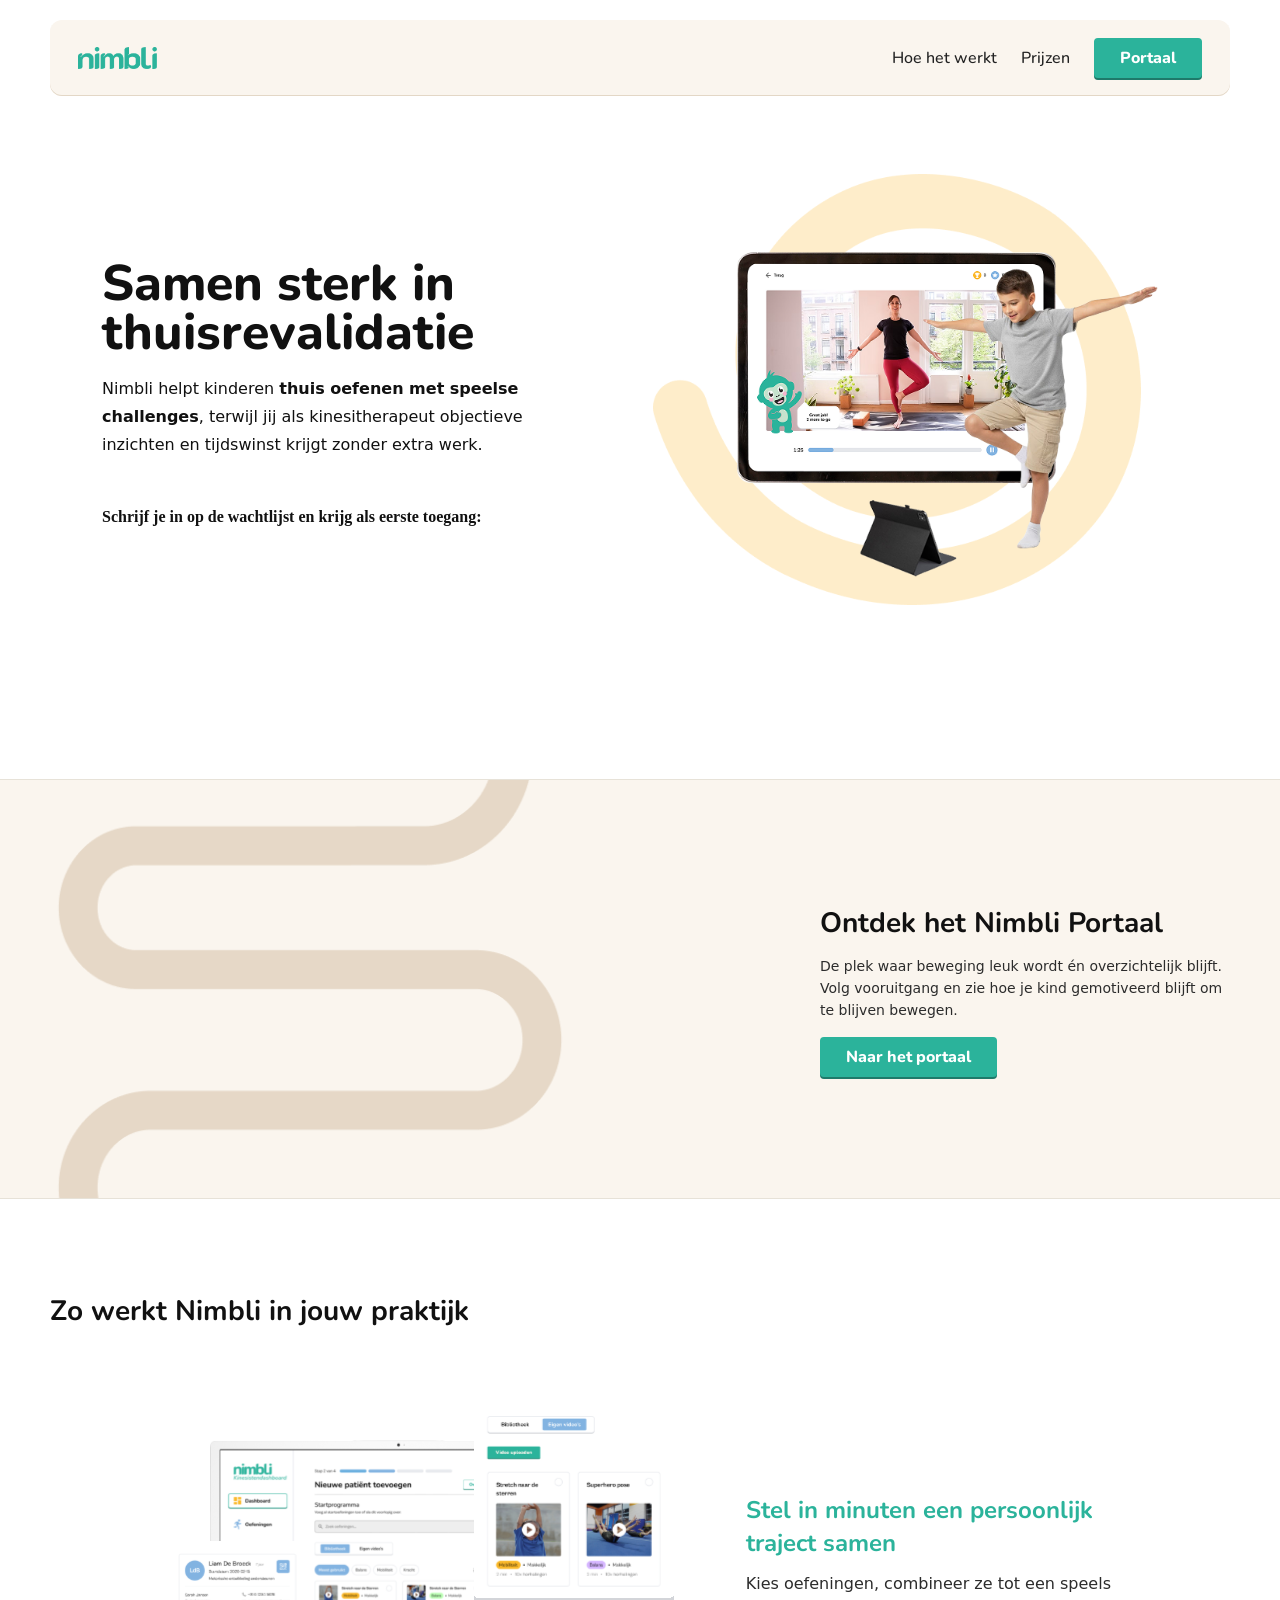
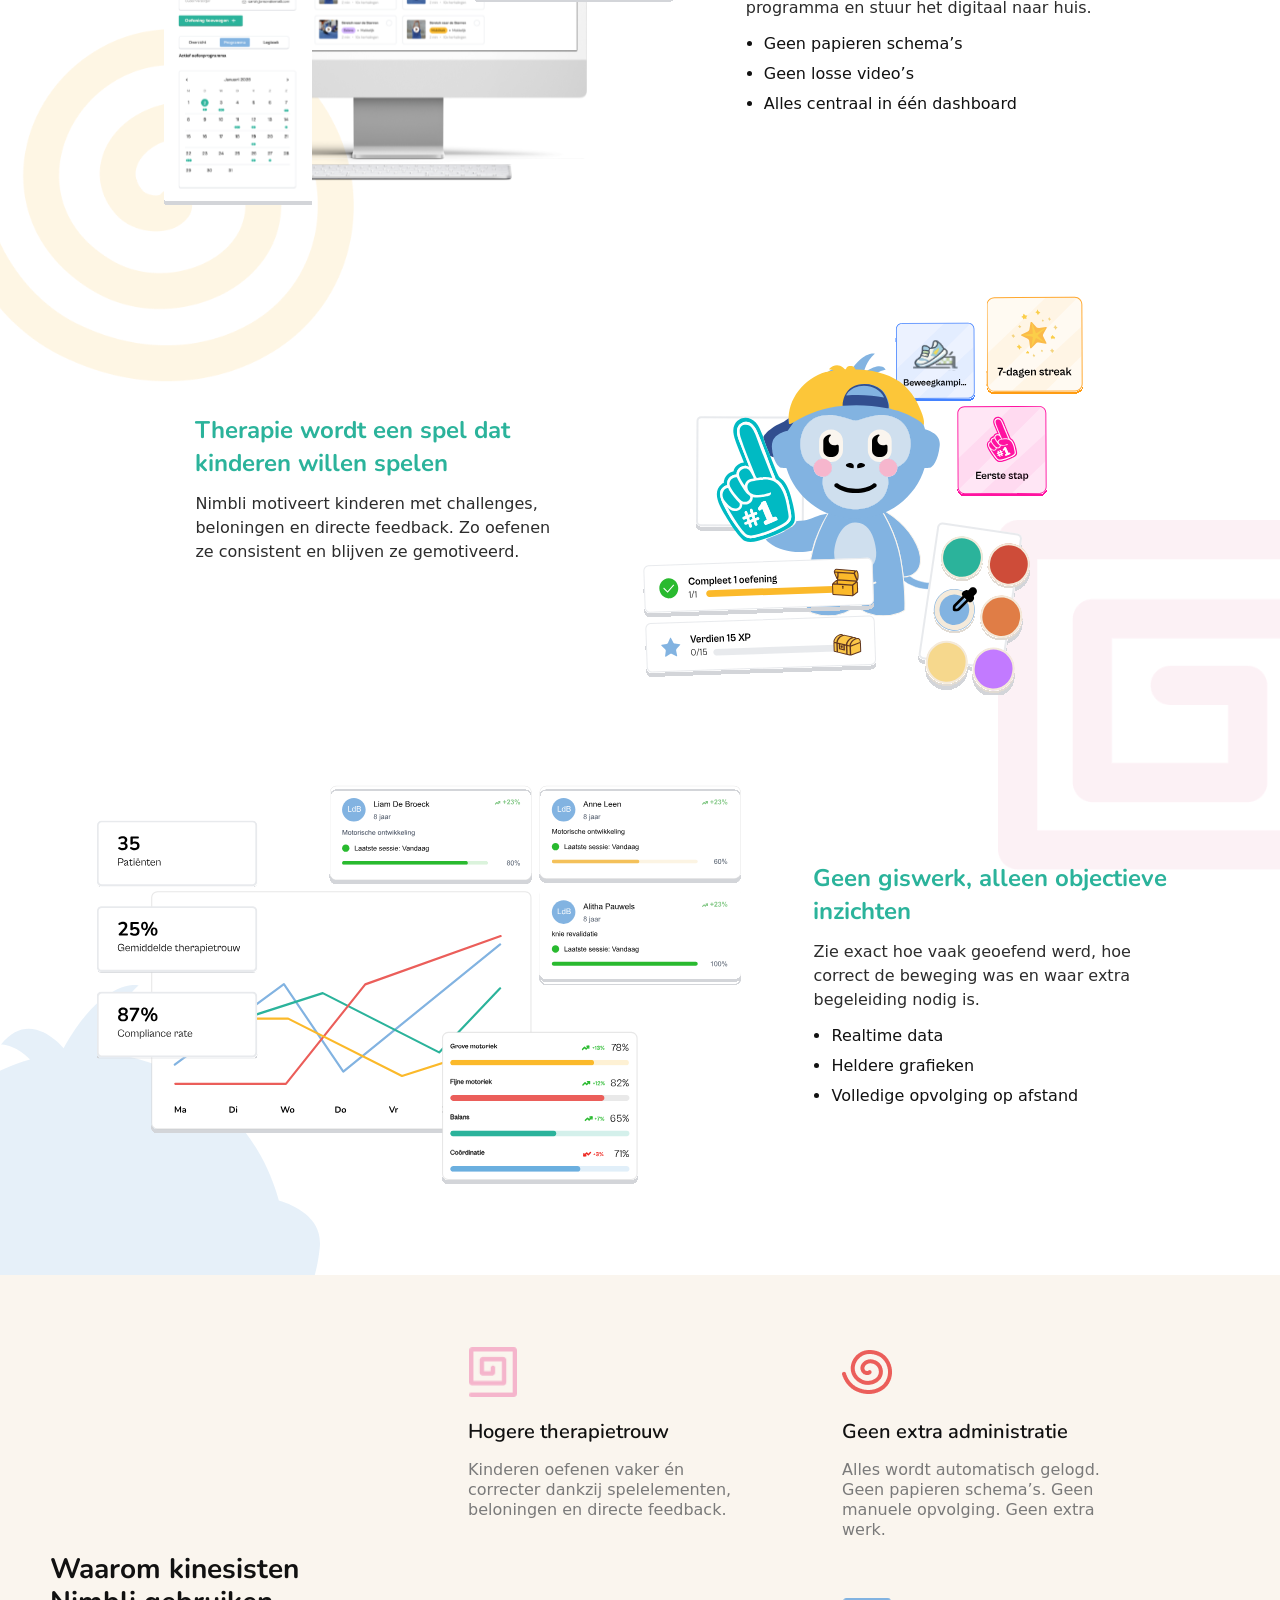
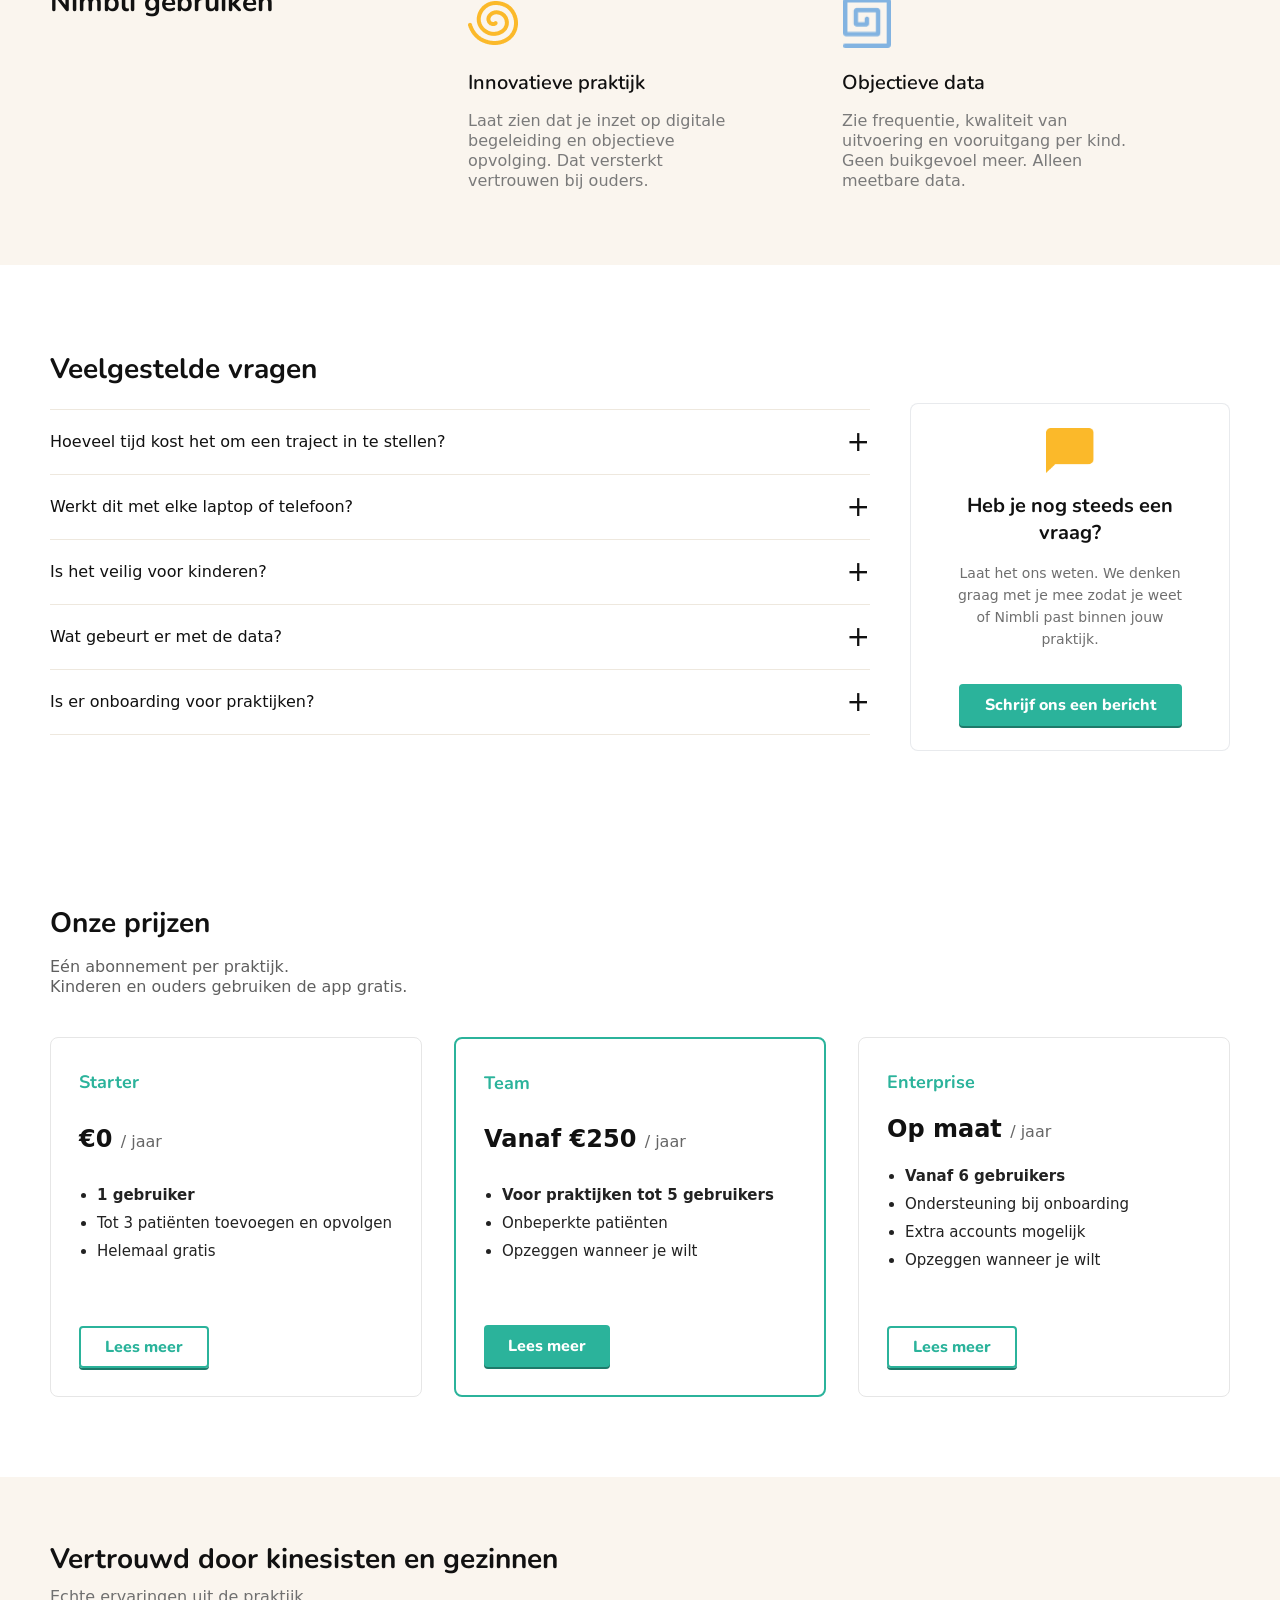
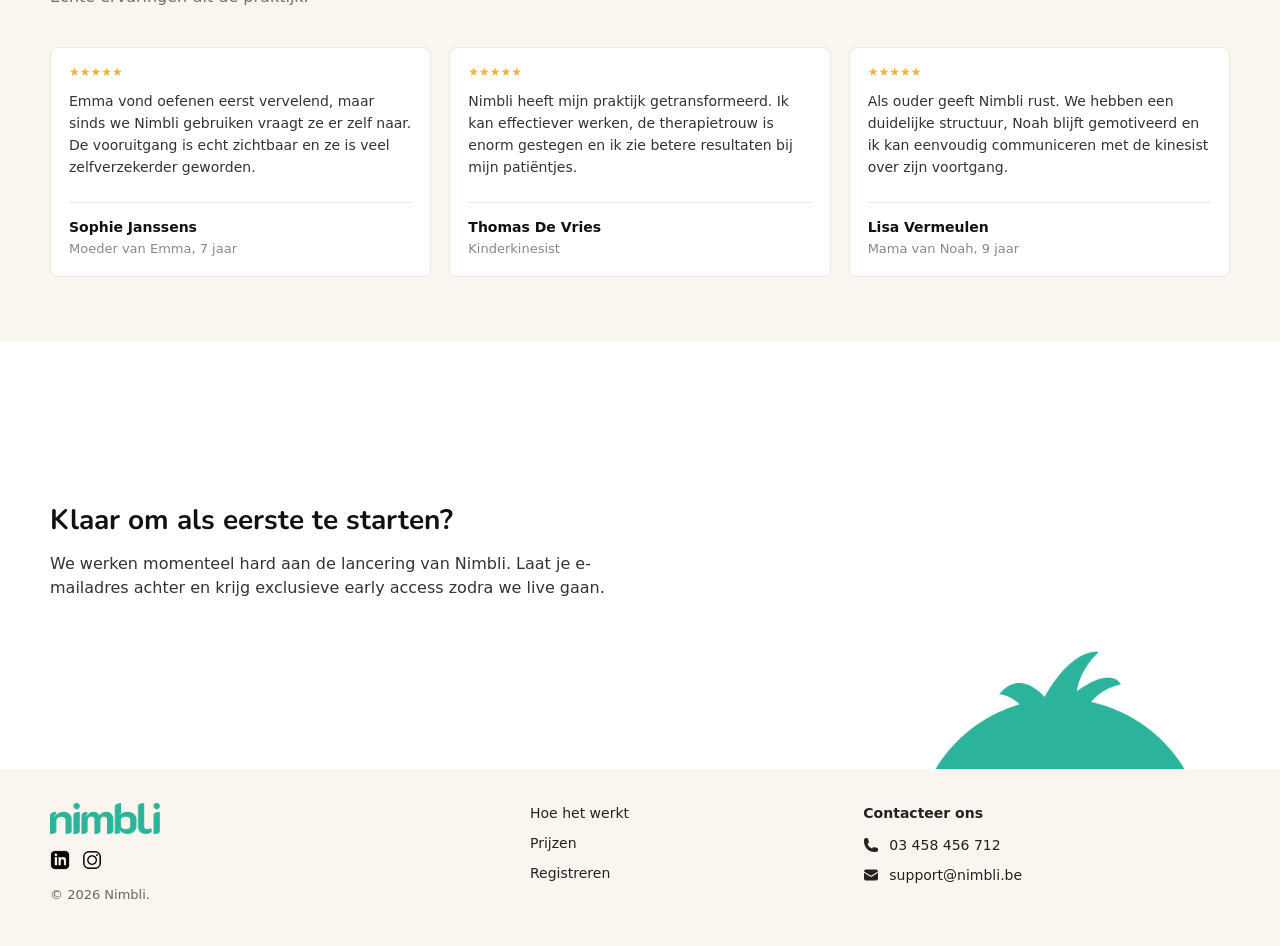
<file: index.html>
<!doctype html>
<html lang="nl">

<head>
    <!-- Google Tag Manager -->
    <script>(function (w, d, s, l, i) {
            w[l] = w[l] || []; w[l].push({
                'gtm.start':
                    new Date().getTime(), event: 'gtm.js'
            }); var f = d.getElementsByTagName(s)[0],
                j = d.createElement(s), dl = l != 'dataLayer' ? '&l=' + l : ''; j.async = true; j.src =
                    'https://www.googletagmanager.com/gtm.js?id=' + i + dl; f.parentNode.insertBefore(j, f);
        })(window, document, 'script', 'dataLayer', 'GTM-PT36XX7K');</script>
    <!-- End Google Tag Manager -->
    <!-- Microsoft Clarity -->
    <script type="text/javascript">
        (function (c, l, a, r, i, t, y) {
            c[a] = c[a] || function () { (c[a].q = c[a].q || []).push(arguments) };
            t = l.createElement(r); t.async = 1; t.src = "https://www.clarity.ms/tag/" + i;
            y = l.getElementsByTagName(r)[0]; y.parentNode.insertBefore(t, y);
        })(window, document, "clarity", "script", "wg4kepsp54");
    </script>

    <meta charset="utf-8" />
    <meta name="viewport" content="width=device-width, initial-scale=1" />

    <title>Nimbli - Samen sterk in thuisrevalidatie</title>
    <link rel="icon" href="favicon.ico" sizes="any">

    <meta name="description"
        content="Nimbli helpt kinesitherapeuten en gezinnen bij thuisrevalidatie met speelse challenges, objectieve inzichten en minder administratie.">
    <meta name="keywords"
        content="praktijk software, therapeuten software, kinesitherapie software, thuisrevalidatie, praktijkbeheer">
    <meta name="author" content="Nimbli">

    <!-- Open Graph -->
    <meta property="og:title" content="Nimbli - Praktijkbeheer">
    <meta property="og:description" content="Efficiënt praktijkbeheer voor therapeuten en begeleiders.">
    <meta property="og:image" content="https://nimbli.be/assets/images/preview.png">
    <meta property="og:url" content="https://nimbli.be/">
    <meta property="og:type" content="website">

    <!-- Twitter -->
    <meta name="twitter:card" content="summary_large_image">
    <meta name="twitter:title" content="Nimbli">
    <meta name="twitter:description" content="Efficiënt praktijkbeheer">
    <meta name="twitter:image" content="https://nimbli.be/banner.png">
    <meta charset="utf-8" />
    <meta name="viewport" content="width=device-width, initial-scale=1" />
    <title>Nimbli - Praktijkbeheer voor therapeuten</title>


    <!-- Fonts -->
    <link rel="preconnect" href="https://fonts.googleapis.com">
    <link rel="preconnect" href="https://fonts.gstatic.com" crossorigin>
    <link href="https://fonts.googleapis.com/css2?family=Nunito:wght@400;500;600;700;800;900&display=swap"
        rel="stylesheet">

    <link rel="stylesheet" href="css/font.css">
    <link rel="stylesheet" href="css/styles.css" />

    <!-- MailerLite Universal -->
<script>
    (function(w,d,e,u,f,l,n){w[f]=w[f]||function(){(w[f].q=w[f].q||[])
    .push(arguments);},l=d.createElement(e),l.async=1,l.src=u,
    n=d.getElementsByTagName(e)[0],n.parentNode.insertBefore(l,n);})
    (window,document,'script','https://assets.mailerlite.com/js/universal.js','ml');
    ml('account', '2282656');
</script>
<!-- End MailerLite Universal -->
</head>

<body>
    <!-- Google Tag Manager (noscript) -->
    <noscript><iframe src="https://www.googletagmanager.com/ns.html?id=GTM-PT36XX7K" height="0" width="0"
            style="display:none;visibility:hidden"></iframe></noscript>
    <!-- End Google Tag Manager (noscript) -->

    <header class="topbar">
        <div class="container topbar__inner">
            <a class="brand" href="index.html" aria-label="Ga naar home">
                <img src="assets/images/Logo.png" alt="nimbli" class="brand__logo" />
            </a>

            <button class="nav-toggle" aria-label="Menu openen" aria-expanded="false" type="button">
                <span></span>
                <span></span>
                <span></span>
            </button>

            <nav class="topnav" aria-label="Hoofdnavigatie">
                <a href="#hoe-het-werkt" class="topnav__link">Hoe het werkt</a>
                <a href="prijzen.html" class="topnav__link">Prijzen</a>
                <a href="#" class="btn btn--primary btn--sm">Portaal</a>
            </nav>
        </div>

        <div class="container mobile-menu" id="mobileMenu">
            <nav class="mobile-menu__nav" aria-label="Mobiele navigatie">
                <a href="#hoe-het-werkt" class="mobile-menu__link">Hoe het werkt</a>
                <a href="prijzen.html" class="mobile-menu__link">Prijzen</a>
                <a href="#" class="btn btn--primary btn--sm mobile-menu__btn">Portaal</a>
            </nav>
        </div>
    </header>

    <main>
        <section class="hero">
            <div class="container hero__inner">
                <div class="hero__copy">
                    <h1 class="hero__title">
                        Samen sterk in<br>
                        thuisrevalidatie
                    </h1>

                    <p class="hero__lead">
                        Nimbli helpt kinderen <strong>thuis oefenen met speelse challenges</strong>, terwijl jij als
                        kinesitherapeut objectieve inzichten en tijdswinst krijgt zonder extra werk.
                    </p>

    
                    <!-- <p class="hero__note">Geen verplichtingen</p> -->
                    <span
                        style="font-size: 16px; font-weight: bold; font-family: 'Cabinet Grotesk', sans serif;">Schrijf
                        je in op de wachtlijst en krijg als eerste toegang:</span>
                    <div class="ml-embedded" data-form="lOY6Vr"></div>
                </div>

                <div class="hero__visual">
                    <img src="assets/images/hero.png" alt="Illustratie van Nimbli voor thuisrevalidatie">
                </div>
            </div>
        </section>

        <section class="portal-strip" aria-label="Nimbli portaal">
            <div class="container portal-strip__inner">
                <div class="portal-strip__left">
                    <div class="portal-path">
                        <img src="assets/images/path.png" alt="" class="portal-strip__path">

                        <img src="assets/images/check-day.png" alt="" class="portal-badge portal-badge--check-1">
                        <img src="assets/images/check-day.png" alt="" class="portal-badge portal-badge--check-2">
                        <img src="assets/images/star-day.png" alt="" class="portal-badge portal-badge--star">
                    </div>
                </div>

                <div class="portal-strip__card">
                    <h2>Ontdek het Nimbli Portaal</h2>
                    <p>
                        De plek waar beweging leuk wordt én overzichtelijk blijft. Volg vooruitgang en zie hoe je kind
                        gemotiveerd blijft om te blijven bewegen.
                    </p>
                    <a class="btn btn--primary btn--sm" href="#">Naar het portaal</a>
                </div>
            </div>
        </section>

        <section class="practice" id="hoe-het-werkt">
            <h2 class="practice__title container">Zo werkt Nimbli in jouw praktijk</h2>

            <div class="container practice__grid">
                <div class="practice__row">
                    <div class="practice__visual">
                        <img src="assets/images/kinedash.svg"
                            alt="Dashboard om een persoonlijk traject samen te stellen">
                    </div>

                    <div class="practice__copy">
                        <h3>Stel in minuten een persoonlijk traject samen</h3>
                        <p class="muted">
                            Kies oefeningen, combineer ze tot een speels programma en stuur het digitaal naar huis.
                        </p>

                        <ul class="practice__list">
                            <li>Geen papieren schema’s</li>
                            <li>Geen losse video’s</li>
                            <li>Alles centraal in één dashboard</li>
                        </ul>
                    </div>
                </div>

                <div class="practice__row practice__row--reverse">
                    <div class="practice__copy">
                        <h3>Therapie wordt een spel dat kinderen willen spelen</h3>
                        <p class="muted">
                            Nimbli motiveert kinderen met challenges, beloningen en directe feedback. Zo oefenen ze
                            consistent en blijven ze gemotiveerd.
                        </p>
                    </div>

                    <div class="practice__visual">
                        <img src="assets/images/kinddash.svg" alt="Kinddashboard met speelse challenges en oefeningen">
                    </div>
                </div>

                <div class="practice__row">
                    <div class="practice__visual practice__row--stats">
                        <img src="assets/images/stats.svg" alt="Dashboard met objectieve inzichten en statistieken">
                    </div>

                    <div class="practice__copy">
                        <h3>Geen giswerk, alleen objectieve inzichten</h3>
                        <p class="muted">
                            Zie exact hoe vaak geoefend werd, hoe correct de beweging was en waar extra begeleiding
                            nodig is.
                        </p>

                        <ul class="practice__list">
                            <li>Realtime data</li>
                            <li>Heldere grafieken</li>
                            <li>Volledige opvolging op afstand</li>
                        </ul>
                    </div>
                </div>
            </div>
        </section>

        <section class="benefits">
            <div class="container benefits__inner">
                <div class="benefits__intro">
                    <h2 class="benefits__title">Waarom kinesisten Nimbli gebruiken</h2>
                </div>

                <div class="benefits__grid">
                    <article class="benefit-card">
                        <img src="assets/images/miniPinkswirl.png" alt="" class="benefit-card__icon">
                        <h3>Hogere therapietrouw</h3>
                        <p class="muted">
                            Kinderen oefenen vaker én correcter dankzij spelelementen, beloningen en directe feedback.
                        </p>
                    </article>

                    <article class="benefit-card">
                        <img src="assets/images/miniRedSwirl.png" alt="" class="benefit-card__icon">
                        <h3>Geen extra administratie</h3>
                        <p class="muted">
                            Alles wordt automatisch gelogd. Geen papieren schema’s. Geen manuele opvolging. Geen extra
                            werk.
                        </p>
                    </article>

                    <article class="benefit-card">
                        <img src="assets/images/miniYellowSwirl.png" alt="" class="benefit-card__icon">
                        <h3>Innovatieve praktijk</h3>
                        <p class="muted">
                            Laat zien dat je inzet op digitale begeleiding en objectieve opvolging. Dat versterkt
                            vertrouwen bij ouders.
                        </p>
                    </article>

                    <article class="benefit-card">
                        <img src="assets/images/miniBlueSwirl.png" alt="" class="benefit-card__icon">
                        <h3>Objectieve data</h3>
                        <p class="muted">
                            Zie frequentie, kwaliteit van uitvoering en vooruitgang per kind. Geen buikgevoel meer.
                            Alleen meetbare data.
                        </p>
                    </article>
                </div>
            </div>
        </section>

        <section class="faq" id="faq">
            <div class="container faq__grid">
                <div class="faq__left">
                    <h2 class="faq__title">Veelgestelde vragen</h2>

                    <div class="faq__list">
                        <details class="faq-item">
                            <summary>Hoeveel tijd kost het om een traject in te stellen?</summary>
                            <div class="faq-item__content">
                                Minder dan 5 minuten. Je kiest oefeningen, combineert ze tot een programma en stuurt het
                                digitaal naar huis.
                            </div>
                        </details>

                        <details class="faq-item">
                            <summary>Werkt dit met elke laptop of telefoon?</summary>
                            <div class="faq-item__content">
                                Ja. Nimbli is volledig web-based en werkt op alle moderne apparaten met internettoegang.
                            </div>
                        </details>

                        <details class="faq-item">
                            <summary>Is het veilig voor kinderen?</summary>
                            <div class="faq-item__content">
                                Ja. Nimbli is ontworpen met de veiligheid van kinderen in gedachten. Alle data is
                                versleuteld en we volgen strikte privacyrichtlijnen.
                            </div>
                        </details>

                        <details class="faq-item">
                            <summary>Wat gebeurt er met de data?</summary>
                            <div class="faq-item__content">
                                Alle data wordt veilig opgeslagen en alleen gebruikt om de voortgang van het kind te
                                volgen en de therapie te optimaliseren. We delen geen data met derden zonder
                                toestemming.
                            </div>
                        </details>

                        <details class="faq-item">
                            <summary>Is er onboarding voor praktijken?</summary>
                            <div class="faq-item__content">
                                Ja. We bieden een uitgebreide onboarding aan voor nieuwe praktijken, inclusief
                                trainingssessies en ondersteuning bij het opzetten van je eerste trajecten.
                            </div>
                        </details>
                    </div>
                </div>

                <aside class="faq-card">
                    <div class="faq-card__badge">
                        <img src="assets/images/message.png" alt="">
                    </div>

                    <h3>Heb je nog steeds een vraag?</h3>
                    <p class="muted">
                        Laat het ons weten. We denken graag met je mee zodat je weet of Nimbli past binnen jouw
                        praktijk.
                    </p>
                    <a class="btn btn--faq" href="contact.html">Schrijf ons een bericht</a>
                </aside>
            </div>
        </section>

        <section class="pricing" id="prijzen">
            <div class="container">
                <h2 class="pricing__title">Onze prijzen</h2>
                <p class="pricing__subtitle">
                    Eén abonnement per praktijk.<br>
                    Kinderen en ouders gebruiken de app gratis.
                </p>

                <div class="pricing__grid">
                    <div class="pricing-card">
                        <h3 class="pricing-card__title">Starter</h3>
                        <div class="pricing-card__price">€0 <span>/ jaar</span></div>

                        <ul>
                            <li><strong>1 gebruiker</strong></li>
                            <li>Tot 3 patiënten toevoegen en opvolgen</li>
                            <li>Helemaal gratis</li>
                        </ul>

                        <a href="prijzen.html" class="btn btn--outline">Lees meer</a>
                    </div>

                    <div class="pricing-card pricing-card--featured">
                        <h3 class="pricing-card__title">Team</h3>
                        <div class="pricing-card__price">Vanaf €250 <span>/ jaar</span></div>

                        <ul>
                            <li><strong>Voor praktijken tot 5 gebruikers</strong></li>
                            <li>Onbeperkte patiënten</li>
                            <li>Opzeggen wanneer je wilt</li>
                        </ul>

                        <a href="prijzen.html" class="btn">Lees meer</a>
                    </div>

                    <div class="pricing-card">
                        <h3 class="pricing-card__title">Enterprise</h3>
                        <div class="pricing-card__price">Op maat <span>/ jaar</span></div>

                        <ul>
                            <li><strong>Vanaf 6 gebruikers</strong></li>
                            <li>Ondersteuning bij onboarding</li>
                            <li>Extra accounts mogelijk</li>
                            <li>Opzeggen wanneer je wilt</li>
                        </ul>

                        <a href="prijzen.html" class="btn btn--outline">Lees meer</a>
                    </div>
                </div>
            </div>
        </section>

        <section class="testimonials">
            <div class="container">
                <h2 class="testimonials__title">Vertrouwd door kinesisten en gezinnen</h2>
                <p class="testimonials__subtitle">Echte ervaringen uit de praktijk.</p>

                <div class="testimonials__grid">
                    <article class="t-card">
                        <div class="t-card__stars">★★★★★</div>
                        <p class="t-card__text">
                            Emma vond oefenen eerst vervelend, maar sinds we Nimbli gebruiken vraagt ze er zelf naar. De
                            vooruitgang is echt zichtbaar en ze is veel zelfverzekerder geworden.
                        </p>
                        <div class="t-card__meta">
                            <strong>Sophie Janssens</strong>
                            <span>Moeder van Emma, 7 jaar</span>
                        </div>
                    </article>

                    <article class="t-card">
                        <div class="t-card__stars">★★★★★</div>
                        <p class="t-card__text">
                            Nimbli heeft mijn praktijk getransformeerd. Ik kan effectiever werken, de therapietrouw is
                            enorm gestegen en ik zie betere resultaten bij mijn patiëntjes.
                        </p>
                        <div class="t-card__meta">
                            <strong>Thomas De Vries</strong>
                            <span>Kinderkinesist</span>
                        </div>
                    </article>

                    <article class="t-card">
                        <div class="t-card__stars">★★★★★</div>
                        <p class="t-card__text">
                            Als ouder geeft Nimbli rust. We hebben een duidelijke structuur, Noah blijft gemotiveerd en
                            ik kan eenvoudig communiceren met de kinesist over zijn voortgang.
                        </p>
                        <div class="t-card__meta">
                            <strong>Lisa Vermeulen</strong>
                            <span>Mama van Noah, 9 jaar</span>
                        </div>
                    </article>
                </div>
            </div>
        </section>

        <section class="final-cta">
            <div class="container cta">
                <div class="cta__content">
                    <h2>Klaar om als eerste te starten?</h2>
                    <p>We werken momenteel hard aan de lancering van Nimbli.
                        Laat je e-mailadres achter en krijg exclusieve early access zodra we live gaan.</p>
                    <div class="ml-embedded" data-form="rIYcTu"></div>
                </div>

                <div class="cta__visual" aria-hidden="true">
                    <img src="assets/images/cta-monkey-base.png" alt="" class="cta-monkey">
                    <img src="assets/images/cta-monkey-stars.png" alt="" class="cta-stars">
                </div>
            </div>
        </section>
    </main>

    <footer class="footer" id="contact">
        <div class="container footer__grid">
            <div class="footer__brand">
                <img src="assets/images/Logo.png" alt="nimbli" class="footer__logo">

                <div class="footer__socials">
                    <a href="#" aria-label="LinkedIn">
                        <img src="assets/images/linkedin.png" alt="LinkedIn">
                    </a>
                    <a href="#" aria-label="Instagram">
                        <img src="assets/images/instagram.png" alt="Instagram">
                    </a>
                </div>

                <p class="footer__copyright">© 2026 Nimbli.</p>
            </div>

            <div class="footer__col">
                <a href="#hoe-het-werkt">Hoe het werkt</a>
                <a href="prijzen.html">Prijzen</a>
                <a href="onboarding.html">Registreren</a>
            </div>

            <div class="footer__col footer__contact">
                <p>Contacteer ons</p>

                <a href="tel:03458456712">
                    <svg viewBox="0 0 24 24" fill="currentColor" aria-hidden="true">
                        <path fill-rule="evenodd"
                            d="M1.5 4.5a3 3 0 0 1 3-3h1.372c.86 0 1.61.586 1.819 1.42l1.105 4.423a1.875 1.875 0 0 1-.694 1.955l-1.293.97c-.135.101-.164.249-.126.352a11.285 11.285 0 0 0 6.697 6.697c.103.038.25.009.352-.126l.97-1.293a1.875 1.875 0 0 1 1.955-.694l4.423 1.105c.834.209 1.42.959 1.42 1.82V19.5a3 3 0 0 1-3 3h-2.25C8.552 22.5 1.5 15.448 1.5 6.75V4.5Z"
                            clip-rule="evenodd" />
                    </svg>
                    <span>03 458 456 712</span>
                </a>

                <a href="mailto:support@nimbli.be">
                    <svg viewBox="0 0 24 24" fill="currentColor" aria-hidden="true">
                        <path
                            d="M1.5 8.67v8.58a3 3 0 0 0 3 3h15a3 3 0 0 0 3-3V8.67l-8.928 5.493a3 3 0 0 1-3.144 0L1.5 8.67Z" />
                        <path
                            d="M22.5 6.908V6.75a3 3 0 0 0-3-3h-15a3 3 0 0 0-3 3v.158l9.714 5.978a1.5 1.5 0 0 0 1.572 0L22.5 6.908Z" />
                    </svg>
                    <span>support@nimbli.be</span>
                </a>
            </div>
        </div>
    </footer>

    <script>
        const navToggle = document.querySelector('.nav-toggle');
        const mobileMenu = document.getElementById('mobileMenu');

        if (navToggle && mobileMenu) {
            navToggle.addEventListener('click', () => {
                const isOpen = navToggle.classList.toggle('is-open');
                mobileMenu.classList.toggle('is-open', isOpen);
                navToggle.setAttribute('aria-expanded', isOpen ? 'true' : 'false');
            });

            mobileMenu.querySelectorAll('a').forEach(link => {
                link.addEventListener('click', () => {
                    navToggle.classList.remove('is-open');
                    mobileMenu.classList.remove('is-open');
                    navToggle.setAttribute('aria-expanded', 'false');
                });
            });
        }

        const portalStrip = document.querySelector('.portal-strip');
        const portalBadges = document.querySelectorAll('.portal-badge');
        let portalAnimated = false;

        function animatePortalBadges() {
            if (portalAnimated) return;
            portalAnimated = true;

            portalBadges.forEach((badge, index) => {
                setTimeout(() => {
                    badge.classList.add('is-visible');
                }, index * 500);
            });
        }

        if (portalStrip && portalBadges.length) {
            const observer = new IntersectionObserver((entries) => {
                entries.forEach((entry) => {
                    if (entry.isIntersecting) {
                        animatePortalBadges();
                        observer.unobserve(entry.target);
                    }
                });
            }, {
                threshold: 0.8
            });

            observer.observe(portalStrip);
        }


        const cta = document.querySelector('.cta');
        const btn = document.querySelector('.cta .btn');

        if (cta && btn) {
    btn.addEventListener('mouseenter', () => {
        cta.classList.add('is-excited');
    });

    btn.addEventListener('mouseleave', () => {
        cta.classList.remove('is-excited');
    });
}
    </script>


</body>

</html>
</file>
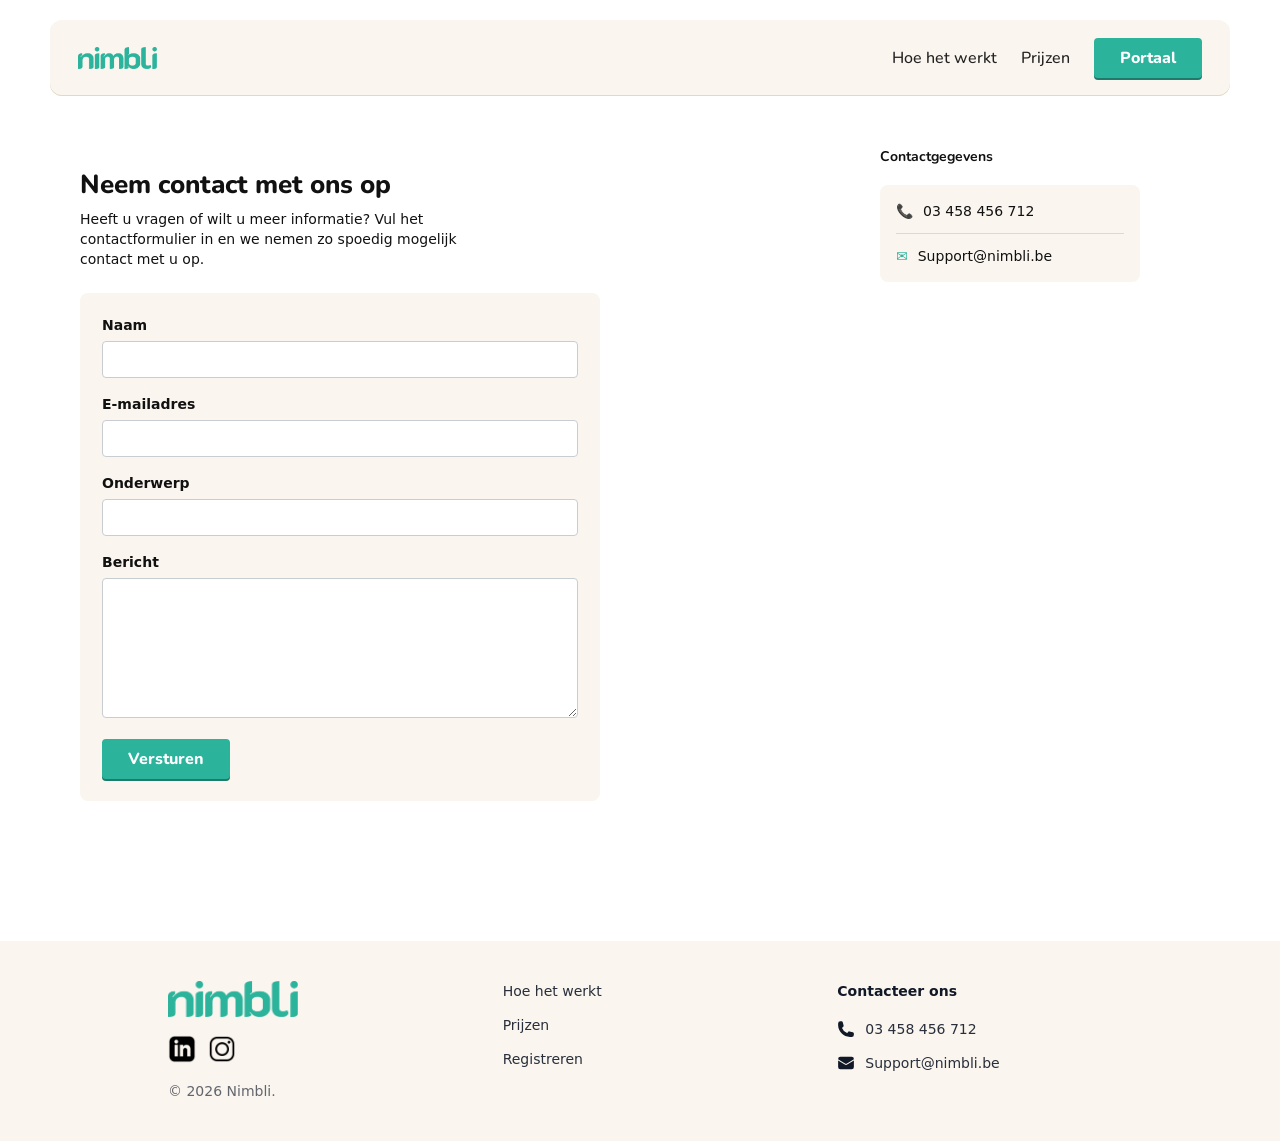
<file: contact.html>
<!doctype html>
<html lang="nl">

<head>
    <!-- Google Tag Manager -->
    <script>(function (w, d, s, l, i) {
            w[l] = w[l] || []; w[l].push({
                'gtm.start':
                    new Date().getTime(), event: 'gtm.js'
            }); var f = d.getElementsByTagName(s)[0],
                j = d.createElement(s), dl = l != 'dataLayer' ? '&l=' + l : ''; j.async = true; j.src =
                    'https://www.googletagmanager.com/gtm.js?id=' + i + dl; f.parentNode.insertBefore(j, f);
        })(window, document, 'script', 'dataLayer', 'GTM-PT36XX7K');</script>
    <!-- End Google Tag Manager -->
    <!-- Microsoft Clarity -->
    <script type="text/javascript">
        (function (c, l, a, r, i, t, y) {
            c[a] = c[a] || function () { (c[a].q = c[a].q || []).push(arguments) };
            t = l.createElement(r); t.async = 1; t.src = "https://www.clarity.ms/tag/" + i;
            y = l.getElementsByTagName(r)[0]; y.parentNode.insertBefore(t, y);
        })(window, document, "clarity", "script", "wg4kepsp54");
    </script>
    <meta charset="utf-8" />
    <meta name="viewport" content="width=device-width, initial-scale=1" />
    <title>Nimbli — Contact</title>
    <link rel="icon" href="favicon.ico" sizes="any">

    <link rel="preconnect" href="https://fonts.googleapis.com">
    <link rel="preconnect" href="https://fonts.gstatic.com" crossorigin>
    <link href="https://fonts.googleapis.com/css2?family=Nunito:wght@400;500;600;700;800;900&display=swap"
        rel="stylesheet">
    <link rel="fonts" href="css/font.css" />

    <link rel="stylesheet" href="css/contact.css" />
</head>

<body>
    <!-- Google Tag Manager (noscript) -->
    <noscript><iframe src="https://www.googletagmanager.com/ns.html?id=GTM-PT36XX7K" height="0" width="0"
            style="display:none;visibility:hidden"></iframe></noscript>
    <!-- End Google Tag Manager (noscript) -->
    <!-- HEADER -->
    <header class="topbar">
        <div class="container topbar__inner">
            <a class="brand" href="index.html">
                <img src="assets/images/Logo.png" alt="nimbli" class="brand__logo" />
            </a>

            <button class="nav-toggle" aria-label="Menu openen" aria-expanded="false" type="button">
                <span></span>
                <span></span>
                <span></span>
            </button>

            <nav class="topnav">
                <a href="index.html#hoe-het-werkt" class="topnav__link">Hoe het werkt</a>
                <a href="prijzen.html" class="topnav__link">Prijzen</a>
                <a href="onboarding.html" class="btn btn--primary btn--sm">Portaal</a>
            </nav>
        </div>

        <div class="container mobile-menu" id="mobileMenu">
            <nav class="mobile-menu__nav">
                <a href="index.html#hoe-het-werkt" class="mobile-menu__link">Hoe het werkt</a>
                <a href="prijzen.html" class="mobile-menu__link">Prijzen</a>
                <a href="onboarding.html" class="btn btn--primary btn--sm mobile-menu__btn">Portaal</a>
            </nav>
        </div>
    </header>

    <main class="contact-page">
        <div class="container contact-page__container">

            <div class="contact-grid">

                <!-- LINKER KANT -->
                <div class="contact-left">

                    <h1 class="contact-title">Neem contact met ons op</h1>

                    <p class="contact-intro">
                        Heeft u vragen of wilt u meer informatie? Vul het contactformulier
                        in en we nemen zo spoedig mogelijk contact met u op.
                    </p>

                    <form class="contact-form">

                        <div class="form-group">
                            <label>Naam</label>
                            <input type="text">
                        </div>

                        <div class="form-group">
                            <label>E-mailadres</label>
                            <input type="email">
                        </div>

                        <div class="form-group">
                            <label>Onderwerp</label>
                            <input type="text">
                        </div>

                        <div class="form-group">
                            <label>Bericht</label>
                            <textarea rows="6"></textarea>
                        </div>

                        <button class="btn btn--primary btn--sm">Versturen</button>

                    </form>

                </div>

                <!-- RECHTER KANT -->
                <div class="contact-right">

                    <h3 class="contact-info-title">Contactgegevens</h3>

                    <div class="contact-card">

                        <div class="contact-info">
                            <span class="contact-icon">📞</span>
                            <span>03 458 456 712</span>
                        </div>

                        <div class="contact-divider"></div>

                        <div class="contact-info">
                            <span class="contact-icon">✉️</span>
                            <span>Support@nimbli.be</span>
                        </div>

                    </div>

                </div>

            </div>

        </div>
    </main>

    <!-- FOOTER -->
    <footer class="footer" id="contact">
        <div class="container footer__grid">

            <div class="footer__brand">
                <img src="assets/images/Logo.png" alt="nimbli" class="footer__logo" />

                <div class="footer__socials">
                    <a href="#" aria-label="LinkedIn">
                        <img src="assets/images/linkedin.png" alt="LinkedIn">
                    </a>
                    <a href="#" aria-label="Instagram">
                        <img src="assets/images/instagram.png" alt="Instagram">
                    </a>
                </div>

                <p class="footer__copyright">© 2026 Nimbli.</p>
            </div>

            <div class="footer__col">
                <a href="index.html#hoe-het-werkt">Hoe het werkt</a>
                <a href="prijzen.html">Prijzen</a>
                <a href="onboarding.html">Registreren</a>
            </div>

            <div class="footer__col footer__contact">
                <p>Contacteer ons</p>

                <a href="tel:03458456712">
                    <svg viewBox="0 0 24 24" fill="currentColor" aria-hidden="true">
                        <path fill-rule="evenodd"
                            d="M1.5 4.5a3 3 0 0 1 3-3h1.372c.86 0 1.61.586 1.819 1.42l1.105 4.423a1.875 1.875 0 0 1-.694 1.955l-1.293.97c-.135.101-.164.249-.126.352a11.285 11.285 0 0 0 6.697 6.697c.103.038.25.009.352-.126l.97-1.293a1.875 1.875 0 0 1 1.955-.694l4.423 1.105c.834.209 1.42.959 1.42 1.82V19.5a3 3 0 0 1-3 3h-2.25C8.552 22.5 1.5 15.448 1.5 6.75V4.5Z"
                            clip-rule="evenodd" />
                    </svg>
                    <span>03 458 456 712</span>
                </a>

                <a href="mailto:Support@nimbli.be">
                    <svg viewBox="0 0 24 24" fill="currentColor" aria-hidden="true">
                        <path
                            d="M1.5 8.67v8.58a3 3 0 0 0 3 3h15a3 3 0 0 0 3-3V8.67l-8.928 5.493a3 3 0 0 1-3.144 0L1.5 8.67Z" />
                        <path
                            d="M22.5 6.908V6.75a3 3 0 0 0-3-3h-15a3 3 0 0 0-3 3v.158l9.714 5.978a1.5 1.5 0 0 0 1.572 0L22.5 6.908Z" />
                    </svg>
                    <span>Support@nimbli.be</span>
                </a>
            </div>

        </div>
    </footer>

    <script>
        const navToggle = document.querySelector('.nav-toggle');
        const mobileMenu = document.getElementById('mobileMenu');

        if (navToggle && mobileMenu) {
            navToggle.addEventListener('click', () => {
                const isOpen = navToggle.classList.toggle('is-open');
                mobileMenu.classList.toggle('is-open', isOpen);
                navToggle.setAttribute('aria-expanded', isOpen ? 'true' : 'false');
            });

            mobileMenu.querySelectorAll('a').forEach(link => {
                link.addEventListener('click', () => {
                    navToggle.classList.remove('is-open');
                    mobileMenu.classList.remove('is-open');
                    navToggle.setAttribute('aria-expanded', 'false');
                });
            });
        }
    </script>
</body>

</html>
</file>
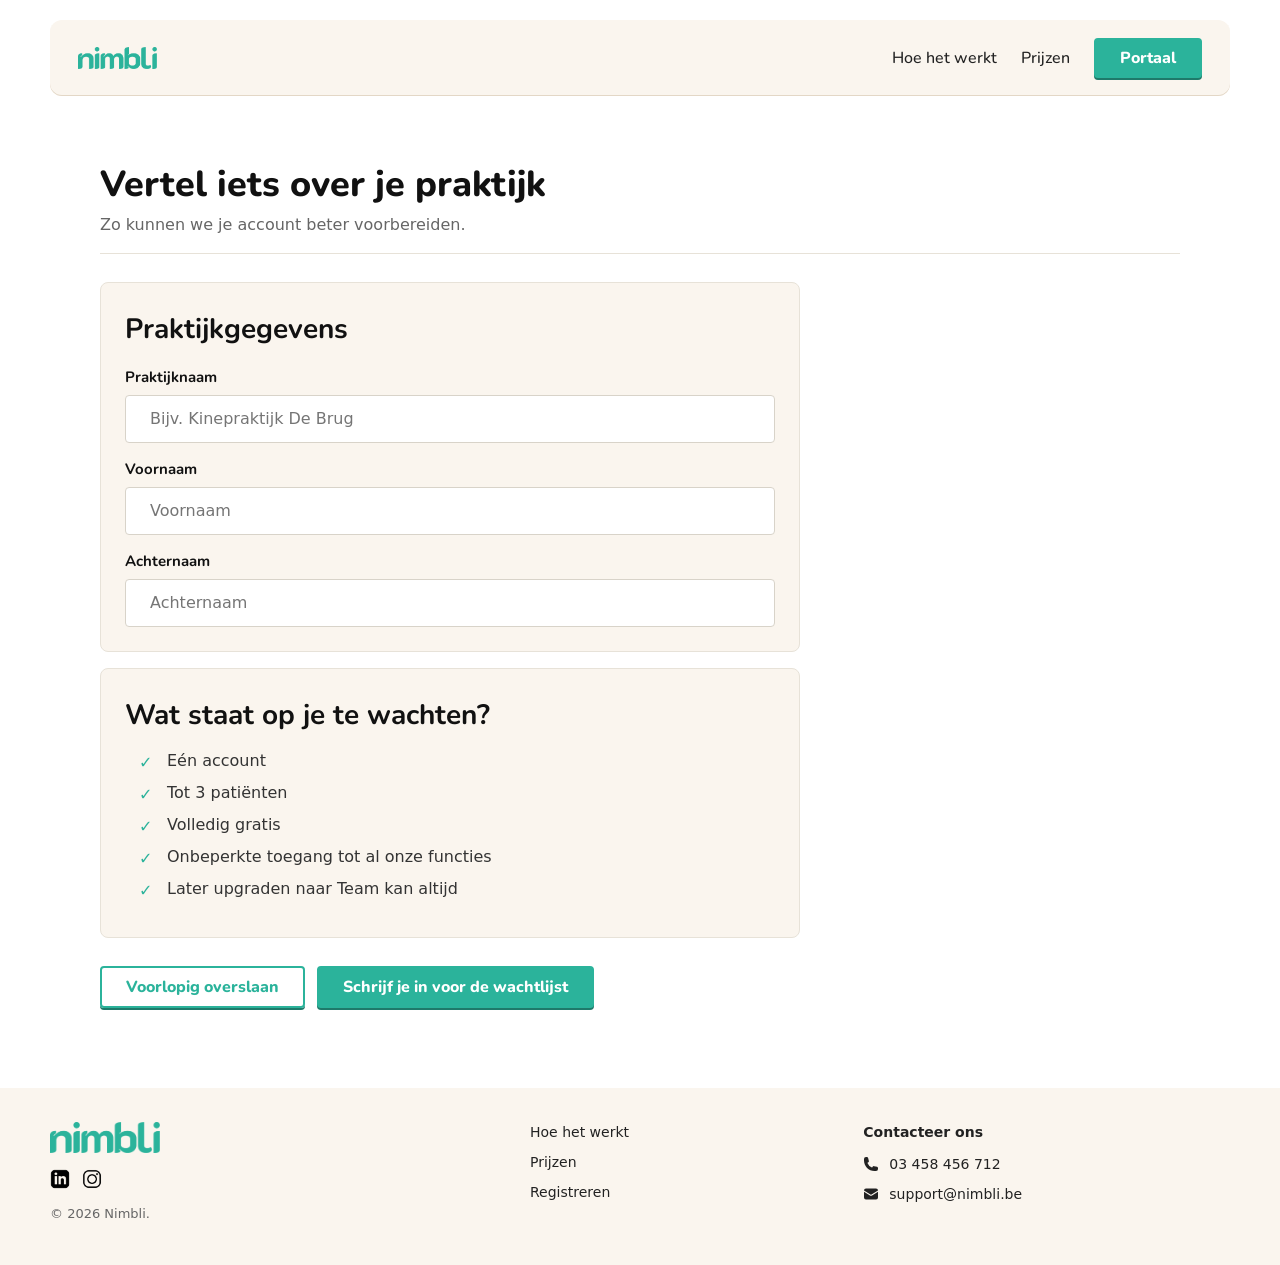
<file: onboarding.html>
<!doctype html>
<html lang="nl">

<head>
    <!-- Google Tag Manager -->
    <script>(function (w, d, s, l, i) {
            w[l] = w[l] || []; w[l].push({
                'gtm.start':
                    new Date().getTime(), event: 'gtm.js'
            }); var f = d.getElementsByTagName(s)[0],
                j = d.createElement(s), dl = l != 'dataLayer' ? '&l=' + l : ''; j.async = true; j.src =
                    'https://www.googletagmanager.com/gtm.js?id=' + i + dl; f.parentNode.insertBefore(j, f);
        })(window, document, 'script', 'dataLayer', 'GTM-PT36XX7K');</script>
    <!-- End Google Tag Manager -->
     
    <!-- Microsoft Clarity -->
    <script type="text/javascript">
        (function (c, l, a, r, i, t, y) {
            c[a] = c[a] || function () { (c[a].q = c[a].q || []).push(arguments) };
            t = l.createElement(r); t.async = 1; t.src = "https://www.clarity.ms/tag/" + i;
            y = l.getElementsByTagName(r)[0]; y.parentNode.insertBefore(t, y);
        })(window, document, "clarity", "script", "wg4kepsp54");
    </script>

    <meta charset="utf-8" />
    <meta name="viewport" content="width=device-width, initial-scale=1" />

    <title>Nimbli — Je praktijk instellen</title>
    <link rel="icon" href="favicon.ico" sizes="any">

    <meta name="description"
        content="Nimbli helpt kinesitherapeuten en gezinnen bij thuisrevalidatie met speelse challenges, objectieve inzichten en minder administratie.">
    <meta name="keywords"
        content="praktijk software, therapeuten software, kinesitherapie software, thuisrevalidatie, praktijkbeheer">
    <meta name="author" content="Nimbli">

    <!-- Open Graph -->
    <meta property="og:title" content="Nimbli — Praktijkbeheer">
    <meta property="og:description" content="Efficiënt praktijkbeheer voor therapeuten en begeleiders.">
    <meta property="og:image" content="https://nimbli.be/banner.png">
    <meta property="og:url" content="https://nimbli.be/">
    <meta property="og:type" content="website">

    <!-- Twitter -->
    <meta name="twitter:card" content="summary_large_image">
    <meta name="twitter:title" content="Nimbli">
    <meta name="twitter:description" content="Efficiënt praktijkbeheer">
    <meta name="twitter:image" content="https://nimbli.be/banner.png">

    <!-- Fonts -->
    <link rel="preconnect" href="https://fonts.googleapis.com">
    <link rel="preconnect" href="https://fonts.gstatic.com" crossorigin>
    <link href="https://fonts.googleapis.com/css2?family=Nunito:wght@400;500;600;700;800;900&display=swap"
        rel="stylesheet">

    <link rel="stylesheet" href="css/font.css">
    <link rel="stylesheet" href="css/styles.css" />
</head>

<body class="signup-page">
    <!-- Google Tag Manager (noscript) -->
    <noscript><iframe src="https://www.googletagmanager.com/ns.html?id=GTM-PT36XX7K" height="0" width="0"
            style="display:none;visibility:hidden"></iframe></noscript>
    <!-- End Google Tag Manager (noscript) -->

    <header class="topbar">
        <div class="container topbar__inner">
            <a class="brand" href="index.html" aria-label="Ga naar home">
                <img src="assets/images/Logo.png" alt="nimbli" class="brand__logo" />
            </a>

            <button class="nav-toggle" aria-label="Menu openen" aria-expanded="false" type="button">
                <span></span>
                <span></span>
                <span></span>
            </button>

            <nav class="topnav" aria-label="Hoofdnavigatie">
                <a href="index.html#hoe-het-werkt" class="topnav__link">Hoe het werkt</a>
                <a href="prijzen.html" class="topnav__link">Prijzen</a>
                <a href="onboarding.html" class="btn btn--primary btn--sm">Portaal</a>
            </nav>
        </div>

        <div class="container mobile-menu" id="mobileMenu">
            <nav class="mobile-menu__nav" aria-label="Mobiele navigatie">
                <a href="index.html#hoe-het-werkt" class="mobile-menu__link">Hoe het werkt</a>
                <a href="prijzen.html" class="mobile-menu__link">Prijzen</a>
                <a href="onboarding.html" class="btn btn--primary btn--sm mobile-menu__btn">Portaal</a>
            </nav>
        </div>
    </header>

    <main class="signup-onboarding">
        <section class="onboarding">
            <div class="container onboarding__wrap">
                <div class="onboarding__header">
                    <div>
                        <h1>Vertel iets over je praktijk</h1>
                        <p>Zo kunnen we je account beter voorbereiden.</p>
                    </div>
                </div>

                <form class="onboarding-form" id="waitlistForm">
                    <div class="onboarding-grid">
                        <div class="onboarding-card">
                            <h2>Praktijkgegevens</h2>

                            <label class="form-field">
                                <span>Praktijknaam</span>
                                <input type="text" name="praktijknaam" placeholder="Bijv. Kinepraktijk De Brug">
                            </label>

                            <div class="form-row">
                                <label class="form-field">
                                    <span>Voornaam</span>
                                    <input type="text" name="voornaam" placeholder="Voornaam">
                                </label>

                                <label class="form-field">
                                    <span>Achternaam</span>
                                    <input type="text" name="achternaam" placeholder="Achternaam">
                                </label>
                            </div>
                        </div>
                    </div>

                    <div class="onboarding-card onboarding-card--soft">
                        <h2>Wat staat op je te wachten?</h2>

                        <ul class="check-list">
                            <li>Eén account</li>
                            <li>Tot 3 patiënten</li>
                            <li>Volledig gratis</li>
                            <li>Onbeperkte toegang tot al onze functies</li>
                            <li>Later upgraden naar Team kan altijd</li>
                        </ul>
                    </div>

                    <div class="onboarding-actions">
                        <button type="submit" name="action" value="skip" class="btn btn--outline">
                            Voorlopig overslaan
                        </button>

                        <button type="submit" name="action" value="full" class="btn btn--primary">
                            Schrijf je in voor de wachtlijst
                        </button>
                    </div>
                </form>
            </div>
        </section>
    </main>

    <footer class="footer" id="contact">
        <div class="container footer__grid">
            <div class="footer__brand">
                <img src="assets/images/Logo.png" alt="nimbli" class="footer__logo">

                <div class="footer__socials">
                    <a href="#" aria-label="LinkedIn">
                        <img src="assets/images/linkedin.png" alt="LinkedIn">
                    </a>
                    <a href="#" aria-label="Instagram">
                        <img src="assets/images/instagram.png" alt="Instagram">
                    </a>
                </div>

                <p class="footer__copyright">© 2026 Nimbli.</p>
            </div>

            <div class="footer__col">
                <a href="index.html#hoe-het-werkt">Hoe het werkt</a>
                <a href="prijzen.html">Prijzen</a>
                <a href="onboarding.html">Registreren</a>
            </div>

            <div class="footer__col footer__contact">
                <p>Contacteer ons</p>

                <a href="tel:03458456712">
                    <svg viewBox="0 0 24 24" fill="currentColor" aria-hidden="true">
                        <path fill-rule="evenodd"
                            d="M1.5 4.5a3 3 0 0 1 3-3h1.372c.86 0 1.61.586 1.819 1.42l1.105 4.423a1.875 1.875 0 0 1-.694 1.955l-1.293.97c-.135.101-.164.249-.126.352a11.285 11.285 0 0 0 6.697 6.697c.103.038.25.009.352-.126l.97-1.293a1.875 1.875 0 0 1 1.955-.694l4.423 1.105c.834.209 1.42.959 1.42 1.82V19.5a3 3 0 0 1-3 3h-2.25C8.552 22.5 1.5 15.448 1.5 6.75V4.5Z"
                            clip-rule="evenodd" />
                    </svg>
                    <span>03 458 456 712</span>
                </a>

                <a href="mailto:support@nimbli.be">
                    <svg viewBox="0 0 24 24" fill="currentColor" aria-hidden="true">
                        <path
                            d="M1.5 8.67v8.58a3 3 0 0 0 3 3h15a3 3 0 0 0 3-3V8.67l-8.928 5.493a3 3 0 0 1-3.144 0L1.5 8.67Z" />
                        <path
                            d="M22.5 6.908V6.75a3 3 0 0 0-3-3h-15a3 3 0 0 0-3 3v.158l9.714 5.978a1.5 1.5 0 0 0 1.572 0L22.5 6.908Z" />
                    </svg>
                    <span>support@nimbli.be</span>
                </a>
            </div>
        </div>
    </footer>

    <script>
        if (navToggle && mobileMenu) {
            navToggle.addEventListener('click', () => {
                const isOpen = navToggle.classList.toggle('is-open');
                mobileMenu.classList.toggle('is-open', isOpen);
                navToggle.setAttribute('aria-expanded', isOpen ? 'true' : 'false');
            });

            mobileMenu.querySelectorAll('a').forEach(link => {
                link.addEventListener('click', () => {
                    navToggle.classList.remove('is-open');
                    mobileMenu.classList.remove('is-open');
                    navToggle.setAttribute('aria-expanded', 'false');
                });
            });
        }
    </script>
</body>

</html>
</file>
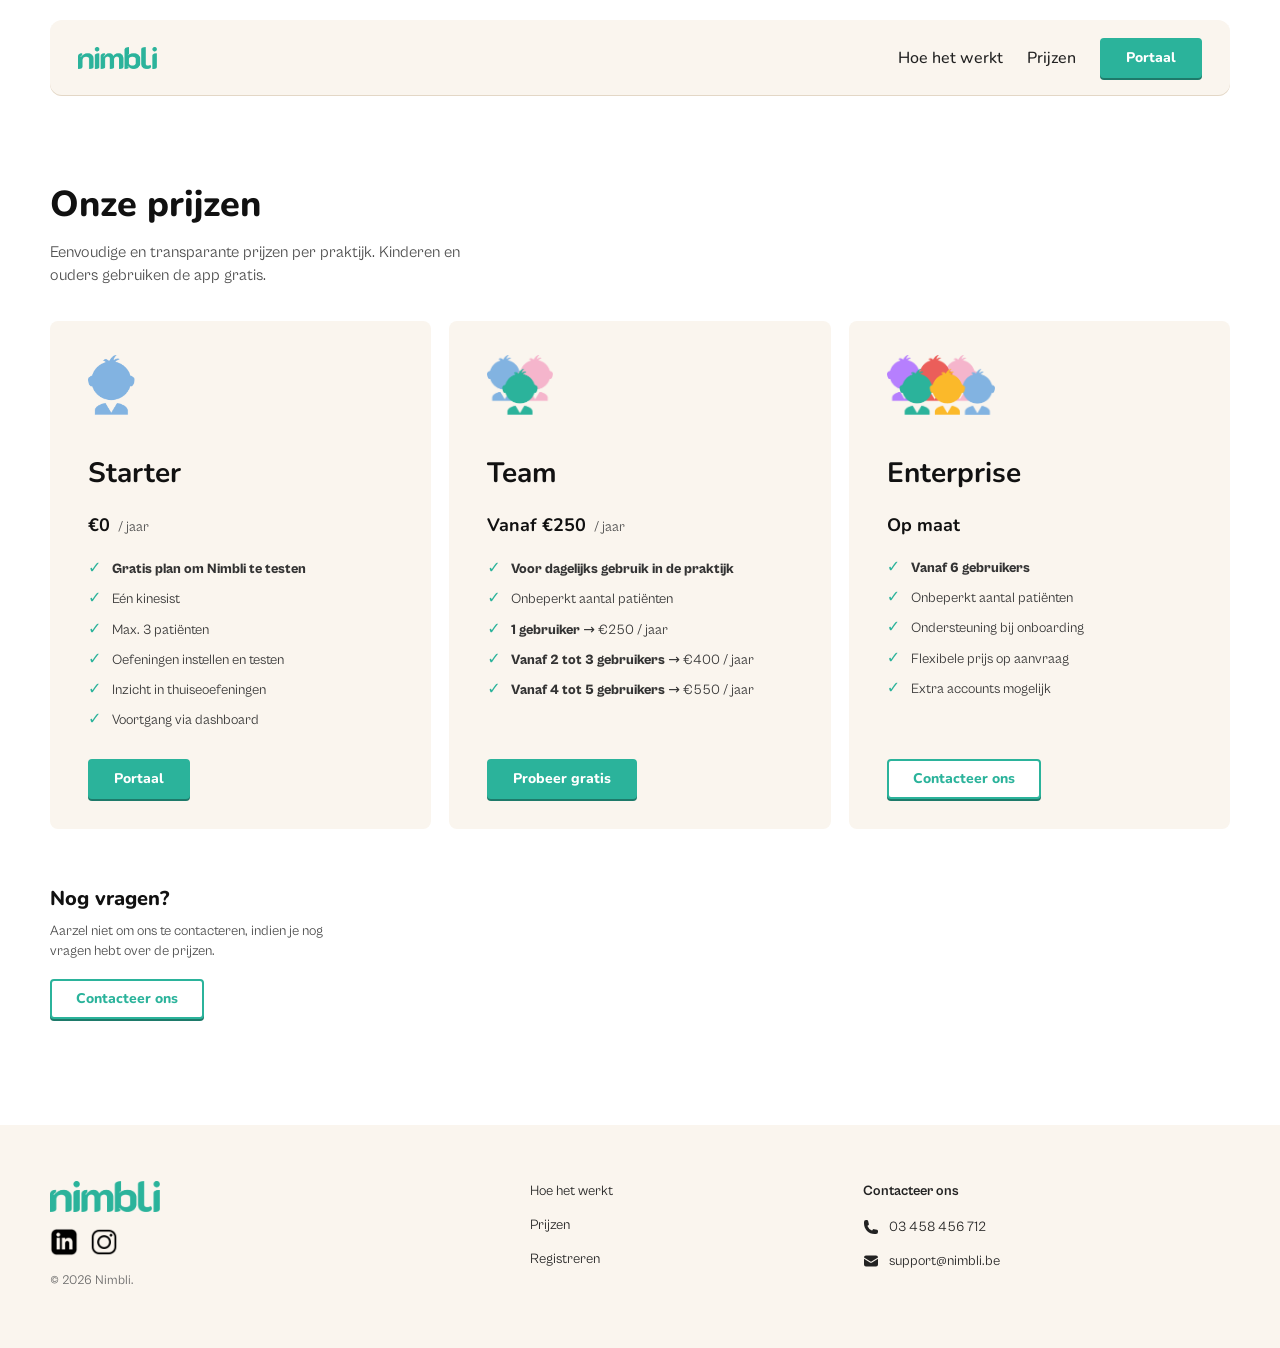
<file: prijzen.html>
<!doctype html>
<html lang="nl">

<head>
    <!-- Google Tag Manager -->
    <script>(function (w, d, s, l, i) {
            w[l] = w[l] || []; w[l].push({
                'gtm.start':
                    new Date().getTime(), event: 'gtm.js'
            }); var f = d.getElementsByTagName(s)[0],
                j = d.createElement(s), dl = l != 'dataLayer' ? '&l=' + l : ''; j.async = true; j.src =
                    'https://www.googletagmanager.com/gtm.js?id=' + i + dl; f.parentNode.insertBefore(j, f);
        })(window, document, 'script', 'dataLayer', 'GTM-PT36XX7K');</script>
    <!-- End Google Tag Manager -->
    <!-- Microsoft Clarity -->
    <script type="text/javascript">
        (function (c, l, a, r, i, t, y) {
            c[a] = c[a] || function () { (c[a].q = c[a].q || []).push(arguments) };
            t = l.createElement(r); t.async = 1; t.src = "https://www.clarity.ms/tag/" + i;
            y = l.getElementsByTagName(r)[0]; y.parentNode.insertBefore(t, y);
        })(window, document, "clarity", "script", "wg4kepsp54");
    </script>

    <meta charset="utf-8" />
    <meta name="viewport" content="width=device-width, initial-scale=1" />
    <title>Nimbli — Prijzen</title>
    <link rel="icon" href="favicon.ico" sizes="any">

    <link rel="preconnect" href="https://fonts.googleapis.com">
    <link rel="preconnect" href="https://fonts.gstatic.com" crossorigin>
    <link href="https://fonts.googleapis.com/css2?family=Nunito:wght@400;500;600;700;800;900&display=swap"
        rel="stylesheet">

    <style>
        @font-face {
            font-family: "Cabinet Grotesk";
            src: url("./assets/fonts/cabinet-grotesk-webfont/CabinetGrotesk-Regular.woff") format("woff");
            font-weight: 400;
            font-style: normal;
            font-display: swap;
        }

        @font-face {
            font-family: "Cabinet Grotesk";
            src: url("./assets/fonts/cabinet-grotesk-webfont/CabinetGrotesk-Medium.woff") format("woff");
            font-weight: 500;
            font-style: normal;
            font-display: swap;
        }

        @font-face {
            font-family: "Cabinet Grotesk";
            src: url("./assets/fonts/cabinet-grotesk-webfont/CabinetGrotesk-Bold.woff") format("woff");
            font-weight: 700;
            font-style: normal;
            font-display: swap;
        }

        @font-face {
            font-family: "Cabinet Grotesk";
            src: url("./assets/fonts/cabinet-grotesk-webfont/CabinetGrotesk-Extrabold.woff") format("woff");
            font-weight: 800;
            font-style: normal;
            font-display: swap;
        }

        @font-face {
            font-family: "Cabinet Grotesk";
            src: url("./assets/fonts/cabinet-grotesk-webfont/CabinetGrotesk-Black.woff") format("woff");
            font-weight: 900;
            font-style: normal;
            font-display: swap;
        }
    </style>

    <link rel="stylesheet" href="css/prijzen.css" />
</head>

<body>
    <!-- Google Tag Manager (noscript) -->
    <noscript><iframe src="https://www.googletagmanager.com/ns.html?id=GTM-PT36XX7K" height="0" width="0"
            style="display:none;visibility:hidden"></iframe></noscript>
    <!-- End Google Tag Manager (noscript) -->
    <header class="topbar">
        <div class="container topbar__inner">
            <a class="brand" href="index.html" aria-label="Ga naar home">
                <img src="assets/images/Logo.png" alt="nimbli" class="brand__logo" />
            </a>

            <button class="nav-toggle" aria-label="Menu openen" aria-expanded="false" type="button">
                <span></span>
                <span></span>
                <span></span>
            </button>

            <nav class="topnav" aria-label="Hoofdnavigatie">
                <a href="index.html#hoe-het-werkt" class="topnav__link">Hoe het werkt</a>
                <a href="prijzen.html" class="topnav__link">Prijzen</a>
                <a href="onboarding.html" class="btn btn--primary btn--sm">Portaal</a>
            </nav>
        </div>

        <div class="container mobile-menu" id="mobileMenu">
            <nav class="mobile-menu__nav" aria-label="Mobiele navigatie">
                <a href="index.html#hoe-het-werkt" class="mobile-menu__link">Hoe het werkt</a>
                <a href="prijzen.html" class="mobile-menu__link">Prijzen</a>
                <a href="onboarding.html" class="btn btn--primary btn--sm mobile-menu__btn">Portaal</a>
            </nav>
        </div>
    </header>

    <main class="pricing-page">
        <section class="pricing-hero">
            <div class="container">
                <h1 class="pricing-hero__title">Onze prijzen</h1>
                <p class="pricing-hero__intro">
                    Eenvoudige en transparante prijzen per praktijk.
                    Kinderen en ouders gebruiken de app gratis.
                </p>
            </div>
        </section>

        <section class="pricing-overview">
            <div class="container">
                <div class="pricing-cards">
                    <article class="pricing-card">
                        <div class="pricing-card__icon">
                            <img src="assets/images/starter.png" alt="">
                        </div>

                        <h2 class="pricing-card__title">Starter</h2>

                        <div class="pricing-card__price">
                            <span class="pricing-card__amount">€0</span>
                            <span class="pricing-card__period">/ jaar</span>
                        </div>

                        <ul class="pricing-card__list">
                            <li><strong>Gratis plan om Nimbli te testen</strong></li>
                            <li>Eén kinesist</li>
                            <li>Max. 3 patiënten</li>
                            <li>Oefeningen instellen en testen</li>
                            <li>Inzicht in thuiseoefeningen</li>
                            <li>Voortgang via dashboard</li>
                        </ul>

                        <a href="onboarding.html" class="btn btn--primary btn--sm">Portaal</a>
                    </article>

                    <article class="pricing-card">
                        <div class="pricing-card__icon">
                            <img src="assets/images/team.png" alt="">
                        </div>

                        <h2 class="pricing-card__title">Team</h2>

                        <div class="pricing-card__price">
                            <span class="pricing-card__amount">Vanaf €250</span>
                            <span class="pricing-card__period">/ jaar</span>
                        </div>

                        <ul class="pricing-card__list">
                            <li><strong>Voor dagelijks gebruik in de praktijk</strong></li>
                            <li>Onbeperkt aantal patiënten</li>
                            <li><strong>1 gebruiker</strong> → €250 / jaar</li>
                            <li><strong>Vanaf 2 tot 3 gebruikers</strong> → €400 / jaar</li>
                            <li><strong>Vanaf 4 tot 5 gebruikers</strong> → €550 / jaar</li>
                        </ul>

                        <a href="onboarding.html" class="btn btn--primary btn--sm">Probeer gratis</a>
                    </article>

                    <article class="pricing-card">
                        <div class="pricing-card__icon">
                            <img src="assets/images/enterprise.png" alt="">
                        </div>

                        <h2 class="pricing-card__title">Enterprise</h2>

                        <div class="pricing-card__price">
                            <span class="pricing-card__amount">Op maat</span>
                        </div>

                        <ul class="pricing-card__list">
                            <li><strong>Vanaf 6 gebruikers</strong></li>
                            <li>Onbeperkt aantal patiënten</li>
                            <li>Ondersteuning bij onboarding</li>
                            <li>Flexibele prijs op aanvraag</li>
                            <li>Extra accounts mogelijk</li>
                        </ul>

                        <a href="contact.html" class="btn btn--outline btn--sm">Contacteer ons</a>
                    </article>
                </div>
            </div>
        </section>

        <section class="pricing-help">
            <div class="container">
                <div class="pricing-help__content">
                    <h2>Nog vragen?</h2>
                    <p>Aarzel niet om ons te contacteren, indien je nog vragen hebt over de prijzen.</p>
                    <a href="contact.html" class="btn btn--outline btn--sm">Contacteer ons</a>
                </div>
            </div>
        </section>
    </main>

    <footer class="footer" id="contact">
        <div class="container footer__grid">
            <div class="footer__brand">
                <img src="assets/images/Logo.png" alt="nimbli" class="footer__logo" />

                <div class="footer__socials">
                    <a href="#" aria-label="LinkedIn">
                        <img src="assets/images/linkedin.png" alt="LinkedIn">
                    </a>
                    <a href="#" aria-label="Instagram">
                        <img src="assets/images/instagram.png" alt="Instagram">
                    </a>
                </div>

                <p class="footer__copyright">© 2026 Nimbli.</p>
            </div>

            <div class="footer__col">
                <a href="index.html#hoe-het-werkt">Hoe het werkt</a>
                <a href="prijzen.html">Prijzen</a>
                <a href="onboarding.html">Registreren</a>
            </div>

            <div class="footer__col footer__contact">
                <p>Contacteer ons</p>

                <a href="tel:03458456712">
                    <svg viewBox="0 0 24 24" fill="currentColor" aria-hidden="true">
                        <path fill-rule="evenodd"
                            d="M1.5 4.5a3 3 0 0 1 3-3h1.372c.86 0 1.61.586 1.819 1.42l1.105 4.423a1.875 1.875 0 0 1-.694 1.955l-1.293.97c-.135.101-.164.249-.126.352a11.285 11.285 0 0 0 6.697 6.697c.103.038.25.009.352-.126l.97-1.293a1.875 1.875 0 0 1 1.955-.694l4.423 1.105c.834.209 1.42.959 1.42 1.82V19.5a3 3 0 0 1-3 3h-2.25C8.552 22.5 1.5 15.448 1.5 6.75V4.5Z"
                            clip-rule="evenodd" />
                    </svg>
                    <span>03 458 456 712</span>
                </a>

                <a href="mailto:support@nimbli.be">
                    <svg viewBox="0 0 24 24" fill="currentColor" aria-hidden="true">
                        <path
                            d="M1.5 8.67v8.58a3 3 0 0 0 3 3h15a3 3 0 0 0 3-3V8.67l-8.928 5.493a3 3 0 0 1-3.144 0L1.5 8.67Z" />
                        <path
                            d="M22.5 6.908V6.75a3 3 0 0 0-3-3h-15a3 3 0 0 0-3 3v.158l9.714 5.978a1.5 1.5 0 0 0 1.572 0L22.5 6.908Z" />
                    </svg>
                    <span>support@nimbli.be</span>
                </a>
            </div>
        </div>
    </footer>

    <script>
        const navToggle = document.querySelector('.nav-toggle');
        const mobileMenu = document.getElementById('mobileMenu');

        if (navToggle && mobileMenu) {
            navToggle.addEventListener('click', () => {
                const isOpen = navToggle.classList.toggle('is-open');
                mobileMenu.classList.toggle('is-open', isOpen);
                navToggle.setAttribute('aria-expanded', isOpen ? 'true' : 'false');
            });

            mobileMenu.querySelectorAll('a').forEach(link => {
                link.addEventListener('click', () => {
                    navToggle.classList.remove('is-open');
                    mobileMenu.classList.remove('is-open');
                    navToggle.setAttribute('aria-expanded', 'false');
                });
            });
        }
    </script>
</body>

</html>
</file>
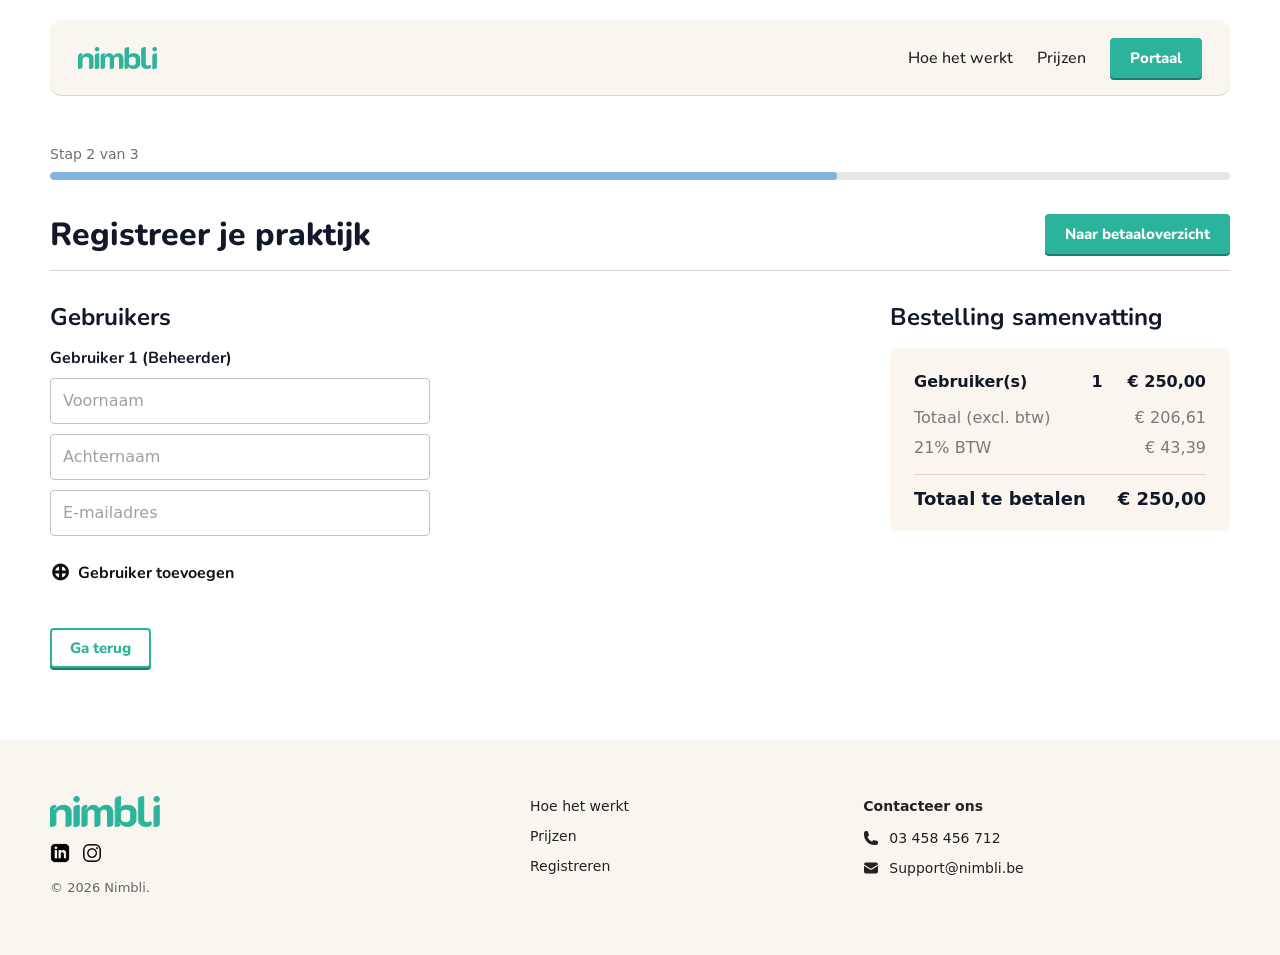
<file: registratie2.html>
<!doctype html>
<html lang="nl">

<head>
    <!-- Google Tag Manager -->
    <script>(function (w, d, s, l, i) {
            w[l] = w[l] || []; w[l].push({
                'gtm.start':
                    new Date().getTime(), event: 'gtm.js'
            }); var f = d.getElementsByTagName(s)[0],
                j = d.createElement(s), dl = l != 'dataLayer' ? '&l=' + l : ''; j.async = true; j.src =
                    'https://www.googletagmanager.com/gtm.js?id=' + i + dl; f.parentNode.insertBefore(j, f);
        })(window, document, 'script', 'dataLayer', 'GTM-PT36XX7K');</script>
    <!-- End Google Tag Manager -->
    <!-- Microsoft Clarity -->
    <script type="text/javascript">
        (function (c, l, a, r, i, t, y) {
            c[a] = c[a] || function () { (c[a].q = c[a].q || []).push(arguments) };
            t = l.createElement(r); t.async = 1; t.src = "https://www.clarity.ms/tag/" + i;
            y = l.getElementsByTagName(r)[0]; y.parentNode.insertBefore(t, y);
        })(window, document, "clarity", "script", "wg4kepsp54");
    </script>
    <meta charset="utf-8" />
    <meta name="viewport" content="width=device-width, initial-scale=1" />
    <title>Nimbli — Registratie stap 2</title>
    <link rel="icon" href="favicon.ico" sizes="any">

    <link rel="preconnect" href="https://fonts.googleapis.com">
    <link rel="preconnect" href="https://fonts.gstatic.com" crossorigin>
    <link href="https://fonts.googleapis.com/css2?family=Nunito:wght@400;500;600;700;800;900&display=swap"
        rel="stylesheet">
    <link rel="fonts" href="css/font.css" />

    <link rel="stylesheet" href="css/registratie2.css" />
    <script src="js/registration-storage.js"></script>
</head>

<body>
    <!-- Google Tag Manager (noscript) -->
    <noscript><iframe src="https://www.googletagmanager.com/ns.html?id=GTM-PT36XX7K" height="0" width="0"
            style="display:none;visibility:hidden"></iframe></noscript>
    <!-- End Google Tag Manager (noscript) -->
    <!-- HEADER -->
    <header class="topbar">
        <div class="container topbar__inner">
            <a class="brand" href="index.html">
                <img src="assets/images/Logo.png" alt="nimbli" class="brand__logo" />
            </a>

            <button class="nav-toggle" aria-label="Menu openen" aria-expanded="false" type="button">
                <span></span>
                <span></span>
                <span></span>
            </button>

            <nav class="topnav">
                <a href="index.html#hoe-het-werkt" class="topnav__link">Hoe het werkt</a>
                <a href="prijzen.html" class="topnav__link">Prijzen</a>
                <a href="onboarding.html" class="btn btn--primary btn--sm">Portaal</a>
            </nav>
        </div>

        <div class="container mobile-menu" id="mobileMenu">
            <nav class="mobile-menu__nav">
                <a href="index.html#hoe-het-werkt" class="mobile-menu__link">Hoe het werkt</a>
                <a href="prijzen.html" class="mobile-menu__link">Prijzen</a>
                <a href="onboarding.html" class="btn btn--primary btn--sm mobile-menu__btn">Portaal</a>
            </nav>
        </div>
    </header>

    <main class="register-page">
        <div class="container register-page__container">

            <section class="register-progress">
                <p class="register-progress__label">Stap 2 van 3</p>
                <div class="register-progress__bar register-progress__bar--step2">
                    <span class="register-progress__fill"></span>
                </div>
            </section>

            <section class="register-header">
                <h1 class="register-header__title">Registreer je praktijk</h1>
                <a href="registratie3.html" class="btn btn--primary btn--sm" id="toStep3Desktop">
                    Naar betaaloverzicht
                </a>
            </section>

            <section class="register-step2">
                <div class="register-step2__grid">

                    <!-- Links -->
                    <div class="register-step2__left">
                        <h2 class="register-section__title">Gebruikers</h2>

                        <div id="usersContainer"></div>

                        <button type="button" class="register-add-user" id="addUserBtn">
                            <span class="plus">⊕</span>
                            <span>Gebruiker toevoegen</span>
                        </button>

                        <div class="register-step2__back">
                            <a href="onboarding.html" class="btn btn--outline btn--sm">Ga terug</a>
                        </div>
                    </div>

                    <!-- Rechts -->
                    <aside class="register-summary">
                        <h2 class="register-section__title">Bestelling samenvatting</h2>

                        <div class="summary-card">
                            <div class="summary-row summary-row--head">
                                <span>Gebruiker(s)</span>
                                <span id="summaryUserCount">1</span>
                                <span id="summaryTotalTop">€250</span>
                            </div>

                            <div class="summary-row">
                                <span>Totaal (excl. btw)</span>
                                <span id="summaryExcl">€206.61</span>
                            </div>

                            <div class="summary-row">
                                <span>21% BTW</span>
                                <span id="summaryVat">€43.39</span>
                            </div>

                            <div class="summary-total">
                                <span>Totaal te betalen</span>
                                <span id="summaryTotalBottom">€250</span>
                            </div>
                        </div>

                        <div class="register-mobile-action">
                            <a href="registratie3.html" class="btn btn--primary btn--sm" id="toStep3Mobile">
                                Naar betaaloverzicht
                            </a>
                        </div>
                    </aside>

                </div>
            </section>

        </div>
    </main>

    <!-- FOOTER -->
    <footer class="footer" id="contact">
        <div class="container footer__grid">

            <div class="footer__brand">
                <img src="assets/images/Logo.png" alt="nimbli" class="footer__logo" />

                <div class="footer__socials">
                    <a href="#" aria-label="LinkedIn">
                        <img src="assets/images/linkedin.png" alt="LinkedIn">
                    </a>
                    <a href="#" aria-label="Instagram">
                        <img src="assets/images/instagram.png" alt="Instagram">
                    </a>
                </div>

                <p class="footer__copyright">© 2026 Nimbli.</p>
            </div>

            <div class="footer__col">
                <a href="index.html#hoe-het-werkt">Hoe het werkt</a>
                <a href="prijzen.html">Prijzen</a>
                <a href="onboarding.html">Registreren</a>
            </div>

            <div class="footer__col footer__contact">
                <p>Contacteer ons</p>

                <a href="tel:03458456712">
                    <svg viewBox="0 0 24 24" fill="currentColor" aria-hidden="true">
                        <path fill-rule="evenodd"
                            d="M1.5 4.5a3 3 0 0 1 3-3h1.372c.86 0 1.61.586 1.819 1.42l1.105 4.423a1.875 1.875 0 0 1-.694 1.955l-1.293.97c-.135.101-.164.249-.126.352a11.285 11.285 0 0 0 6.697 6.697c.103.038.25.009.352-.126l.97-1.293a1.875 1.875 0 0 1 1.955-.694l4.423 1.105c.834.209 1.42.959 1.42 1.82V19.5a3 3 0 0 1-3 3h-2.25C8.552 22.5 1.5 15.448 1.5 6.75V4.5Z"
                            clip-rule="evenodd" />
                    </svg>
                    <span>03 458 456 712</span>
                </a>

                <a href="mailto:Support@nimbli.be">
                    <svg viewBox="0 0 24 24" fill="currentColor" aria-hidden="true">
                        <path
                            d="M1.5 8.67v8.58a3 3 0 0 0 3 3h15a3 3 0 0 0 3-3V8.67l-8.928 5.493a3 3 0 0 1-3.144 0L1.5 8.67Z" />
                        <path
                            d="M22.5 6.908V6.75a3 3 0 0 0-3-3h-15a3 3 0 0 0-3 3v.158l9.714 5.978a1.5 1.5 0 0 0 1.572 0L22.5 6.908Z" />
                    </svg>
                    <span>Support@nimbli.be</span>
                </a>
            </div>

        </div>
    </footer>

    <script>
        initRegistrationStorage();

        const usersContainer = document.getElementById("usersContainer");
        const addUserBtn = document.getElementById("addUserBtn");
        const toStep3Desktop = document.getElementById("toStep3Desktop");
        const toStep3Mobile = document.getElementById("toStep3Mobile");

        function calculatePricing(usersCount) {
            const data = getRegistrationData();
            const basePrice = data.pricing?.basePricePerUser || 250;

            const totalIncl = usersCount * basePrice;
            const totalExcl = totalIncl / 1.21;
            const vat = totalIncl - totalExcl;

            return {
                totalIncl,
                totalExcl,
                vat
            };
        }

        const navToggle = document.querySelector('.nav-toggle');
        const mobileMenu = document.getElementById('mobileMenu');

        if (navToggle && mobileMenu) {
            navToggle.addEventListener('click', () => {
                const isOpen = navToggle.classList.toggle('is-open');
                mobileMenu.classList.toggle('is-open', isOpen);
                navToggle.setAttribute('aria-expanded', isOpen ? 'true' : 'false');
            });

            mobileMenu.querySelectorAll('a').forEach(link => {
                link.addEventListener('click', () => {
                    navToggle.classList.remove('is-open');
                    mobileMenu.classList.remove('is-open');
                    navToggle.setAttribute('aria-expanded', 'false');
                });
            });
        }

        function updateSummary() {
            const data = getRegistrationData();
            const users = data.users || [];
            const actualCount = users.length || 1;
            const pricing = calculatePricing(actualCount);

            document.getElementById("summaryUserCount").textContent = actualCount;
            document.getElementById("summaryTotalTop").textContent = formatEuro(pricing.totalIncl);
            document.getElementById("summaryExcl").textContent = formatEuro(pricing.totalExcl);
            document.getElementById("summaryVat").textContent = formatEuro(pricing.vat);
            document.getElementById("summaryTotalBottom").textContent = formatEuro(pricing.totalIncl);

            data.summary = pricing;
            saveRegistrationData(data);
        }

        function createUserCard(index, userData = {}) {
            const userCard = document.createElement("div");
            userCard.className = "user-card";
            userCard.dataset.index = index;

            const title = index === 0
                ? `Gebruiker ${index + 1} (Beheerder)`
                : `Gebruiker ${index + 1}`;

            userCard.innerHTML = `
                <h3 class="user-card__title">${title}</h3>
                <div class="user-fields">
                    <input type="text" placeholder="Voornaam" data-field="firstName" value="${userData.firstName || ""}" required>
                    <input type="text" placeholder="Achternaam" data-field="lastName" value="${userData.lastName || ""}" required>
                    <input type="email" placeholder="E-mailadres" data-field="email" value="${userData.email || ""}" required>
                </div>
            `;

            return userCard;
        }

        function bindInputs() {
            const cards = document.querySelectorAll(".user-card");

            cards.forEach((card) => {
                const index = Number(card.dataset.index);
                const inputs = card.querySelectorAll("input");

                inputs.forEach((input) => {
                    input.addEventListener("input", () => {
                        const data = getRegistrationData();

                        if (!data.users) {
                            data.users = [];
                        }

                        if (!data.users[index]) {
                            data.users[index] = {
                                firstName: "",
                                lastName: "",
                                email: "",
                                role: index === 0 ? "Beheerder" : "Gebruiker"
                            };
                        }

                        data.users[index][input.dataset.field] = input.value.trim();
                        saveRegistrationData(data);
                        updateSummary();
                    });
                });
            });
        }

        function renderUsers() {
            const data = getRegistrationData();

            if (!data.users || data.users.length === 0) {
                data.users = [{
                    firstName: "",
                    lastName: "",
                    email: "",
                    role: "Beheerder"
                }];

                saveRegistrationData(data);
            }

            usersContainer.innerHTML = "";

            data.users.forEach((user, index) => {
                const card = createUserCard(index, user);
                usersContainer.appendChild(card);
            });

            bindInputs();
            updateSummary();
        }

        function addUser() {
            const data = getRegistrationData();

            if (!data.users || !data.users.length) {
                data.users = [{
                    firstName: "",
                    lastName: "",
                    email: "",
                    role: "Beheerder"
                }];
            }

            data.users.push({
                firstName: "",
                lastName: "",
                email: "",
                role: "Gebruiker"
            });

            saveRegistrationData(data);
            renderUsers();
        }

        function validateUsers() {
            const inputs = document.querySelectorAll("#usersContainer input");

            for (const input of inputs) {
                if (!input.value.trim()) {
                    input.reportValidity();
                    input.focus();
                    return false;
                }

                if (!input.checkValidity()) {
                    input.reportValidity();
                    input.focus();
                    return false;
                }
            }

            return true;
        }

        function handleStep3Navigation(event) {
            event.preventDefault();

            if (!validateUsers()) {
                return;
            }

            const data = getRegistrationData();
            data.currentStep = 2;
            saveRegistrationData(data);

            window.location.href = "registratie3.html";
        }

        addUserBtn.addEventListener("click", addUser);
        toStep3Desktop.addEventListener("click", handleStep3Navigation);
        toStep3Mobile.addEventListener("click", handleStep3Navigation);

        renderUsers();
    </script>
</body>

</html>
</file>
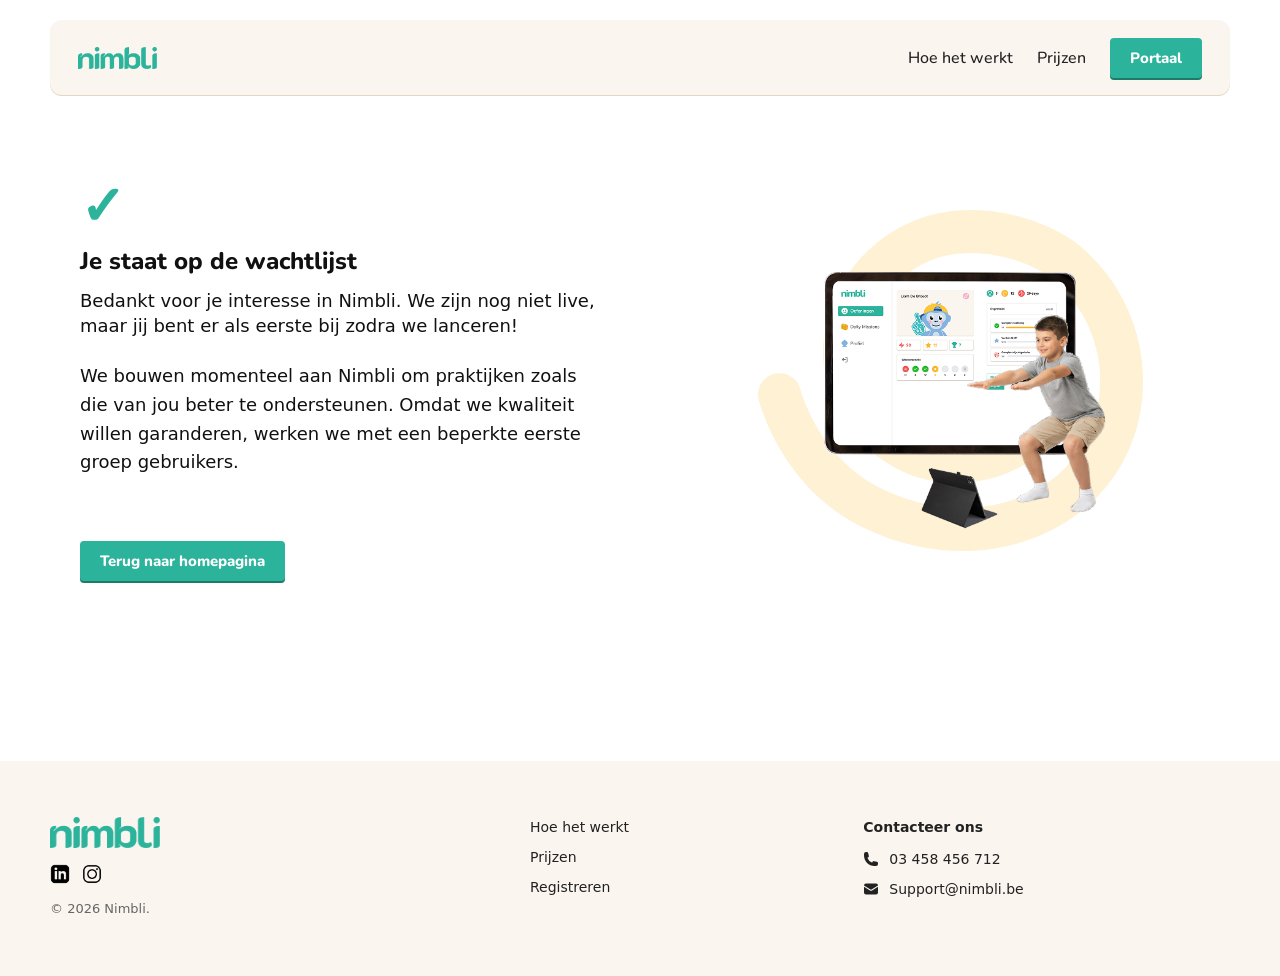
<file: succes.html>
<!doctype html>
<html lang="nl">

<head>
    <!-- Google Tag Manager -->
    <script>(function (w, d, s, l, i) {
            w[l] = w[l] || []; w[l].push({
                'gtm.start':
                    new Date().getTime(), event: 'gtm.js'
            }); var f = d.getElementsByTagName(s)[0],
                j = d.createElement(s), dl = l != 'dataLayer' ? '&l=' + l : ''; j.async = true; j.src =
                    'https://www.googletagmanager.com/gtm.js?id=' + i + dl; f.parentNode.insertBefore(j, f);
        })(window, document, 'script', 'dataLayer', 'GTM-PT36XX7K');</script>
    <!-- End Google Tag Manager -->
    <!-- Microsoft Clarity -->
    <script type="text/javascript">
        (function (c, l, a, r, i, t, y) {
            c[a] = c[a] || function () { (c[a].q = c[a].q || []).push(arguments) };
            t = l.createElement(r); t.async = 1; t.src = "https://www.clarity.ms/tag/" + i;
            y = l.getElementsByTagName(r)[0]; y.parentNode.insertBefore(t, y);
        })(window, document, "clarity", "script", "wg4kepsp54");
    </script>
    <meta charset="utf-8" />
    <meta name="viewport" content="width=device-width, initial-scale=1" />
    <title>Nimbli — Succes</title>
    <link rel="icon" href="favicon.ico" sizes="any">


    <link rel="preconnect" href="https://fonts.googleapis.com">
    <link rel="preconnect" href="https://fonts.gstatic.com" crossorigin>
    <link href="https://fonts.googleapis.com/css2?family=Nunito:wght@400;500;600;700;800;900&display=swap"
        rel="stylesheet">
    <link rel="fonts" href="css/font.css" />

    <link rel="stylesheet" href="css/succes.css" />
</head>

<body>
    <!-- Google Tag Manager (noscript) -->
    <noscript><iframe src="https://www.googletagmanager.com/ns.html?id=GTM-PT36XX7K" height="0" width="0"
            style="display:none;visibility:hidden"></iframe></noscript>
    <!-- End Google Tag Manager (noscript) -->
    <!-- HEADER -->
    <header class="topbar">
        <div class="container topbar__inner">
            <a class="brand" href="index.html">
                <img src="assets/images/Logo.png" alt="nimbli" class="brand__logo" />
            </a>

            <button class="nav-toggle" aria-label="Menu openen" aria-expanded="false" type="button">
                <span></span>
                <span></span>
                <span></span>
            </button>

            <nav class="topnav">
                <a href="index.html#hoe-het-werkt" class="topnav__link">Hoe het werkt</a>
                <a href="prijzen.html" class="topnav__link">Prijzen</a>
                <a href="onboarding.html" class="btn btn--primary btn--sm">Portaal</a>
            </nav>
        </div>

        <div class="container mobile-menu" id="mobileMenu">
            <nav class="mobile-menu__nav">
                <a href="index.html#hoe-het-werkt" class="mobile-menu__link">Hoe het werkt</a>
                <a href="prijzen.html" class="mobile-menu__link">Prijzen</a>
                <a href="onboarding.html" class="btn btn--primary btn--sm mobile-menu__btn">Portaal</a>
            </nav>
        </div>
    </header>
    <main class="success-page">
        <div class="container success-page__container">

            <section class="success-card">
                <div class="success-icon">✓</div>

                <h1 class="success-title">Je staat op de wachtlijst</h1>
                <p class="success-subtitle">Bedankt voor je interesse in Nimbli. We zijn nog niet live, maar jij bent er
                    als eerste bij zodra we lanceren!</p>

                <div class="success-text">
                    <p>
                        We bouwen momenteel aan Nimbli om praktijken zoals die van jou beter te ondersteunen.
                        Omdat we kwaliteit willen garanderen, werken we met een beperkte eerste groep gebruikers.
                    </p>
                </div>

                <div class="success-resend flexbtns">
                    <a href="index.html" class="btn btn--primary btn--sm">
                        Terug naar homepagina
                    </a>
                </div>
            </section>
        </div>
        <div class="hero__img">
            <img src="assets/images/hero2.png" alt="Nimbli succes" class="hero__img--main" />
        </div>
    </main>

    <!-- FOOTER -->
    <footer class="footer" id="contact">
        <div class="container footer__grid">

            <div class="footer__brand">
                <img src="assets/images/Logo.png" alt="nimbli" class="footer__logo" />

                <div class="footer__socials">
                    <a href="#" aria-label="LinkedIn">
                        <img src="assets/images/linkedin.png" alt="LinkedIn">
                    </a>
                    <a href="#" aria-label="Instagram">
                        <img src="assets/images/instagram.png" alt="Instagram">
                    </a>
                </div>

                <p class="footer__copyright">© 2026 Nimbli.</p>
            </div>

            <div class="footer__col">
                <a href="index.html#hoe-het-werkt">Hoe het werkt</a>
                <a href="prijzen.html">Prijzen</a>
                <a href="onboarding.html">Registreren</a>
            </div>

            <div class="footer__col footer__contact">
                <p>Contacteer ons</p>

                <a href="tel:03458456712">
                    <svg viewBox="0 0 24 24" fill="currentColor" aria-hidden="true">
                        <path fill-rule="evenodd"
                            d="M1.5 4.5a3 3 0 0 1 3-3h1.372c.86 0 1.61.586 1.819 1.42l1.105 4.423a1.875 1.875 0 0 1-.694 1.955l-1.293.97c-.135.101-.164.249-.126.352a11.285 11.285 0 0 0 6.697 6.697c.103.038.25.009.352-.126l.97-1.293a1.875 1.875 0 0 1 1.955-.694l4.423 1.105c.834.209 1.42.959 1.42 1.82V19.5a3 3 0 0 1-3 3h-2.25C8.552 22.5 1.5 15.448 1.5 6.75V4.5Z"
                            clip-rule="evenodd" />
                    </svg>
                    <span>03 458 456 712</span>
                </a>

                <a href="mailto:Support@nimbli.be">
                    <svg viewBox="0 0 24 24" fill="currentColor" aria-hidden="true">
                        <path
                            d="M1.5 8.67v8.58a3 3 0 0 0 3 3h15a3 3 0 0 0 3-3V8.67l-8.928 5.493a3 3 0 0 1-3.144 0L1.5 8.67Z" />
                        <path
                            d="M22.5 6.908V6.75a3 3 0 0 0-3-3h-15a3 3 0 0 0-3 3v.158l9.714 5.978a1.5 1.5 0 0 0 1.572 0L22.5 6.908Z" />
                    </svg>
                    <span>Support@nimbli.be</span>
                </a>
            </div>

        </div>
    </footer>

    <script>
        const navToggle = document.querySelector('.nav-toggle');
        const mobileMenu = document.getElementById('mobileMenu');

        if (navToggle && mobileMenu) {
            navToggle.addEventListener('click', () => {
                const isOpen = navToggle.classList.toggle('is-open');
                mobileMenu.classList.toggle('is-open', isOpen);
                navToggle.setAttribute('aria-expanded', isOpen ? 'true' : 'false');
            });

            mobileMenu.querySelectorAll('a').forEach(link => {
                link.addEventListener('click', () => {
                    navToggle.classList.remove('is-open');
                    mobileMenu.classList.remove('is-open');
                    navToggle.setAttribute('aria-expanded', 'false');
                });
            });
        }
    </script>
</body>

</html>
</file>
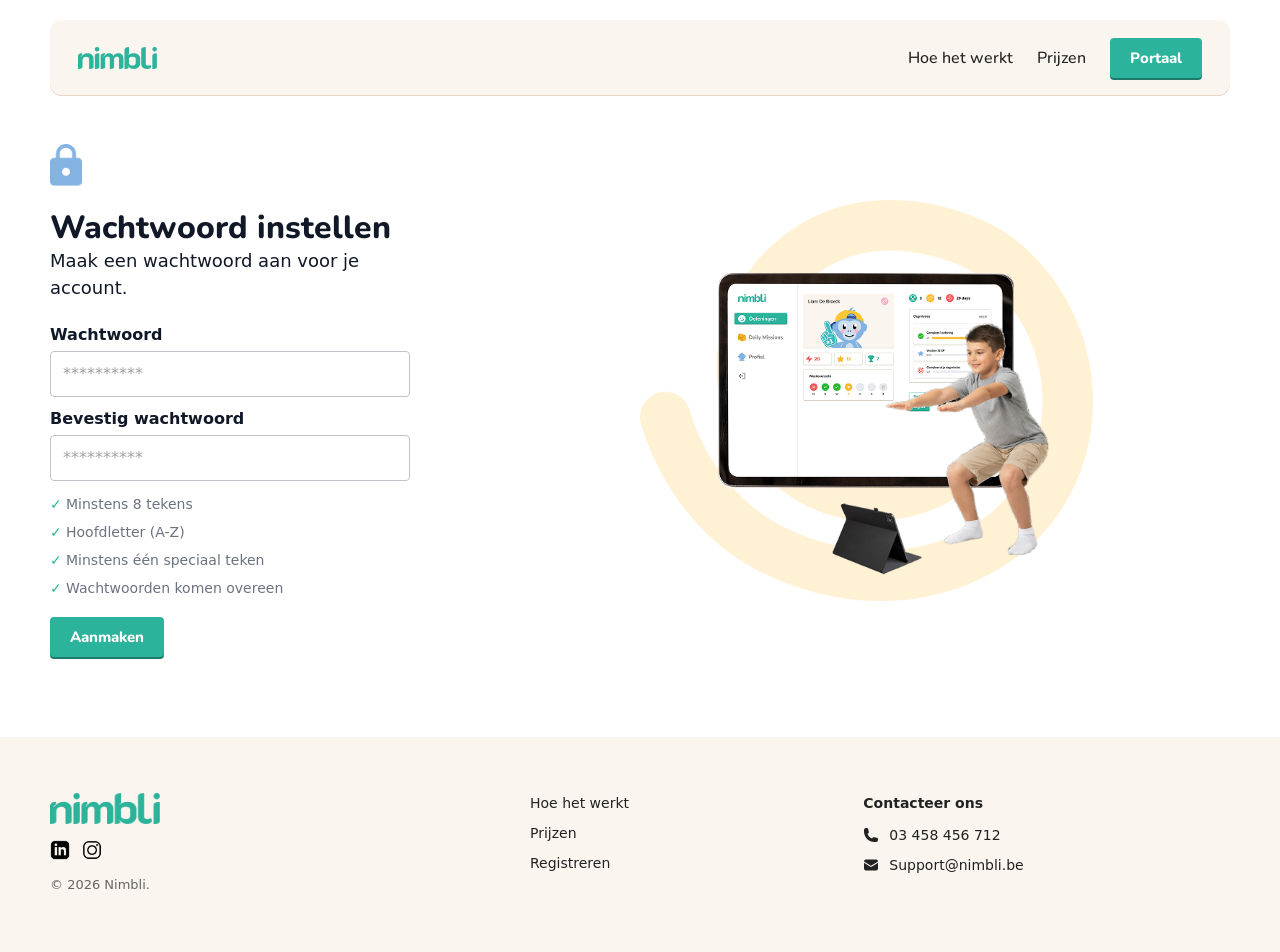
<file: wachtwoord.html>
<!doctype html>
<html lang="nl">

<head>
    <!-- Google Tag Manager -->
    <script>(function (w, d, s, l, i) {
            w[l] = w[l] || []; w[l].push({
                'gtm.start':
                    new Date().getTime(), event: 'gtm.js'
            }); var f = d.getElementsByTagName(s)[0],
                j = d.createElement(s), dl = l != 'dataLayer' ? '&l=' + l : ''; j.async = true; j.src =
                    'https://www.googletagmanager.com/gtm.js?id=' + i + dl; f.parentNode.insertBefore(j, f);
        })(window, document, 'script', 'dataLayer', 'GTM-PT36XX7K');</script>
    <!-- End Google Tag Manager -->
    <!-- Microsoft Clarity -->
    <script type="text/javascript">
        (function (c, l, a, r, i, t, y) {
            c[a] = c[a] || function () { (c[a].q = c[a].q || []).push(arguments) };
            t = l.createElement(r); t.async = 1; t.src = "https://www.clarity.ms/tag/" + i;
            y = l.getElementsByTagName(r)[0]; y.parentNode.insertBefore(t, y);
        })(window, document, "clarity", "script", "wg4kepsp54");
    </script>
    <meta charset="utf-8" />
    <meta name="viewport" content="width=device-width, initial-scale=1" />
    <title>Nimbli — Wachtwoord instellen</title>
    <link rel="icon" href="favicon.ico" sizes="any">

    <link rel="preconnect" href="https://fonts.googleapis.com">
    <link rel="preconnect" href="https://fonts.gstatic.com" crossorigin>
    <link href="https://fonts.googleapis.com/css2?family=Nunito:wght@400;500;600;700;800;900&display=swap"
        rel="stylesheet">
    <link rel="fonts" href="css/font.css" />

    <link rel="stylesheet" href="css/wachtwoord.css" />
</head>

<body>
    <!-- Google Tag Manager (noscript) -->
    <noscript><iframe src="https://www.googletagmanager.com/ns.html?id=GTM-PT36XX7K" height="0" width="0"
            style="display:none;visibility:hidden"></iframe></noscript>
    <!-- End Google Tag Manager (noscript) -->
    <!-- HEADER -->
    <header class="topbar">
        <div class="container topbar__inner">
            <a class="brand" href="index.html">
                <img src="assets/images/Logo.png" alt="nimbli" class="brand__logo" />
            </a>

            <button class="nav-toggle" aria-label="Menu openen" aria-expanded="false" type="button">
                <span></span>
                <span></span>
                <span></span>
            </button>

            <nav class="topnav">
                <a href="index.html#hoe-het-werkt" class="topnav__link">Hoe het werkt</a>
                <a href="prijzen.html" class="topnav__link">Prijzen</a>
                <a href="onboarding.html" class="btn btn--primary btn--sm">Portaal</a>
            </nav>
        </div>

        <div class="container mobile-menu" id="mobileMenu">
            <nav class="mobile-menu__nav">
                <a href="index.html#hoe-het-werkt" class="mobile-menu__link">Hoe het werkt</a>
                <a href="prijzen.html" class="mobile-menu__link">Prijzen</a>
                <a href="onboarding.html" class="btn btn--primary btn--sm mobile-menu__btn">Portaal</a>
            </nav>
        </div>
    </header>

    <main class="password-page">
        <div class="container password-page__container">

            <section class="password-layout">

                <div class="password-content">
                    <div class="heading">
                        <img src="assets/images/Vector.png" alt="" class="slot">
                        <h1 class="password-title">Wachtwoord instellen</h1>
                        <p class="password-subtitle">Maak een wachtwoord aan voor je account.</p>
                    </div>
                    <form class="password-form" id="passwordForm">
                        <div class="form-group">
                            <label for="password">Wachtwoord</label>
                            <input type="password" id="password" placeholder="**********">
                        </div>

                        <div class="form-group">
                            <label for="confirmPassword">Bevestig wachtwoord</label>
                            <input type="password" id="confirmPassword" placeholder="**********">
                        </div>

                        <ul class="password-rules">
                            <li>Minstens 8 tekens</li>
                            <li>Hoofdletter (A-Z)</li>
                            <li>Minstens één speciaal teken</li>
                            <li>Wachtwoorden komen overeen</li>
                        </ul>

                        <button type="submit" class="btn btn--primary btn--sm">Aanmaken</button>
                    </form>
                </div>

                <div class="password-visual">
                    <img src="assets/images/hero2.png" alt="Nimbli illustratie">
                </div>

            </section>

        </div>
    </main>

    <!-- FOOTER -->
    <footer class="footer" id="contact">
        <div class="container footer__grid">

            <div class="footer__brand">
                <img src="assets/images/Logo.png" alt="nimbli" class="footer__logo" />

                <div class="footer__socials">
                    <a href="#" aria-label="LinkedIn">
                        <img src="assets/images/linkedin.png" alt="LinkedIn">
                    </a>
                    <a href="#" aria-label="Instagram">
                        <img src="assets/images/instagram.png" alt="Instagram">
                    </a>
                </div>

                <p class="footer__copyright">© 2026 Nimbli.</p>
            </div>

            <div class="footer__col">
                <a href="index.html#hoe-het-werkt">Hoe het werkt</a>
                <a href="prijzen.html">Prijzen</a>
                <a href="onboarding.html">Registreren</a>
            </div>

            <div class="footer__col footer__contact">
                <p>Contacteer ons</p>

                <a href="tel:03458456712">
                    <svg viewBox="0 0 24 24" fill="currentColor" aria-hidden="true">
                        <path fill-rule="evenodd"
                            d="M1.5 4.5a3 3 0 0 1 3-3h1.372c.86 0 1.61.586 1.819 1.42l1.105 4.423a1.875 1.875 0 0 1-.694 1.955l-1.293.97c-.135.101-.164.249-.126.352a11.285 11.285 0 0 0 6.697 6.697c.103.038.25.009.352-.126l.97-1.293a1.875 1.875 0 0 1 1.955-.694l4.423 1.105c.834.209 1.42.959 1.42 1.82V19.5a3 3 0 0 1-3 3h-2.25C8.552 22.5 1.5 15.448 1.5 6.75V4.5Z"
                            clip-rule="evenodd" />
                    </svg>
                    <span>03 458 456 712</span>
                </a>

                <a href="mailto:Support@nimbli.be">
                    <svg viewBox="0 0 24 24" fill="currentColor" aria-hidden="true">
                        <path
                            d="M1.5 8.67v8.58a3 3 0 0 0 3 3h15a3 3 0 0 0 3-3V8.67l-8.928 5.493a3 3 0 0 1-3.144 0L1.5 8.67Z" />
                        <path
                            d="M22.5 6.908V6.75a3 3 0 0 0-3-3h-15a3 3 0 0 0-3 3v.158l9.714 5.978a1.5 1.5 0 0 0 1.572 0L22.5 6.908Z" />
                    </svg>
                    <span>Support@nimbli.be</span>
                </a>
            </div>

        </div>
    </footer>

    <script>
        const navToggle = document.querySelector('.nav-toggle');
        const mobileMenu = document.getElementById('mobileMenu');

        if (navToggle && mobileMenu) {
            navToggle.addEventListener('click', () => {
                const isOpen = navToggle.classList.toggle('is-open');
                mobileMenu.classList.toggle('is-open', isOpen);
                navToggle.setAttribute('aria-expanded', isOpen ? 'true' : 'false');
            });

            mobileMenu.querySelectorAll('a').forEach(link => {
                link.addEventListener('click', () => {
                    navToggle.classList.remove('is-open');
                    mobileMenu.classList.remove('is-open');
                    navToggle.setAttribute('aria-expanded', 'false');
                });
            });
        }

        const passwordForm = document.getElementById('passwordForm');

        passwordForm.addEventListener('submit', (e) => {
            e.preventDefault();
            window.location.href = "index.html";
        });
    </script>

</body>

</html>
</file>
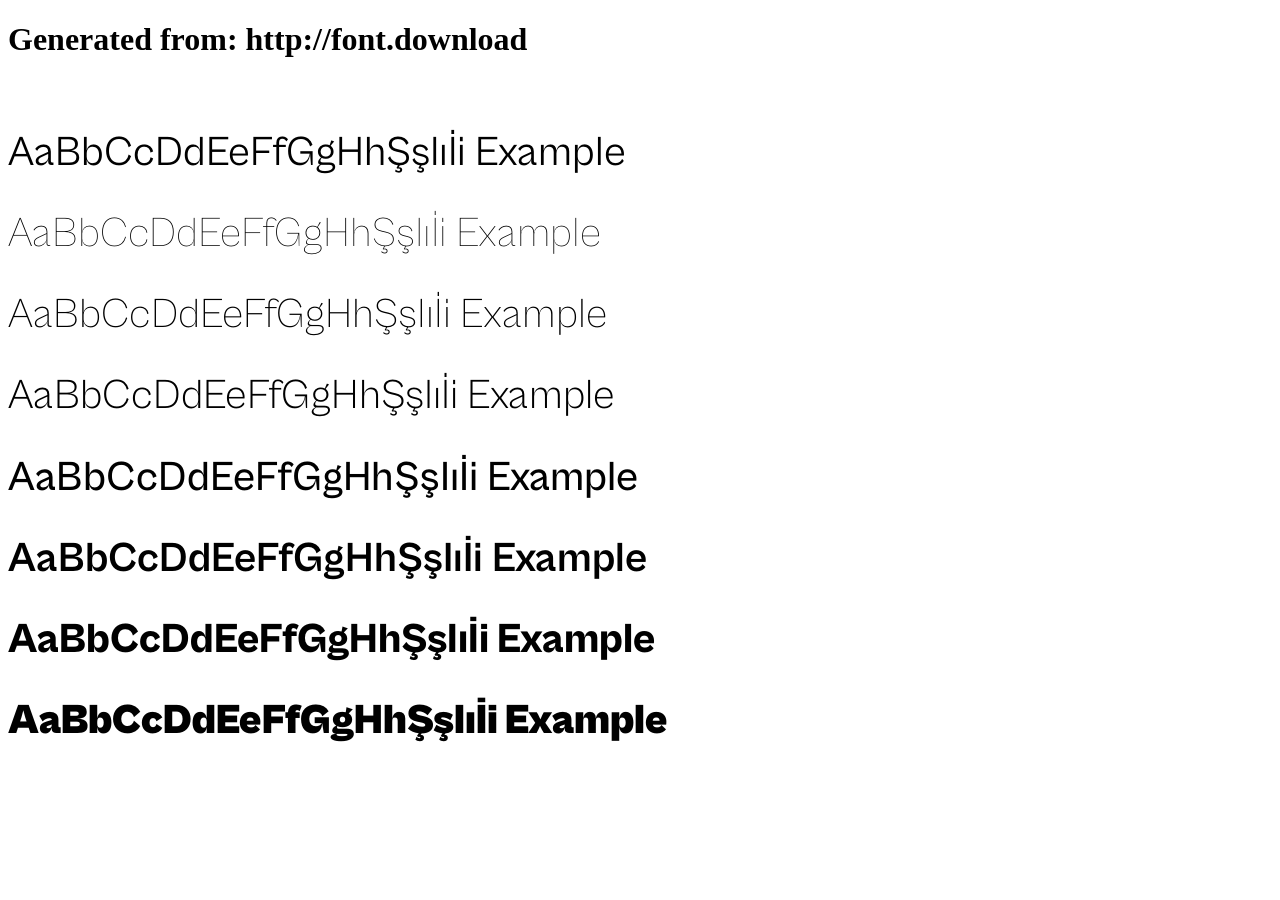
<file: assets/fonts/cabinet-grotesk-webfont/example.html>
<!DOCTYPE html>
<html xmlns="http://www.w3.org/1999/xhtml">
<head>
    <meta http-equiv="Content-Type" content="text/html; charset=utf-8"/>
    <link rel="stylesheet" type="text/css"
          href="style.css"/>
</head>

<body>

<h1>Generated from: http://font.download</h1><br/>
<h1 style="font-family:'Cabinet Grotesk Regular';font-weight:normal;font-size:42px">AaBbCcDdEeFfGgHhŞşIıİi Example</h1>
<h1 style="font-family:'Cabinet Grotesk Thin';font-weight:normal;font-size:42px">AaBbCcDdEeFfGgHhŞşIıİi Example</h1>
<h1 style="font-family:'Cabinet Grotesk Extralight';font-weight:normal;font-size:42px">AaBbCcDdEeFfGgHhŞşIıİi Example</h1>
<h1 style="font-family:'Cabinet Grotesk Light';font-weight:normal;font-size:42px">AaBbCcDdEeFfGgHhŞşIıİi Example</h1>
<h1 style="font-family:'Cabinet Grotesk Medium';font-weight:normal;font-size:42px">AaBbCcDdEeFfGgHhŞşIıİi Example</h1>
<h1 style="font-family:'Cabinet Grotesk Bold';font-weight:normal;font-size:42px">AaBbCcDdEeFfGgHhŞşIıİi Example</h1>
<h1 style="font-family:'Cabinet Grotesk Extrabold';font-weight:normal;font-size:42px">AaBbCcDdEeFfGgHhŞşIıİi Example</h1>
<h1 style="font-family:'Cabinet Grotesk Black';font-weight:normal;font-size:42px">AaBbCcDdEeFfGgHhŞşIıİi Example</h1>


</body>
</html>
</file>
<file: css/font.css>
/* style.css */
/* #### Generated By: http://font.download #### */

@font-face {
    font-family: 'Cabinet Grotesk Regular';
    font-style: normal;
    font-weight: normal;
    src: local('Cabinet Grotesk Regular'), url('CabinetGrotesk-Regular.woff') format('woff');
    }
    
  
    @font-face {
    font-family: 'Cabinet Grotesk Thin';
    font-style: normal;
    font-weight: normal;
    src: local('Cabinet Grotesk Thin'), url('CabinetGrotesk-Thin.woff') format('woff');
    }
    
  
    @font-face {
    font-family: 'Cabinet Grotesk Extralight';
    font-style: normal;
    font-weight: normal;
    src: local('Cabinet Grotesk Extralight'), url('CabinetGrotesk-Extralight.woff') format('woff');
    }
    
  
    @font-face {
    font-family: 'Cabinet Grotesk Light';
    font-style: normal;
    font-weight: normal;
    src: local('Cabinet Grotesk Light'), url('CabinetGrotesk-Light.woff') format('woff');
    }
    
  
    @font-face {
    font-family: 'Cabinet Grotesk Medium';
    font-style: normal;
    font-weight: normal;
    src: local('Cabinet Grotesk Medium'), url('CabinetGrotesk-Medium.woff') format('woff');
    }
    
  
    @font-face {
    font-family: 'Cabinet Grotesk Bold';
    font-style: normal;
    font-weight: normal;
    src: local('Cabinet Grotesk Bold'), url('CabinetGrotesk-Bold.woff') format('woff');
    }
    
  
    @font-face {
    font-family: 'Cabinet Grotesk Extrabold';
    font-style: normal;
    font-weight: normal;
    src: local('Cabinet Grotesk Extrabold'), url('CabinetGrotesk-Extrabold.woff') format('woff');
    }
    
  
    @font-face {
    font-family: 'Cabinet Grotesk Black';
    font-style: normal;
    font-weight: normal;
    src: local('Cabinet Grotesk Black'), url('CabinetGrotesk-Black.woff') format('woff');
    }
</file>
<file: css/styles.css>
:root {
    --brand-primary: #2BB39B;
    --brand-primary-dark: #189881;

    --bg: #FFFFFF;
    --bg-soft: #FAF5EE;
    --text: #111111;
    --muted: #6F6F6F;
    --border: #E7E2D8;
    --border-soft: #EEE8DE;

    --shadow-btn: 0 2px 0 #1E7A6A;

    --container: 1180px;
    --radius-lg: 12px;
    --radius-md: 8px;
    --radius-sm: 4px;

    --section-x: 40px;
    --header-top: 20px;
    --header-height-space: 110px;

    /* Typography */
    --font-heading: "Nunito", sans-serif;
    --font-body: "Cabinet Grotesk", system-ui, sans-serif;

    --h1-size: 36px;
    --h1-line: 49px;
    --h1-weight: 800;

    --h2-size: 28px;
    --h2-line: 44px;
    --h2-weight: 700;

    --h3-size: 24px;
    --h3-line: 33px;
    --h3-weight: 700;

    --h4-size: 20px;
    --h4-line: 27px;
    --h4-weight: 400;

    --h5-size: 16px;
    --h5-line: 22px;
    --h5-weight: 300;

    --body-lg-size: 18px;
    --body-lg-line: 20px;
    --body-lg-weight: 400;

    --body-size: 16px;
    --body-line: 20px;
    --body-weight: 400;

    --body-sm-size: 14px;
    --body-sm-line: 20px;
    --body-sm-weight: 400;

    --btn-size: 16px;
    --btn-line: 20px;
    --btn-weight: 800;
}

*,
*::before,
*::after {
    box-sizing: border-box;
}

html {
    scroll-behavior: smooth;
}

body {
    margin: 0;
    background: var(--bg);
    color: var(--text);
    font-family: var(--font-body);
    font-size: var(--body-size);
    line-height: var(--body-line);
    font-weight: var(--body-weight);
    overflow-x: hidden;
}

h1,
h2,
h3,
h4,
h5,
.btn,
.topnav__link,
.mobile-menu__link {
    font-family: var(--font-heading);
    margin: 0;
}

h1 {
    font-size: var(--h1-size);
    line-height: var(--h1-line);
    font-weight: var(--h1-weight);
}

h2 {
    font-size: var(--h2-size);
    line-height: var(--h2-line);
    font-weight: var(--h2-weight);
}

h3 {
    font-size: var(--h3-size);
    line-height: var(--h3-line);
    font-weight: var(--h3-weight);
}

h4 {
    font-size: var(--h4-size);
    line-height: var(--h4-line);
    font-weight: var(--h4-weight);
}

h5 {
    font-size: var(--h5-size);
    line-height: var(--h5-line);
    font-weight: var(--h5-weight);
}

img {
    display: block;
    max-width: 100%;
    height: auto;
}

a {
    color: inherit;
    text-decoration: none;
}

p {
    margin: 0;
}

ul {
    margin: 0;
    padding-left: 18px;
}

.container {
    width: min(var(--container), calc(100% - (var(--section-x) * 2)));
    margin-inline: auto;
}

.muted {
    color: var(--muted);
}

/* =======================
   TOPBAR
======================= */
.topbar {
    position: fixed;
    top: var(--header-top);
    left: 0;
    width: 100%;
    z-index: 1000;
    pointer-events: none;
}

.topbar__inner,
.mobile-menu {
    pointer-events: auto;
}

.topbar__inner {
    background: var(--bg-soft);
    border-radius: 12px;
    padding: 18px 28px;
    min-height: 68px;
    display: flex;
    align-items: center;
    justify-content: space-between;
    box-shadow: inset 0 -1px 0 #E3D7C6;
}

.brand {
    display: inline-flex;
    align-items: center;
    flex-shrink: 0;
}

.brand__logo {
    height: 22px;
    width: auto;
}

.topnav {
    display: flex;
    align-items: center;
    gap: 24px;
}

.topnav__link {
    font-size: 16px;
    line-height: 20px;
    font-weight: 500;
    color: #222;
    transition: opacity 0.2s ease;
}

.topnav__link:hover {
    opacity: 0.7;
}

.nav-toggle {
    display: none;
    width: 42px;
    height: 42px;
    padding: 0;
    border: 0;
    background: transparent;
    cursor: pointer;
    align-items: center;
    justify-content: center;
    flex-direction: column;
    gap: 5px;
}

.nav-toggle span {
    width: 22px;
    height: 2px;
    border-radius: 999px;
    background: var(--brand-primary);
    transition: transform 0.2s ease, opacity 0.2s ease;
}

.nav-toggle.is-open span:nth-child(1) {
    transform: translateY(7px) rotate(45deg);
}

.nav-toggle.is-open span:nth-child(2) {
    opacity: 0;
}

.nav-toggle.is-open span:nth-child(3) {
    transform: translateY(-7px) rotate(-45deg);
}

.mobile-menu {
    display: none;
}

/* =======================
   BUTTONS
======================= */
.btn {
    display: inline-flex;
    align-items: center;
    justify-content: center;
    min-height: 42px;
    padding: 8px 24px;
    border-radius: 4px;
    border: 2px solid transparent;
    font-size: var(--btn-size);
    line-height: var(--btn-line);
    font-weight: var(--btn-weight);
    white-space: nowrap;
    box-shadow: var(--shadow-btn);
    transition: transform 0.08s ease, box-shadow 0.08s ease, background-color 0.2s ease, border-color 0.2s ease;
}

.ml-embedded button {
    display: inline-flex;
    align-items: center;
    justify-content: center;
    min-height: 42px;
    min-width: 150px;
    padding: 8px 24px !important;
    border-radius: 4px;
    border: 2px solid transparent;
    font-size: var(--btn-size);
    line-height: var(--btn-line);
    font-weight: var(--btn-weight);
    white-space: nowrap;
    box-shadow: var(--shadow-btn);
    box-shadow: 0 2px 0 #1E7A6A !important;
    transition: transform 0.08s ease, box-shadow 0.08s ease, background-color 0.2s ease, border-color 0.2s ease;
} 

.ml-embedded input {
    padding: 12px !important;
    border-width: 1px !important;
}

.ml-embedded {
    margin-left: -20px;
    margin-bottom: -6px;

}

.btn:active {
    transform: translateY(2px);
    box-shadow: 0 1px 0 #1E7A6A;
}

.btn--sm {
    min-height: 38px;
    padding: 8px 24px;
    font-size: var(--btn-size);
    line-height: var(--btn-line);
}

.btn--primary,
.btn--faq {
    background: var(--brand-primary);
    border-color: var(--brand-primary);
    color: #fff;
}

.btn--primary:hover,
.btn--faq:hover {
    background: var(--brand-primary-dark);
    border-color: var(--brand-primary-dark);
}

.btn--outline {
    background: #fff;
    border-color: var(--brand-primary);
    color: var(--brand-primary);
}

.btn--outline:hover {
    background: rgba(43, 179, 155, 0.06);
}

/* =======================
   HERO
======================= */
.hero {
    padding: calc(var(--header-height-space) + 64px) 62px;
}

.hero__inner {
    display: grid;
    grid-template-columns: minmax(0, 480px) minmax(0, 1fr);
    align-items: center;
    gap: 58px;
}

.hero__copy {
    max-width: 440px;
}

.hero__copy span {
    font-family: 'Cabinet Grotesk', sans-serif;
}

.hero__title {
    margin: 0 0 18px;
    font-size: 50px; 
}

.hero__lead {
    margin: 0 0 48px;
    font-size: var(--body-size);
    line-height: 28px;
    font-weight: var(--body-weight);
}

.hero__cta {
    display: flex;
    flex-direction: row;
    gap: 12px;
    margin-top: 40px;
}

.hero__cta btn {
    height: 22px !important;
}


.hero__note {
    font-size: var(--body-sm-size);
    line-height: var(--body-sm-line);
    color: #8A8A8A;
}

.hero__visual {
    display: flex;
    justify-content: center;
    align-items: center;
}

.hero__visual img {
    width: min(100%, 570px);
}

/* =======================
   PORTAL STRIP
======================= */

.portal-strip {
    background: var(--bg-soft);
    border-top: 1px solid var(--border);
    border-bottom: 1px solid var(--border);
    overflow: hidden;
}

.portal-strip__inner {
    min-height: 260px;
    display: grid;
    grid-template-columns: minmax(0, 1.2fr) minmax(320px, 420px);
    align-items: center;
    gap: 40px;
    padding: 24px 0;
}

.portal-strip__left {
    position: relative;
    height: 370px; 
    width: 600px;
    display: flex;
    align-items: center;
}

.portal-path {
    position: relative;
    width: 520px; 
    height: 420px;
}

/* pad */
.portal-strip__path {
    position: absolute;
    width: 100%;
    height: auto;
    top: 0;
    left: 0;
}


/* badges */
.portal-badge {
    position: absolute;
    width: 100px;
    height: auto;
    opacity: 0;
    transform: scale(0.7) translateY(10px);
    pointer-events: none;
}

.portal-badge.is-visible {
    animation: portalBadgePop 0.45s cubic-bezier(0.2, 0.9, 0.2, 1) forwards;
}

@keyframes portalBadgePop {
    0% {
        opacity: 0;
        transform: scale(0.5) translateY(10px);
    }
    60% {
        opacity: 1;
        transform: scale(1.2) translateY(-2px);
    }
    100% {
        opacity: 1;
        transform: scale(1) translateY(0);
    }
}

/* exacte posities desktop */
.portal-badge--check-1 {
    top: 20px;
    left: 130px;
}

.portal-badge--check-2 {
    top: 145px;
    left: 290px;
}

.portal-badge--star {
    top: 280px;
    left: 130px;
}

.portal-strip__card {
    justify-self: end;
    max-width: 410px;
}

.portal-strip__card h2 {
    margin: 0 0 10px;
}

.portal-strip__card p {
    margin: 0 0 16px;
    font-size: var(--body-sm-size);
    line-height: 22px;
    font-weight: var(--body-sm-weight);
    color: #2C2C2C;
}


/* =======================
   PRACTICE
======================= */
.practice {
    position: relative;
    overflow: hidden;
    padding: 90px 0 90px;
}

.practice::before {
    content: "";
    position: absolute;
    left: -150px;
    bottom: -180px;
    width: 470px;
    height: 470px;
    background: url('../assets/images/fullmonkey.svg') no-repeat center / contain;
    pointer-events: none;
    z-index: 0;
}

.practice__title {
    margin: 0 auto 72px;
    position: relative;
    z-index: 1;
}

.practice__grid {
    position: relative;
    z-index: 1;
    display: flex;
    flex-direction: column;
    align-items: center;
    gap: 90px;
}

.practice__row {
    display: grid;
    grid-template-columns: minmax(0, 1fr) minmax(300px, 370px);
    align-items: center;
    gap: 72px;
    position: relative;
}

.practice__row:first-child::before {
    content: "";
    position: absolute;
    left: -210px;
    top: 100%;
    transform: translateY(-50%);
    width: 400px;
    height: 400px;
    background: url('../assets/images/yellowswirl-background.png') no-repeat center / contain;
    opacity: 0.5;
    pointer-events: none;
    z-index: -1;
}


.practice__row--reverse {
    grid-template-columns: minmax(300px, 370px) minmax(0, 1fr);
    position: relative;
}

.practice__row--reverse::before {
    content: none;
}

.practice__row--reverse::after {
    content: "";
    position: absolute;
    right: -260px;
    top: 100%;
    transform: translateY(-50%);
    width: 350px;
    height: 350px;
    background: url('../assets/images/pinkswirl-background.png') no-repeat center / contain;
    opacity: 0.7;
    pointer-events: none;
    z-index: -1;
}

.practice__visual {
    display: flex;
    justify-content: center;
    align-items: center;
}

.practice__visual img {
    height: 400px;
}

.visual-stat {
    width: 500px;
}

.practice__copy {
    max-width: 370px;
}

.practice__copy h3 {
    margin: 0 0 12px;
    color: var(--brand-primary);
}

.practice__copy p {
    margin: 0 0 12px;
    font-size: var(--body-size);
    line-height: 24px;
    font-weight: var(--body-weight);
    color: #2C2C2C;
}

.practice__list {
    font-size: var(--body-size);
    line-height: 24px;
    font-weight: var(--body-weight);
    color: #111;
}

.practice__list li + li {
    margin-top: 6px;
}


/* =======================
   BENEFITS
======================= */
.benefits {
    background: var(--bg-soft);
    padding: 72px 0 74px;
}

.benefits__inner {
    display: grid;
    grid-template-columns: 300px 1fr;
    column-gap: 118px;
    align-items: center;
}

.benefits__intro {
    padding-top: 34px;
}

.benefits__title {
    max-width: 290px;
    margin: 0;
    font-size: 28px;
    line-height: 33px;
    font-weight: 700;
}

.benefits__grid {
    display: grid;
    grid-template-columns: repeat(2, 300px);
    column-gap: 74px;
    row-gap: 58px;
    align-items: start;
}

.benefit-card {
    max-width: 300px;
}

.benefit-card__icon {
    width: 50px;
    height: 50px;
    margin-bottom: 18px;
    object-fit: contain;
}

.benefit-card h3 {
    margin: 0 0 12px;
    font-size: 20px;
    /* line-height: 33px; */
    font-weight: 600;
    color: #111111;
}

.benefit-card p {
    margin: 0;
    max-width: 290px;
    font-size: 16px;
    line-height: 20px;
    font-weight: 400;
    color: #7A7A7A;
}

/* =======================
   FAQ
======================= */
.faq {
    padding: 82px 0 70px;
}

.faq__grid {
    display: grid;
    grid-template-columns: minmax(0, 1fr) 320px;
    gap: 40px;
    align-items: start;
}

.faq__title {
    margin: 0 0 18px;
}

.faq__list {
    display: grid;
}

.faq-item {
    border-bottom: 1px solid var(--border-soft);
}

.faq-item:first-child {
    border-top: 1px solid var(--border-soft);
}

.faq-item summary {
    list-style: none;
    cursor: pointer;
    padding: 18px 0;
    font-size: var(--body-size);
    line-height: 24px;
    font-weight: 500;
    display: flex;
    align-items: center;
    justify-content: space-between;
    gap: 18px;
}

.faq-item summary::-webkit-details-marker {
    display: none;
}

.faq-item summary::after {
    content: "+";
    font-size: 28px;
    line-height: 1;
    font-weight: 200;
    flex-shrink: 0;
}

.faq-item[open] summary::after {
    content: "−";
}

.faq-item__content {
    padding: 0 26px 18px 0;
    font-size: var(--body-sm-size);
    line-height: 22px;
    font-weight: var(--body-sm-weight);
    color: #434343;
}

.faq-card {
    background: #fff;
    padding: 24px 40px;
    margin-top: 56px;
    align-content: center;
    text-align: center;
    
    display: flex;
    flex-direction: column;
    justify-content: center;
    align-items: center;
    gap: 16px;

    /* width: 459.75px;
    height: 423px; */
    border: 1px solid rgba(229, 231, 235, 0.866667);
    border-radius: 8px;
}

.faq-card__badge {
    height: 48px;
    width: 48px;
}

.faq-card h3 {
    font-size: var(--h4-size);
    line-height: var(--h4-line);
    font-weight: 700;
}

.faq-card p {
    margin: 0 0 18px;
    font-size: var(--body-sm-size);
    line-height: 22px;
    font-weight: var(--body-sm-weight);
}

/* =======================
   PRICING
======================= */

/* =======================
   PRICING
======================= */
.pricing {
    padding: 80px 0;
    background: #fff;
}

.pricing__title {
    margin-bottom: 12px;
}

.pricing__subtitle {
    margin-bottom: 40px;
    color: #5f5f5f;
}

.pricing__grid {
    display: grid;
    grid-template-columns: repeat(3, 1fr);
    gap: 32px;
}

/* CARD */
.pricing-card {
    border: 1px solid #E6E6E6;
    border-radius: 8px;
    padding: 28px;
    display: flex;
    flex-direction: column;
    justify-content: space-between;
    min-height: 360px;
}

/* highlighted card */
.pricing-card--featured {
    border: 2px solid var(--brand-primary);
}

/* title */
.pricing-card__title {
    font-size: 18px;
    font-weight: 700;
    margin-bottom: 12px;
    color: var(--brand-primary)
}

/* price */
.pricing-card__price {
    font-size: 24px;
    font-weight: 800;
    margin-bottom: 16px;
}

.pricing-card__price span {
    font-size: 16px;
    font-weight: 400;
    color: #666;
}


/* list */
.pricing-card ul {
    list-style: disc;
    padding-left: 18px;
    margin: 0 0 24px;
    color: #222;
}

.pricing-card li {
    margin-bottom: 8px;
    font-size: 15px;
}

/* BUTTONS */

/* default (outline) */
.pricing-card .btn {
    align-self: flex-start;
    margin-top: 16px;
}

/* outline button */
.btn--outline {
    background: transparent;
    border: 2px solid var(--brand-primary);
    color: var(--brand-primary);
}

/* featured button */
.pricing-card--featured .btn {
    background: var(--brand-primary);
    color: #fff;
    border: none;
}

/* =======================
   TESTIMONIALS
======================= */
.testimonials {
    background: var(--bg-soft);
    padding: 60px 0 64px;
}

.testimonials__title {
    margin: 0 0 6px;
}

.testimonials__subtitle {
    margin: 0 0 40px;
    font-size: var(--body-size);
    line-height: 20px;
    font-weight: var(--body-weight);
    color: #707070;
}

.testimonials__grid {
    display: grid;
    grid-template-columns: repeat(3, minmax(0, 1fr));
    gap: 18px;
}

.t-card {
    background: #fff;
    border: 1px solid var(--border-soft);
    border-radius: 8px;
    padding: 18px;
    min-height: 230px;
    display: flex;
    flex-direction: column;
}

.t-card__stars {
    margin-bottom: 12px;
    font-size: 12px;
    line-height: 1;
    color: #F0B43A;
}

.t-card__text {
    margin: 0 0 18px;
    font-size: var(--body-sm-size);
    line-height: 22px;
    font-weight: var(--body-sm-weight);
    color: #333;
}

.t-card__meta {
    margin-top: auto;
    padding-top: 14px;
    border-top: 1px solid var(--border-soft);
    display: flex;
    flex-direction: column;
    gap: 3px;
}

.t-card__meta strong {
    font-size: var(--body-sm-size);
    line-height: 20px;
    font-weight: 700;
}

.t-card__meta span {
    font-size: 13px;
    line-height: 18px;
    color: #888;
}


/* =======================
   FINAL CTA
======================= */
.final-cta {
    background: #fff;
    padding: 28px 0 0;
}

.cta {
    position: relative;
    min-height: 400px;
    display: grid;
    grid-template-columns: 1fr 360px;
    align-items: center;
    gap: 24px;
    overflow: hidden; 
}

.cta__content {
    position: relative;
    z-index: 2;
    max-width: 600px;
    padding-bottom: 28px;
}

.cta__content h2 {
    margin: 0 0 10px;
}

.cta__content p {
    margin: 0 0 18px;
    font-size: var(--body-size);
    line-height: 24px;
    color: #333;
}

.cta__visual {
    position: relative;
    height: 260px;
    z-index: 1;
}

/* basis-aap */
.cta-monkey {
    position: absolute;
    right: 0;
    bottom: -6px;          /* basis verankerd aan onderkant CTA */
    width: 340px;
    max-width: none;
    transform: translateY(90%);  /* rust: vooral haar zichtbaar */
    transform-origin: bottom center;
    transition: transform 0.6s cubic-bezier(0.22, 1, 0.36, 1);
    pointer-events: none;
}

/* hover: oogjes piepen */
.cta:hover .cta-monkey {
    transform: translateY(73%);
}

/* excited: springt omhoog */
.cta.is-excited .cta-monkey {
    transform: translateY(55%);
}

/* sterrenlaag */
.cta-stars {
    position: absolute;
    right: 0px;
    bottom: 0;
    width: 410px;
    max-width: none;
    opacity: 0;
    transform: translateY(10px) scale(0.96);
    transition: opacity 0.25s ease, transform 0.25s ease;
    pointer-events: none;
}

.cta.is-excited .cta-stars {
    opacity: 1;
    transform: translateY(0) scale(1);
}

@media (max-width: 1200px) {
.hero__title {
    margin: 0 0 18px;
    font-size: var(--h1-size); 
}
}

/* tablet */
@media (max-width: 900px) {
    .hero__inner {
        padding: 120px 0 0;
        margin: 0;
    }
    .cta {
        grid-template-columns: 1fr 280px;
        /* min-height: 220px; */
    }

    .cta__visual {
        height: 400px;
    }

    .cta-monkey {
        width: 250px;
        transform: translateY(58%);
    }

    .cta:hover .cta-monkey {
        transform: translateY(55%);
    }

    .cta.is-excited .cta-monkey {
        transform: translateY(35%);
    }

    .cta-stars {
        width: 270px;
        right: -4px;
    }

    .portal-strip__left {
        width: 85%;
    }

    .portal-badge {
        scale: 0.8 !important;
    }

    .portal-badge--check-1{
        top: 25px !important;
        left: 100px !important;
    }
    .portal-badge--check-2{
        top: 120px !important;
        left: 230px !important;
 }
    .portal-badge--star{
        top: 230px !important;
        left: 100px !important;
    }

}

/* mobiel */
/* mobiel */
@media (max-width: 768px) {
    .final-cta {
        padding: 20px 0 0;
    }

    .cta {
        grid-template-columns: 1fr;
        /* min-height: 220px; */
        gap: 0;
        overflow: hidden;
        margin-bottom: -16px;
    }

    .cta__content {
        max-width: 100%;
        padding-top: 40px;
        padding-bottom: 80px; /* ruimte voor de aap rechtsonder */
    }

    .cta__content h2 {
        font-size: 20px;
        line-height: 28px;
        margin: 0 0 8px;
    }

    .cta__content p {
        font-size: 14px;
        line-height: 22px;
        margin: 0 0 14px;
        max-width: 300px;
    }

    .cta__visual {
        position: absolute;
        right: 20px;
        bottom: 0;
        width: 180px;
        height: 120px;
        z-index: 1;
        pointer-events: none;
    }

    .cta-monkey {
        width: 190px;
        right: 0;
        bottom: -4px;
        transform: translateY(60%);
    }

    .cta:hover .cta-monkey {
        transform: translateY(58%);
    }

    .cta.is-excited .cta-monkey {
        transform: translateY(40%);
    }

    .cta-stars {
        width: 240px;
        right: -10px;
        bottom: 70px;
        opacity: 0;
        transform: translateY(8px) scale(0.96);
    }

    .pricing-card__price {
        font-size: 28px;
    }

}

@media (max-width: 660px) {
    .final-cta {
        padding: 20px 0 0;
    }

    .cta {
        grid-template-columns: 1fr;
        /* min-height: 600px; */
        gap: 0;
        overflow: hidden;
        margin-bottom: -16px;
    }

    .cta__content {
        max-width: 100%;
        padding-top: 0px;
        padding-bottom: 80px; /* ruimte voor de aap rechtsonder */
    }

    .cta__content h2 {
        font-size: 20px;
        line-height: 28px;
        margin: 0 0 8px;
    }

    .cta__content p {
        font-size: 14px;
        line-height: 22px;
        margin: 0 0 14px;
        max-width: 300px;
    }

    .cta__visual {
        position: absolute;
        right: 20%;
        bottom: 0;
        width: 180px;
        height: 120px;
        z-index: 1;
        pointer-events: none;
    }

    .cta-monkey {
        width: 190px;
        right: 0;
        bottom: -4px;
        transform: translateY(58%);
    }
    .ml-embedded {
        margin-bottom: 0px;
    
    }
    
}

/* =======================
   FOOTER
======================= */
.footer {
    background: var(--bg-soft);
    padding: 34px 0 42px;
}

.footer__grid {
    display: grid;
    grid-template-columns: 1.2fr 0.8fr 1fr;
    gap: 40px;
    align-items: start;
}

.footer__brand {
    display: flex;
    flex-direction: column;
    gap: 16px;
}

.footer__logo {
    width: 110px;
}

.footer__socials {
    display: flex;
    align-items: center;
    gap: 12px;
}

.footer__socials a {
    width: 20px;
    height: 20px;
    display: inline-flex;
    align-items: center;
    justify-content: center;
}

.footer__socials img {
    width: 100%;
    height: 100%;
    object-fit: contain;
}

.footer__copyright {
    font-size: 13px;
    line-height: 18px;
    color: #666;
}

.footer__col {
    display: flex;
    flex-direction: column;
    gap: 10px;
}

.footer__col a,
.footer__contact p,
.footer__contact a {
    font-size: var(--body-sm-size);
    line-height: 20px;
    font-weight: var(--body-sm-weight);
    color: #222;
}

.footer__contact p {
    margin: 0 0 2px;
    font-weight: 700;
}

.footer__contact a {
    display: flex;
    align-items: center;
    gap: 10px;
}

.footer__contact svg {
    width: 16px;
    height: 16px;
    flex-shrink: 0;
}

/* =======================
   TABLET
======================= */
@media (max-width: 1100px) {
    :root {
        --section-x: 28px;
    }

    .hero__inner,
    .faq__grid {
        gap: 34px;
    }

    .benefits__inner {
        display: flex;
        flex-direction: column;
        align-items: start;
        gap: 64px;
    }

    .practice__row,
    .practice__row--reverse {
        gap: 40px;
    }

    .hero__inner {
        grid-template-columns: 1fr 1fr;
    }

    .practice__row {
        grid-template-columns: 1fr 340px;
    }

    .practice__row--reverse {
        grid-template-columns: 340px 1fr;
    }

    .pricing__grid,
    .testimonials__grid {
        gap: 14px;
    }
    .portal-strip__inner {
        grid-template-columns: 1fr 1fr;
        gap: 0px;
    }

    .portal-path img {
        scale: 0.9;
    }
    .portal-strip__inner {
        padding: 0;
    }
    .portal-badge--check-1{
        top: 35px;
    }
    .portal-badge--star{
        top: 270px;
    }
    .hero__cta {
        gap: 12px;
        flex-wrap: wrap;
    }  
}

/* =======================
   MOBILE
======================= */
@media (max-width: 820px) {
    :root {
        --section-x: 24px;
        --header-top: 16px;
        --header-height-space: 94px;

        --h1-size: 32px;
        --h1-line: 40px;

        --h2-size: 20px;
        --h2-line: 28px;

        --h3-size: 20px;
        --h3-line: 28px;

        --h4-size: 18px;
        --h4-line: 24px;
    }


    .topbar__inner {
        min-height: 58px;
        padding: 12px 24px;
        border-radius: 8px;
    }

    .brand__logo {
        height: 18px;
    }

    .topnav {
        display: none;
    }

    .nav-toggle {
        display: inline-flex;
    }

    .mobile-menu {
        display: block;
        width: min(var(--container), calc(100% - (var(--section-x) * 2)));
        margin: 0 auto;
        max-height: 0;
        overflow: hidden;
        transition: max-height 0.25s ease;
    }

    .mobile-menu.is-open {
        max-height: 220px;
    }

    .mobile-menu__nav {
        background: var(--bg-soft);
        border-radius: 0 0 8px 8px;
        box-shadow: inset 0 -1px 0 #E3D7C6;
        padding: 24px 16px 24px;
        display: flex;
        flex-direction: column;
        gap: 12px;
        margin-top: -6px;
    }

    .mobile-menu__link {
        font-size: 14px;
        line-height: 20px;
        font-weight: 500;
    }

    .mobile-menu__btn {
        align-self: flex-start;
    }

    .hero {
        padding: 0 24px!important;
        margin-top: 2em;
        margin-bottom: 4em;
    }

    /* .hero__inner {
        grid-template-columns: 1fr;
        gap: 26px;
    } */

    .hero__lead {
        font-size: 15px;
        line-height: 24px;
        margin-bottom: 18px;
    }

    .hero__cta .btn {
        min-height: 38px;
        font-size: 14px;
        line-height: 20px;
        padding-inline: 16px;
    }

    .hero__visual img {
        max-width: 320px;
    }

    .portal-strip {
        background-image: url('../assets/images/portaal-mobile.png');
        background-repeat: no-repeat;
        background-position: right bottom;
        background-size: 300px;
    }

    .portal-strip__inner {
        grid-template-columns: 1fr;
        min-height: 360px;
        gap: 0;
        padding: 26px 0;
    }

    .portal-strip__left {
        display: none;
    }

    .portal-strip__card {
        justify-self: start;
        max-width: 235px;
    }

    .portal-strip__card p {
        font-size: 14px;
        line-height: 22px;
    }

    .portal-strip__card .btn {
        min-height: 36px;
        padding: 8px 14px;
        font-size: 14px;
        line-height: 20px;
    }

    .practice {
        padding: 56px 0 58px;
    }

    .practice::before {
        width: 320px;
        height: 320px;
        left: -100px;
        bottom: -100px;
    }

    .practice__title {
        margin-bottom: 38px;
    }

    .practice__grid {
        gap: 80px;
    }

    .practice__row,
    .practice__row--reverse {
        display: flex;
        flex-direction: column;
        gap: 24px;
        max-width: 600px;

    }

    .practice__row--reverse::after {     
        width: 180px;
        height: 180px;
        right: -80px;
        top: 70%;
    }

    .practice__row:first-child::before {
        width: 200px;
        height: 200px;
        left: -140px;
        top: 100%;
    
    }

    .practice__visual {
        order: 1;
    }

    .practice__copy {
        order: 2;
        max-width: 80%;
        align-self: center;
    }

    .practice__copy p,
    .practice__list {
        font-size: 15px;
        line-height: 24px;
    }

    .benefits {
        padding: 34px 0;
    }

    .benefits__inner {
        grid-template-columns: 1fr;
        gap: 40px;
    }

    .benefits__title {
        max-width: 100%;
    }

   
    .faq {
        padding: 44px 0 34px;
    }

    .faq__grid {
        grid-template-columns: 1fr;
        gap: 20px;
    }

    .faq-item summary {
        padding: 16px 0;
        font-size: 14px;
        line-height: 22px;
    }

    .faq-item__content {
        padding: 0 18px 16px 0;
    }

    .faq-card {
        margin-top: 0;
        padding: 20px 18px;
    }

    .pricing {
        padding: 6px 0 38px;
    }

    .pricing__subtitle {
        margin-bottom: 18px;
    }

    .pricing__grid {
        grid-template-columns: 1fr;
    }

    .price-card {
        min-height: unset;
    }

    .price-card .btn {
        margin-top: 14px;
    }

    .testimonials {
        padding: 34px 0 38px;
    }

    .testimonials__subtitle {
        font-size: 14px;
        line-height: 20px;
        margin-bottom: 16px;
    }

    .testimonials__grid {
        grid-template-columns: 1fr;
    }

    .final-cta {
        padding: 20px 0 16px;
    }

    .final-cta::before {
        right: -85px;
        bottom: -75px;
        width: 250px;
        height: 250px;
    }

    .final-cta__inner {
        min-height: 180px;
    }

    .final-cta__content {
        max-width: 220px;
    }

    .final-cta p {
        font-size: 14px;
        line-height: 22px;
        margin-bottom: 14px;
    }

    .final-cta .btn {
        min-height: 36px;
        font-size: 14px;
        line-height: 20px;
        padding: 8px 14px;
    }

    .footer {
        padding: 28px 0 36px;
    }

    .footer__grid {
        grid-template-columns: 1fr;
        gap: 20px;
    }

    .footer__logo {
        width: 92px;
    }
  
}

@media (max-width: 480px) {
    .hero__visual img {
        max-width: 290px;
    }

    .portal-strip {
        min-height: 400px;
        background-size: 225px;
    }

    .portal-strip__card {
        max-width: 220px;
    }

    .practice__grid {
        padding: 0px 24px;
        gap: 32px !important;
    }

    .practice__visual img {
        width: 100% !important;
    }

    .practice__row,
    .practice__row--reverse {
        gap: 24px !important;
    }
}



/* =======================
   PRACTICE MOBILE
======================= */
@media (max-width: 768px) {
     .hero__inner {
        display: flex;
        flex-direction: column;
        align-items: left;
        gap: 40px;
    }

    .practice {
        padding: 56px 0 60px;
    }

    .practice__title {
        margin: 0 auto 32px;
        padding: 0 20px;
    }

    .practice__grid {
        gap: 80px;
        align-items: center;

    }

    /* 🔁 alle rows stacken */
    .practice__row,
    .practice__row--reverse {
        grid-template-columns: 1fr;
        gap: 40px;
        align-items: center;
        display: flex;
        flex-direction: column;
        align-items: center;

    }

    /* 🎯 volgorde: eerst visual, dan tekst */
    .practice__visual {
        order: 1;
        justify-content: center;
        width: 100%;
    }

    .practice__copy {
        order: 2;
        max-width: 100%;
        padding: 0;
    }

    /* 📱 visual schaal */
    .practice__visual img {
        width: 80%;
        max-width: 520px;
        height: auto;
    }

    /* ✍️ titel */
    .practice__copy h3 {
        font-size: 20px;
        line-height: 28px;
        margin: 0 0 12px;
        max-width: 280px;
    }

    /* 📄 tekst */
    .practice__copy p {
        font-size: 14px;
        line-height: 22px;
        margin: 0 0 18px;
        max-width: 300px;
    }

    /* ✅ lijst */
    .practice__list {
        font-size: 14px;
        line-height: 22px;
    }

    .practice__list li {
        position: relative;
        padding-left: 8px;
        margin-bottom: 12px;
        list-style: none;
    }

    .practice__list li::before {
        content: "✓";
        position: absolute;
        left: -20px;
        top: 0;
        color: var(--brand-primary);
        font-weight: 800;
        font-size: 16px;
    }

    /* 🌀 swirls uit op mobiel (cleaner) */
    .practice__row::before,
    .practice__row--reverse::after {
        display: none;
    }

    /* 🐒 achtergrond vorm subtieler */
    .practice::before {
        width: 220px;
        height: 220px;
        left: -80px;
        bottom: -60px;
        opacity: 0.25;
    }

    .benefits {
        padding: 64px 24px;
    }

    .benefits__inner {
        grid-template-columns: 1fr;
        gap: 40px;
    }

    .benefits__title {
        max-width: 100%;
        font-size: var(--h2-size);
    }

    .benefits__grid {
        grid-template-columns: 1fr;
        gap: 20px;
    }

    .benefit-card {
        max-width: 100%;
    }

    .benefit-card img {
        width: 32px;
        height: 32px;
    }
    
    .benefit-card h3{
        font-size: var(--h4-size);
    }

    .faq {
        padding: 64px 24px;
    }

    .portal-strip {
        padding: 0px 24px;
    }

    .hero {
        padding-left: 24px;
        padding-right: 24px;
    }

    .pricing {
        padding: 64px 24px;
    }

    .testimonials {
        padding: 64px 24px;
    }

    .cta {
        padding-left: 24px;
        padding-right: 24px;
    }

    .footer {
        padding: 64px 24px;
    }
}






/* =======================
   GENERIC FORM PAGES
======================= */
.signup-page {
    background: #ffffff;
    padding-top: 80px;
}

.signup-main {
    padding: 80px 24px;
    display: flex;
    flex-direction: row;
    align-items: center;
    justify-content: space-between;
}

.signup-benefits, .check-list li {
    list-style: none;
    display: grid;
    gap: 10px;
    margin-bottom: 28px;
}

.signup-benefits li, .check-list li {
    position: relative;
    line-height: 1;
    color: #333;
    padding-left: 8px;

}

.signup-benefits li::before, .check-list li::before {
    content: "✓";
    position: absolute;
    left: -20px;
    top: 0;
    color: var(--brand-primary);
    font-weight: 800;
    font-size: 16px;
    line-height: 1.2;
}

.hero img{
    width: 40vw;
}

@media (max-width: 900px) {
    .signup-main {
        flex-direction: column;
        gap: 0px;
        justify-content: start;
    }
    .hero img{
        width: 60vw;
    }
    .hero {
        padding-top: 40px;
    }
    .signup-copy h1 {
        font-size: 32px !important;
        line-height: 36px;
        margin: 0 !important;
    }
    .signup-copy p {
        margin: 0 !important;
    }
}

@media (max-width: 480px) {
    .signup-copy h1 {
        font-size: 36px !important;
        line-height: 36px;
    }
    .signup-main {
        padding: 40px 24px;
    }    
}

.signup-hero {
    padding: 48px 0 40px;
}

.signup-hero__inner {
    display: flex;
    flex-direction: column;
    gap: 24px;
}

.signup-copy {
    max-width: 520px;
}

.eyebrow {
    display: inline-block;
    margin-bottom: 14px;
    color: var(--brand-primary);
    font-family: var(--font-heading);
    font-weight: 800;
    font-size: 14px;
    text-transform: uppercase;
}

.signup-copy h1 {
    margin-bottom: 16px;
    font-size: 42px;
    line-height: 50px;
    width: 100%;
}

.signup-copy p {
    font-size: 18px;
    line-height: 30px;
    margin-bottom: 22px;
}

.signup-benefits {
    line-height: 28px;
}

.signup-benefits li + li {
    margin-top: 4px;
}

.signup-card h2 {
    margin-bottom: 8px;
}

.signup-card__intro {
    margin-bottom: 20px;
}

.lead-form,
.onboarding-form {
    display: flex;
    flex-direction: column;
    gap: 16px;
}

.form-field {
    display: flex;
    flex-direction: column;
    gap: 8px;
    width: 100% !important;
}

.form-field span {
    font-family: var(--font-heading);
    font-weight: 700;
    font-size: 15px;
    line-height: 20px;
}

.form-field small {
    font-size: 12px;
    color: #7c7c7c;
    font-weight: 500;
}

.form-field input,
.form-field select,
.form-field textarea {
    width: 100%;
    min-height: 48px;
    padding: 8px 24px;
    border: 1px solid #D8D3C9;
    border-radius: 4px;
    background: #fff;
    font: inherit;
    color: #222;
    outline: none;
    transition: border-color 0.2s ease, box-shadow 0.2s ease;
}

.form-field input:focus,
.form-field select:focus,
.form-field textarea:focus {
    border-color: black;
}

.btn--full {
    width: 100%;
}

.form-note {
    margin-top: 4px;
    text-align: center;
    font-size: 14px;
    line-height: 20px;
    color: #818181;
}

/* =======================
   ONBOARDING
======================= */

.onboarding__wrap {
    max-width: 1080px;
}

.onboarding__progress {
    margin-bottom: 28px;
}

.onboarding__progress p {
    margin-bottom: 10px;
    color: #666;
    font-size: 14px;
}

.onboarding-actions{
    display: flex;
    gap: 12px;
    margin-top: 12px;
}

.progress-bar {
    width: 100%;
    height: 10px;
    border-radius: 999px;
    background: #E8E8E8;
    overflow: hidden;
}

.progress-bar span {
    display: block;
    height: 100%;
    border-radius: inherit;
    background: #84AEDD;
}

.onboarding__header {
    display: flex;
    align-items: flex-end;
    justify-content: space-between;
    gap: 20px;
    margin-bottom: 28px;
    padding-bottom: 18px;
    border-bottom: 1px solid var(--border);
}

.onboarding__header h1 {
    margin-bottom: 6px;
}

.onboarding__header p {
    color: #666;
}

@media (max-width: 480px) {
    .signup-onboarding {
        padding: 40px 0px !important;
    }  
    .onboarding {
        padding: 0;
    }  
    .onboarding-actions{
        display: flex;
        flex-direction: column !important;
        gap: 12px;
    }
    
}

.signup-onboarding {
    padding: 80px 12px;
}
.onboarding-card {
    background: var(--bg-soft);
    border: 1px solid var(--border);
    border-radius: 8px;
    padding: 24px;
    max-width: 700px;
}

.onboarding-card label {
    padding-top: 16px;
}

.check-list li {
    margin: 1em !important;
}
</file>
<file: css/contact.css>
:root {
    --brand-primary: #2BB39B;
    --brand-primary-dark: #189881;

    --bg: #FFFFFF;
    --bg-soft: #FAF5EE;
    --text: #111111;
    --muted: #6F6F6F;
    --border: #E7E2D8;
    --border-soft: #EEE8DE;

    --shadow-btn: 0 2px 0 #1E7A6A;

    --container: 1180px;
    --radius-lg: 12px;
    --radius-md: 8px;
    --radius-sm: 4px;

    --section-x: 40px;
    --header-top: 20px;
    --header-height-space: 110px;

    /* Typography */
    --font-heading: "Nunito", sans-serif;
    --font-body: "Cabinet Grotesk", system-ui, sans-serif;

    --h1-size: 36px;
    --h1-line: 49px;
    --h1-weight: 800;

    --h2-size: 28px;
    --h2-line: 44px;
    --h2-weight: 700;

    --h3-size: 24px;
    --h3-line: 33px;
    --h3-weight: 700;

    --h4-size: 20px;
    --h4-line: 27px;
    --h4-weight: 400;

    --h5-size: 16px;
    --h5-line: 22px;
    --h5-weight: 300;

    --body-lg-size: 18px;
    --body-lg-line: 20px;
    --body-lg-weight: 400;

    --body-size: 16px;
    --body-line: 20px;
    --body-weight: 400;

    --body-sm-size: 14px;
    --body-sm-line: 20px;
    --body-sm-weight: 400;

    --btn-size: 16px;
    --btn-line: 20px;
    --btn-weight: 800;
}

*,
*::before,
*::after {
    box-sizing: border-box;
}

html {
    scroll-behavior: smooth;
}

body {
    margin: 0;
    background: var(--bg);
    color: var(--text);
    font-family: var(--font-body);
    font-size: var(--body-size);
    line-height: var(--body-line);
    font-weight: var(--body-weight);
    overflow-x: hidden;
}

h1,
h2,
h3,
h4,
h5,
.btn,
.topnav__link,
.mobile-menu__link {
    font-family: var(--font-heading);
    margin: 0;
}

h1 {
    font-size: var(--h1-size);
    line-height: var(--h1-line);
    font-weight: var(--h1-weight);
}

h2 {
    font-size: var(--h2-size);
    line-height: var(--h2-line);
    font-weight: var(--h2-weight);
}

h3 {
    font-size: var(--h3-size);
    line-height: var(--h3-line);
    font-weight: var(--h3-weight);
}

h4 {
    font-size: var(--h4-size);
    line-height: var(--h4-line);
    font-weight: var(--h4-weight);
}

h5 {
    font-size: var(--h5-size);
    line-height: var(--h5-line);
    font-weight: var(--h5-weight);
}

img {
    display: block;
    max-width: 100%;
    height: auto;
}

a {
    color: inherit;
    text-decoration: none;
}

p {
    margin: 0;
}

ul {
    margin: 0;
    padding-left: 18px;
}

.container {
    width: min(var(--container), calc(100% - (var(--section-x) * 2)));
    margin-inline: auto;
}

.muted {
    color: var(--muted);
}

/* =======================
   TOPBAR
======================= */
.topbar {
    position: fixed;
    top: var(--header-top);
    left: 0;
    width: 100%;
    z-index: 1000;
    pointer-events: none;
}

.topbar__inner,
.mobile-menu {
    pointer-events: auto;
}

.topbar__inner {
    background: var(--bg-soft);
    border-radius: 12px;
    padding: 18px 28px;
    min-height: 68px;
    display: flex;
    align-items: center;
    justify-content: space-between;
    box-shadow: inset 0 -1px 0 #E3D7C6;
}

.brand {
    display: inline-flex;
    align-items: center;
    flex-shrink: 0;
}

.brand__logo {
    height: 22px;
    width: auto;
}

.topnav {
    display: flex;
    align-items: center;
    gap: 24px;
}

.topnav__link {
    font-size: 16px;
    line-height: 20px;
    font-weight: 500;
    color: #222;
    transition: opacity 0.2s ease;
}

.topnav__link:hover {
    opacity: 0.7;
}

.nav-toggle {
    display: none;
    width: 42px;
    height: 42px;
    padding: 0;
    border: 0;
    background: transparent;
    cursor: pointer;
    align-items: center;
    justify-content: center;
    flex-direction: column;
    gap: 5px;
}

.nav-toggle span {
    width: 22px;
    height: 2px;
    border-radius: 999px;
    background: var(--brand-primary);
    transition: transform 0.2s ease, opacity 0.2s ease;
}

.nav-toggle.is-open span:nth-child(1) {
    transform: translateY(7px) rotate(45deg);
}

.nav-toggle.is-open span:nth-child(2) {
    opacity: 0;
}

.nav-toggle.is-open span:nth-child(3) {
    transform: translateY(-7px) rotate(-45deg);
}

.mobile-menu {
    display: none;
}

/* =======================
   BUTTONS
======================= */
.btn {
    display: inline-flex;
    align-items: center;
    justify-content: center;
    min-height: 42px;
    padding: 8px 24px;
    border-radius: 4px;
    border: 2px solid transparent;
    font-size: var(--btn-size);
    line-height: var(--btn-line);
    font-weight: var(--btn-weight);
    white-space: nowrap;
    box-shadow: var(--shadow-btn);
    transition: transform 0.08s ease, box-shadow 0.08s ease, background-color 0.2s ease, border-color 0.2s ease;
}

.btn:active {
    transform: translateY(2px);
    box-shadow: 0 1px 0 #1E7A6A;
}

.btn--sm {
    min-height: 38px;
    padding: 8px 24px;
    font-size: var(--btn-size);
    line-height: var(--btn-line);
}

.btn--primary,
.btn--faq {
    background: var(--brand-primary);
    border-color: var(--brand-primary);
    color: #fff;
}

.btn--primary:hover,
.btn--faq:hover {
    background: var(--brand-primary-dark);
    border-color: var(--brand-primary-dark);
}

.btn--outline {
    background: #fff;
    border-color: var(--brand-primary);
    color: var(--brand-primary);
}

.btn--outline:hover {
    background: rgba(43, 179, 155, 0.06);
}
/* Contact pagina */
.contact-page {
    padding: 140px 32px;
}

.contact-page__container {
    width: min(1180px, calc(100% - 96px));
    margin: auto;
}

.contact-grid {
    display: grid;
    grid-template-columns: 1fr 320px;
    gap: 80px;
    align-items: start;
}

/* Linker kant */
.contact-title {
    font-size: 26px;
    font-weight: 800;
    margin-top: 20px;
}

.contact-intro {
    font-size: 14px;
    margin-bottom: 24px;
    max-width: 420px;
}

/* formulier */
.contact-form {
    background: var(--bg-soft);
    padding: 22px;
    border-radius: 8px;
    max-width: 520px;
}

.contact-form .form-group {
    margin-bottom: 16px;
}

.contact-form label {
    display: block;
    font-size: 14px;
    font-weight: 700;
    margin-bottom: 6px;
}

.contact-form input,
.contact-form textarea {
    width: 100%;
    border: 1px solid #C8CDD2;
    border-radius: 4px;
    padding: 8px 10px;
    font-family: "Nunito", sans-serif;
    font-size: 14px;
}

.contact-form textarea {
    resize: vertical;
    min-height: 140px;
}

/* Rechter kant */
.contact-info-title {
    font-size: 14px;
    font-weight: 700;
    margin-bottom: 12px;
}

.contact-card {
    background: var(--bg-soft);
    border-radius: 8px;
    padding: 16px;
    width: 260px;
}

.contact-info {
    display: flex;
    align-items: center;
    gap: 10px;
    font-size: 14px;
}

.contact-divider {
    height: 1px;
    background: #E3D7C6;
    margin: 12px 0;
}

.contact-icon {
    color: var(--brand-primary);
}

/* FOOTER */
.footer {
    background: var(--bg-soft);
    padding: 40px 120px;
}

.footer .container {
    width: min(1180px, calc(100% - 96px));
    margin: 0 auto;
}

.footer__grid {
    display: grid;
    grid-template-columns: 1fr 1fr 1fr;
    gap: 60px;
    align-items: start;
}

.footer__brand {
    display: flex;
    flex-direction: column;
    gap: 18px;
}

.footer__logo {
    width: 130px;
    height: auto;
    display: block;
}

.footer__socials {
    display: flex;
    align-items: center;
    gap: 12px;
}

.footer__socials a {
    width: 28px;
    height: 28px;
    display: flex;
    align-items: center;
    justify-content: center;
}

.footer__socials img {
    width: 100%;
    height: 100%;
    object-fit: contain;
}

.footer__copyright {
    margin: 0;
    font-size: 14px;
    color: rgba(17, 24, 39, 0.65);
}

.footer__col {
    display: flex;
    flex-direction: column;
    gap: 14px;
}

.footer__col a {
    display: block;
    font-size: 14px;
    color: rgba(17, 24, 39, 0.9);
}

.footer__contact p {
    margin: 0 0 4px;
    font-size: 14px;
    font-weight: 700;
    color: #111827;
}

.footer__contact a {
    display: flex;
    align-items: center;
    gap: 10px;
    font-size: 14px;
    color: rgba(17, 24, 39, 0.9);
}

.footer__contact svg {
    width: 18px;
    height: 18px;
    flex-shrink: 0;
    color: #111827;
}

/* Mobile */
@media (max-width:768px) {
    .container {
        width: calc(100% - 32px);
    }

    /* Header */
    .topbar .container {
        width: calc(100% - 24px);
    }

    .topbar {
        padding: 12px;
        position: fixed;
        top: 0;
        left: 0;
        width: 100%;
    }
    
    .topbar__inner {
        background: var(--bg-soft);
        border-radius: 8px;
        padding: 16px 24px;
        display: flex;
        align-items: center;
        justify-content: space-between;
        box-shadow: inset 0 -1px 0 #E3D7C6;
        background: var(--bg-soft);
        border-radius: 8px;
        padding: 16px 24px;
        display: flex;
        align-items: center;
        justify-content: space-between;
        box-shadow: inset 0 -1px 0 #E3D7C6;
    }

    .brand__logo {
        height: 22px;
    }

    .topnav {
        display: none;
    }

    .nav-toggle {
        display: inline-flex;
    }

    .mobile-menu {
        display: block;
        max-height: 0;
        overflow: hidden;
        transition: max-height 0.25s ease;
    }

    .mobile-menu.is-open {
        max-height: 220px;
        margin-top: 10px;
    }

    .mobile-menu__nav {
        background: var(--bg-soft);
        border-radius: 10px;
        padding: 24px 16px 24px;
        box-shadow: inset 0 -1px 0 #E3D7C6;
        display: flex;
        flex-direction: column;
        gap: 12px;
    }

    .mobile-menu__link {
        font-size: 14px;
        color: rgba(17, 24, 39, 0.9);
    }

    .mobile-menu__btn {
        align-self: flex-start;
    }

    .contact-page {
        padding: 100px 32px;
    }

    .contact-page__container {
        width: calc(100% - 32px);
    }

    .contact-grid {
        grid-template-columns: 1fr;
        gap: 26px;
    }

    .contact-title {
        font-size: 18px;
    }

    .contact-intro {
        font-size: 14px;
    }

    .contact-form {
        padding: 16px;
    }

    .contact-form input,
    .contact-form textarea {
        font-size: 14px;
    }

    .contact-card {
        width: 100%;
    }


    /* Footer */
    .footer {
        padding: 40px 0;
    }

    .footer .container {
        width: calc(100% - 60px);
    }

    .footer__grid {
        grid-template-columns: 1fr;
        gap: 18px;
    }

    .footer__brand {
        gap: 10px;
    }

    .footer__logo {
        width: 90px;
    }

    .footer__socials a {
        width: 20px;
        height: 20px;
    }

    .footer__col {
        gap: 10px;
    }

    .footer__col a,
    .footer__contact a,
    .footer__contact p {
        font-size: 14px;
    }

    .footer__contact {
        grid-column: auto;
    }

    .footer__contact svg {
        width: 14px;
        height: 14px;
    }
}
</file>
<file: css/prijzen.css>
:root {
    --brand-primary: #2BB39B;
    --brand-primary-dark: #189881;

    --bg: #FFFFFF;
    --bg-soft: #FAF5EE;
    --text: #111111;
    --muted: #6F6F6F;
    --border: #E7E2D8;
    --border-soft: #EEE8DE;

    --shadow-btn: 0 2px 0 #1E7A6A;

    --container: 1180px;
    --radius-lg: 12px;
    --radius-md: 8px;
    --radius-sm: 4px;

    --section-x: 40px;
    --header-top: 20px;
    --header-height-space: 110px;

    --font-heading: "Nunito", sans-serif;
    --font-body: "Cabinet Grotesk", system-ui, sans-serif;

    --h1-size: 36px;
    --h1-line: 49px;
    --h1-weight: 800;

    --h2-size: 28px;
    --h2-line: 44px;
    --h2-weight: 700;

    --h3-size: 24px;
    --h3-line: 33px;
    --h3-weight: 700;

    --h4-size: 20px;
    --h4-line: 27px;
    --h4-weight: 400;

    --body-size: 16px;
    --body-line: 20px;
    --body-weight: 400;

    --body-sm-size: 14px;
    --body-sm-line: 20px;
    --body-sm-weight: 400;

    --btn-size: 16px;
    --btn-line: 20px;
    --btn-weight: 800;
}

*,
*::before,
*::after {
    box-sizing: border-box;
}

html {
    scroll-behavior: smooth;
}

body {
    margin: 0;
    background: #fff;
    color: var(--text);
    font-family: var(--font-body);
    font-size: var(--body-size);
    line-height: var(--body-line);
    font-weight: var(--body-weight);
    overflow-x: hidden;
}

h1,
h2,
h3,
h4,
h5,
.btn,
.topnav__link,
.mobile-menu__link {
    font-family: var(--font-heading);
    margin: 0;
}

h1 {
    font-size: var(--h1-size);
    line-height: var(--h1-line);
    font-weight: var(--h1-weight);
}

h2 {
    font-size: var(--h2-size);
    line-height: var(--h2-line);
    font-weight: var(--h2-weight);
}

h3 {
    font-size: var(--h3-size);
    line-height: var(--h3-line);
    font-weight: var(--h3-weight);
}

img {
    display: block;
    max-width: 100%;
    height: auto;
}

a {
    color: inherit;
    text-decoration: none;
}

p {
    margin: 0;
}

ul {
    margin: 0;
    padding-left: 0;
}

.container {
    width: min(var(--container), calc(100% - (var(--section-x) * 2)));
    margin-inline: auto;
}

/* =======================
   TOPBAR
======================= */
.topbar {
    position: fixed;
    top: var(--header-top);
    left: 0;
    width: 100%;
    z-index: 1000;
    pointer-events: none;
}

.topbar__inner,
.mobile-menu {
    pointer-events: auto;
}

.topbar__inner {
    background: var(--bg-soft);
    border-radius: 12px;
    padding: 18px 28px;
    min-height: 68px;
    display: flex;
    align-items: center;
    justify-content: space-between;
    box-shadow: inset 0 -1px 0 #E3D7C6;
}

.brand {
    display: inline-flex;
    align-items: center;
    flex-shrink: 0;
}

.brand__logo {
    height: 22px;
    width: auto;
}

.topnav {
    display: flex;
    align-items: center;
    gap: 24px;
}

.topnav__link {
    font-size: 16px;
    line-height: 20px;
    font-weight: 500;
    color: #222;
    transition: opacity 0.2s ease;
}

.topnav__link:hover {
    opacity: 0.7;
}

.nav-toggle {
    display: none;
    width: 42px;
    height: 42px;
    padding: 0;
    border: 0;
    background: transparent;
    cursor: pointer;
    align-items: center;
    justify-content: center;
    flex-direction: column;
    gap: 5px;
}

.nav-toggle span {
    width: 22px;
    height: 2px;
    border-radius: 999px;
    background: var(--brand-primary);
    transition: transform 0.2s ease, opacity 0.2s ease;
}

.nav-toggle.is-open span:nth-child(1) {
    transform: translateY(7px) rotate(45deg);
}

.nav-toggle.is-open span:nth-child(2) {
    opacity: 0;
}

.nav-toggle.is-open span:nth-child(3) {
    transform: translateY(-7px) rotate(-45deg);
}

.mobile-menu {
    display: none;
}

/* =======================
   BUTTONS
======================= */
.btn {
    display: inline-flex;
    align-items: center;
    justify-content: center;
    /* min-height: 42px; */
    padding: 8px 24px;
    border-radius: 4px;
    border: 2px solid transparent;
    font-size: var(--btn-size);
    line-height: var(--btn-line);
    font-weight: var(--btn-weight);
    white-space: nowrap;
    box-shadow: var(--shadow-btn);
    transition: transform 0.08s ease, box-shadow 0.08s ease, background-color 0.2s ease, border-color 0.2s ease;
}

.btn:active {
    transform: translateY(2px);
    box-shadow: 0 1px 0 #1E7A6A;
}

.btn--sm {
    padding: 8px 24px;
    font-size: 14px;
}

.btn--primary {
    background: var(--brand-primary);
    border-color: var(--brand-primary);
    color: #fff;
}

.btn--primary:hover {
    background: var(--brand-primary-dark);
    border-color: var(--brand-primary-dark);
}

.btn--outline {
    background: #fff;
    border-color: var(--brand-primary);
    color: var(--brand-primary);
}

.btn--outline:hover {
    background: rgba(43, 179, 155, 0.06);
}

/* =======================
   PAGE
======================= */
.pricing-page {
    padding: calc(var(--header-height-space) + 38px) 0 0;
}

.pricing-hero {
    padding: 32px 0 34px;
}

.pricing-hero__title {
    margin: 0 0 12px;
}

.pricing-hero__intro {
    max-width: 420px;
    font-size: 16px;
    line-height: 1.45;
    color: #4B4B4B;
}

/* =======================
   PRICING OVERVIEW
======================= */
.pricing-overview {
    padding: 0 0 58px;
}

.pricing-cards {
    display: grid;
    grid-template-columns: repeat(3, minmax(0, 1fr));
    gap: 18px;
}

.pricing-card {
    background: var(--bg-soft);
    border-radius: 8px;
    padding: 34px 38px 30px;
    min-height: 486px;
    display: flex;
    flex-direction: column;
}

.pricing-card__icon {
    height: 82px;
    display: flex;
    align-items: flex-start;
    margin-bottom: 20px;
}

.pricing-card__icon img {
    height: 60px;
    width: auto;
    object-fit: contain;
}


.pricing-card__title {
    margin: 0px 0 24px;
    font-size: 28px;
    line-height: 1.2;
    font-weight: 700;
    color: #111;
}

.pricing-card__price {
    display: flex;
    align-items: baseline;
    gap: 8px;
    margin-bottom: 22px;
    flex-wrap: wrap;
}

.pricing-card__amount {
    font-size: 18px;
    line-height: 1.15;
    font-weight: 700;
    color: #111;
    font-family: var(--font-heading);
}

.pricing-card__period {
    font-size: 14px;
    line-height: 20px;
    color: #4C4C4C;
}

.pricing-card__list {
    list-style: none;
    display: grid;
    gap: 10px;
    margin-bottom: 28px;
}

.pricing-card__list li {
    position: relative;
    padding-left: 24px;
    font-size: 14px;
    line-height: 1.45;
    color: #333;
}

.pricing-card__list li::before {
    content: "✓";
    position: absolute;
    left: 0;
    top: 0;
    color: var(--brand-primary);
    font-weight: 800;
    font-size: 16px;
    line-height: 1.2;
}

.pricing-card__list strong {
    font-weight: 800;
}

.pricing-card .btn {
    margin-top: auto;
    align-self: flex-start;
}

.pricing-card--featured {
    border: 2px solid var(--brand-primary);
}

/* =======================
   HELP BLOCK
======================= */
.pricing-help {
    padding: 0 0 106px;
}

.pricing-help__content {
    max-width: 310px;
}

.pricing-help__content h2 {
    margin: 0 0 10px;
    font-size: 20px;
    line-height: 1.2;
    font-weight: 800;
}

.pricing-help__content p {
    margin: 0 0 18px;
    font-size: 14px;
    line-height: 1.45;
    color: #4B4B4B;
}

/* =======================
   FOOTER
======================= */
.footer {
    background: var(--bg-soft);
    padding: 56px 0 58px;
}

.footer__grid {
    display: grid;
    grid-template-columns: 1.2fr 0.8fr 1fr;
    gap: 40px;
    align-items: start;
}

.footer__brand {
    display: flex;
    flex-direction: column;
    gap: 16px;
}

.footer__logo {
    width: 110px;
}

.footer__socials {
    display: flex;
    align-items: center;
    gap: 12px;
}

.footer__socials a {
    width: 28px;
    height: 28px;
    display: inline-flex;
    align-items: center;
    justify-content: center;
}

.footer__socials img {
    width: 100%;
    height: 100%;
    object-fit: contain;
}

.footer__copyright {
    font-size: 13px;
    line-height: 18px;
    color: #666;
}

.footer__col {
    display: flex;
    flex-direction: column;
    gap: 14px;
}

.footer__col a,
.footer__contact p,
.footer__contact a {
    font-size: 14px;
    line-height: 20px;
    color: #222;
}

.footer__contact p {
    margin: 0 0 2px;
    font-weight: 700;
}

.footer__contact a {
    display: flex;
    align-items: center;
    gap: 10px;
}

.footer__contact svg {
    width: 16px;
    height: 16px;
    flex-shrink: 0;
}

/* =======================
   TABLET
======================= */
@media (max-width: 1100px) {
    :root {
        --section-x: 28px;
    }

    .pricing-cards {
        gap: 14px;
    }

    .pricing-card {
        padding: 28px 24px 24px;
    }
}

/* =======================
   MOBILE
======================= */
@media (max-width: 820px) {
    :root {
        --section-x: 16px;
        --header-top: 12px;
        --header-height-space: 94px;

        --h1-size: 32px;
        --h1-line: 40px;
        --h2-size: 20px;
        --h2-line: 28px;
        --h3-size: 20px;
        --h3-line: 28px;
    }

    .topbar__inner {
        min-height: 58px;
        padding: 12px 16px;
        border-radius: 8px;
    }

    .brand__logo {
        height: 18px;
    }

    .topnav {
        display: none;
    }

    .nav-toggle {
        display: inline-flex;
    }

    .mobile-menu {
        display: block;
        width: min(var(--container), calc(100% - (var(--section-x) * 2)));
        margin: 0 auto;
        max-height: 0;
        overflow: hidden;
        transition: max-height 0.25s ease;
    }

    .mobile-menu.is-open {
        max-height: 220px;
    }

    .mobile-menu__nav {
        background: var(--bg-soft);
        border-radius: 0 0 8px 8px;
        box-shadow: inset 0 -1px 0 #E3D7C6;
        padding: 24px 16px 24px;
        display: flex;
        flex-direction: column;
        gap: 12px;
        margin-top: -6px;
    }

    .mobile-menu__link {
        font-size: 14px;
        line-height: 20px;
        font-weight: 500;
    }

    .mobile-menu__btn {
        align-self: flex-start;
    }

    .pricing-page {
        padding-top: calc(var(--header-height-space) + 10px);
    }

    .pricing-hero {
        padding: 34px 0 20px;
    }

    .pricing-hero__title {
        margin-bottom: 8px;
    }

    .pricing-hero__intro {
        font-size: 14px;
        max-width: 270px;
    }

    .pricing-overview {
        padding-bottom: 32px;
    }

    .pricing-cards {
        grid-template-columns: 1fr;
        gap: 14px;
    }

    .pricing-card {
        min-height: unset;
        padding: 24px 18px 20px;
    }

    .pricing-card__icon {
        height: auto;
        margin-bottom: 14px;
    }

    .pricing-card__icon img {
        width: 82px;
    }

    .pricing-card__title {
        font-size: 18px;
        margin-bottom: 8px;
    }

    .pricing-card__amount {
        font-size: 20px;
    }

    .pricing-card__list {
        gap: 8px;
        margin-bottom: 18px;
    }

    .pricing-card__list li {
        font-size: 14px;
        line-height: 1.4;
    }

    .pricing-help {
        padding-bottom: 56px;
    }

    .pricing-help__content h2 {
        font-size: 18px;
    }

    .footer {
        padding: 40px 0;
    }

    .footer__grid {
        grid-template-columns: 1fr;
        gap: 20px;
    }

    .footer__logo {
        width: 92px;
    }

    .footer__socials a {
        width: 20px;
        height: 20px;
    }
}
</file>
<file: css/registratie2.css>
:root {
    --brand-primary: #2BB39B;
    --brand-primary-dark: #189881;

    --bg: #FFFFFF;
    --bg-soft: #FAF5EE;
    --text: #111111;
    --muted: #6F6F6F;
    --border: #E7E2D8;
    --border-soft: #EEE8DE;

    --shadow-btn: 0 2px 0 #1E7A6A;

    --container: 1180px;
    --radius-lg: 12px;
    --radius-md: 8px;
    --radius-sm: 4px;

    --section-x: 40px;
    --header-top: 20px;
    --header-height-space: 110px;

    /* Typography */
    --font-heading: "Nunito", sans-serif;
    --font-body: "Cabinet Grotesk", system-ui, sans-serif;

    --h1-size: 36px;
    --h1-line: 49px;
    --h1-weight: 800;

    --h2-size: 28px;
    --h2-line: 44px;
    --h2-weight: 700;

    --h3-size: 24px;
    --h3-line: 33px;
    --h3-weight: 700;

    --h4-size: 20px;
    --h4-line: 27px;
    --h4-weight: 400;

    --body-lg-size: 18px;
    --body-lg-line: 20px;
    --body-lg-weight: 400;

    --body-size: 16px;
    --body-line: 20px;
    --body-weight: 400;

    --body-sm-size: 14px;
    --body-sm-line: 20px;
    --body-sm-weight: 400;

    --btn-size: 16px;
    --btn-line: 20px;
    --btn-weight: 800;
}

/* =======================
   BASE
======================= */
*,
*::before,
*::after {
    box-sizing: border-box;
}

html {
    scroll-behavior: smooth;
}

body {
    margin: 0;
    background: var(--bg);
    color: var(--text);
    font-family: var(--font-body);
    font-size: var(--body-size);
    line-height: var(--body-line);
    font-weight: var(--body-weight);
    overflow-x: hidden;
}

h1,
h2,
h3,
h4,
h5,
.btn,
.topnav__link,
.mobile-menu__link {
    font-family: var(--font-heading);
    margin: 0;
}

h1 {
    font-size: var(--h1-size);
    line-height: var(--h1-line);
    font-weight: var(--h1-weight);
}

h2 {
    font-size: var(--h2-size);
    line-height: var(--h2-line);
    font-weight: var(--h2-weight);
}

h3 {
    font-size: var(--h3-size);
    line-height: var(--h3-line);
    font-weight: var(--h3-weight);
}

h4 {
    font-size: var(--h4-size);
    line-height: var(--h4-line);
    font-weight: var(--h4-weight);
}

img {
    display: block;
    max-width: 100%;
    height: auto;
}

a {
    color: inherit;
    text-decoration: none;
}

p {
    margin: 0;
}

.container {
    width: min(var(--container), calc(100% - (var(--section-x) * 2)));
    margin-inline: auto;
}

.muted {
    color: var(--muted);
}

/* =======================
   TOPBAR
======================= */
.topbar {
    position: fixed;
    top: var(--header-top);
    left: 0;
    width: 100%;
    z-index: 1000;
    pointer-events: none;
}

.topbar__inner,
.mobile-menu {
    pointer-events: auto;
}

.topbar__inner {
    background: var(--bg-soft);
    border-radius: 12px;
    padding: 18px 28px;
    min-height: 68px;
    display: flex;
    align-items: center;
    justify-content: space-between;
    box-shadow: inset 0 -1px 0 #E3D7C6;
}

.brand {
    display: inline-flex;
    align-items: center;
    flex-shrink: 0;
}

.brand__logo {
    height: 22px;
    width: auto;
}

.topnav {
    display: flex;
    align-items: center;
    gap: 24px;
}

.topnav__link {
    font-size: 16px;
    line-height: 20px;
    font-weight: 500;
    color: #222;
    transition: opacity 0.2s ease;
}

.topnav__link:hover {
    opacity: 0.7;
}

.nav-toggle {
    display: none;
    width: 42px;
    height: 42px;
    padding: 0;
    border: 0;
    background: transparent;
    cursor: pointer;
    align-items: center;
    justify-content: center;
    flex-direction: column;
    gap: 5px;
}

.nav-toggle span {
    width: 22px;
    height: 2px;
    border-radius: 999px;
    background: var(--brand-primary);
    transition: transform 0.2s ease, opacity 0.2s ease;
}

.nav-toggle.is-open span:nth-child(1) {
    transform: translateY(7px) rotate(45deg);
}

.nav-toggle.is-open span:nth-child(2) {
    opacity: 0;
}

.nav-toggle.is-open span:nth-child(3) {
    transform: translateY(-7px) rotate(-45deg);
}

.mobile-menu {
    display: none;
}

/* =======================
   BUTTONS
======================= */
.btn {
    display: inline-flex;
    align-items: center;
    justify-content: center;
    min-height: 42px;
    padding: 8px 24px;
    border-radius: 4px;
    border: 2px solid transparent;
    font-size: var(--btn-size);
    line-height: var(--btn-line);
    font-weight: var(--btn-weight);
    white-space: nowrap;
    box-shadow: var(--shadow-btn);
    transition: transform 0.08s ease, box-shadow 0.08s ease, background-color 0.2s ease, border-color 0.2s ease;
}

.btn:active {
    transform: translateY(2px);
    box-shadow: 0 1px 0 #1E7A6A;
}

.btn--sm {
    min-height: 38px;
    padding: 8px 18px;
    font-size: 15px;
}

.btn--primary {
    background: var(--brand-primary);
    border-color: var(--brand-primary);
    color: #fff;
}

.btn--primary:hover {
    background: var(--brand-primary-dark);
    border-color: var(--brand-primary-dark);
}

.btn--outline {
    background: #fff;
    border-color: var(--brand-primary);
    color: var(--brand-primary);
}

.btn--outline:hover {
    background: rgba(43, 179, 155, 0.06);
}

/* =======================
   REGISTRATIE STAP 2
======================= */
.register-page {
    padding: calc(var(--header-height-space) + 34px) 0 72px;
}

.register-page__container {
    width: min(var(--container), calc(100% - (var(--section-x) * 2)));
    margin-inline: auto;
}

.register-progress {
    margin-bottom: 34px;
}

.register-progress__label {
    margin: 0 0 8px;
    font-size: 14px;
    line-height: 20px;
    color: var(--muted);
}

.register-progress__bar {
    width: 100%;
    height: 8px;
    background: #E7E7E7;
    border-radius: 999px;
    overflow: hidden;
    position: relative;
}

.register-progress__fill {
    display: block;
    height: 100%;
    background: #82B3E1;
    border-radius: 999px;
}

.register-progress__bar--step2 .register-progress__fill {
    width: 66.666%;
}

.register-header {
    display: flex;
    align-items: flex-end;
    justify-content: space-between;
    gap: 24px;
    padding-bottom: 16px;
    margin-bottom: 32px;
    border-bottom: 1px solid #D8D8D8;
}

.register-header__title {
    margin: 0;
    font-size: 32px;
    line-height: 1.15;
    font-weight: 800;
    color: #111827;
}

.register-step2__grid {
    display: grid;
    grid-template-columns: minmax(0, 1fr) 340px;
    gap: 48px;
    align-items: start;
}

.register-section__title {
    margin: 0 0 16px;
    font-size: 24px;
    line-height: 1.2;
    font-weight: 700;
    color: #111827;
}

.user-card {
    margin-bottom: 18px;
}

.user-card__title {
    margin: 0 0 10px;
    font-size: 16px;
    line-height: 20px;
    font-weight: 700;
    color: #111827;
}

.user-fields {
    display: grid;
    gap: 10px;
    max-width: 380px;
}

.user-fields input {
    width: 100%;
    min-height: 46px;
    border: 1px solid #BFC4CA;
    border-radius: 4px;
    background: #FFFFFF;
    padding: 12px;
    font-family: var(--font-body);
    font-size: 16px;
    line-height: 20px;
    color: #111827;
    outline: none;
}

.user-fields input::placeholder {
    color: #A0A0A0;
}

.user-fields input:focus {
    border-color: var(--brand-primary);
    box-shadow: 0 0 0 2px rgba(43, 179, 155, 0.08);
}

.register-add-user {
    display: inline-flex;
    align-items: center;
    justify-content: center;
    gap: 8px;
    margin-top: 6px;
    padding: 0;
    border: 0;
    background: transparent;
    color: #111;
    font-family: var(--font-heading);
    font-size: 16px;
    font-weight: 700;
    cursor: pointer;
}

.register-add-user .plus {
    font-size: 24px;
    line-height: 1;
    margin-bottom: 2px;
}

.register-step2__back {
    margin-top: 42px;
}

.register-summary {
    min-width: 0px;
}

.summary-card {
    background: var(--bg-soft);
    border-radius: 8px;
    padding: 24px 24px 22px;
}

.summary-row {
    display: grid;
    grid-template-columns: 1fr auto;
    gap: 12px;
    align-items: center;
    margin-bottom: 10px;
    font-size: 16px;
    line-height: 20px;
    color: #7A7A7A;
}

.summary-row--head {
    grid-template-columns: 1fr 24px auto;
    color: #111827;
    font-weight: 700;
    margin-bottom: 16px;
}

.summary-total {
    margin-top: 16px;
    padding-top: 14px;
    border-top: 1px solid #E3D7C6;
    display: flex;
    align-items: center;
    justify-content: space-between;
    gap: 12px;
    font-size: 18px;
    line-height: 20px;
    font-weight: 800;
    color: #111827;
}

.register-mobile-action {
    display: none;
    margin-top: 18px;
}

/* =======================
   FOOTER
======================= */
.footer {
    background: var(--bg-soft);
    padding: 56px 0 58px;
}

.footer__grid {
    display: grid;
    grid-template-columns: 1.2fr 0.8fr 1fr;
    gap: 40px;
    align-items: start;
}

.footer__brand {
    display: flex;
    flex-direction: column;
    gap: 16px;
}

.footer__logo {
    width: 110px;
}

.footer__socials {
    display: flex;
    align-items: center;
    gap: 12px;
}

.footer__socials a {
    width: 20px;
    height: 20px;
    display: inline-flex;
    align-items: center;
    justify-content: center;
}

.footer__socials img {
    width: 100%;
    height: 100%;
    object-fit: contain;
}

.footer__copyright {
    font-size: 13px;
    line-height: 18px;
    color: #666;
}

.footer__col {
    display: flex;
    flex-direction: column;
    gap: 10px;
}

.footer__col a,
.footer__contact p,
.footer__contact a {
    font-size: 14px;
    line-height: 20px;
    color: #222;
}

.footer__contact p {
    margin: 0 0 2px;
    font-weight: 700;
}

.footer__contact a {
    display: flex;
    align-items: center;
    gap: 10px;
}

.footer__contact svg {
    width: 16px;
    height: 16px;
    flex-shrink: 0;
}

/* =======================
   TABLET
======================= */
@media (max-width: 1100px) {
    :root {
        --section-x: 28px;
    }

    .register-step2__grid {
        gap: 32px;
        grid-template-columns: minmax(0, 1fr) 300px;
    }
}

/* =======================
   MOBILE NAV
======================= */
@media (max-width: 820px) {
    :root {
        --section-x: 16px;
        --header-top: 12px;
        --header-height-space: 94px;

        --h1-size: 32px;
        --h1-line: 40px;

        --h2-size: 20px;
        --h2-line: 28px;

        --h3-size: 20px;
        --h3-line: 28px;

        --h4-size: 18px;
        --h4-line: 24px;
    }

    .topbar__inner {
        min-height: 58px;
        padding: 12px 16px;
        border-radius: 8px;
    }

    .brand__logo {
        height: 18px;
    }

    .topnav {
        display: none;
    }

    .nav-toggle {
        display: inline-flex;
    }

    .mobile-menu {
        display: block;
        width: min(var(--container), calc(100% - (var(--section-x) * 2)));
        margin: 0 auto;
        max-height: 0;
        overflow: hidden;
        transition: max-height 0.25s ease;
    }

    .mobile-menu.is-open {
        max-height: 220px;
    }

    .mobile-menu__nav {
        background: var(--bg-soft);
        border-radius: 0 0 8px 8px;
        box-shadow: inset 0 -1px 0 #E3D7C6;
        padding: 12px 16px 18px;
        display: flex;
        flex-direction: column;
        gap: 12px;
        margin-top: -6px;
    }

    .mobile-menu__link {
        font-size: 14px;
        line-height: 20px;
        font-weight: 500;
    }

    .mobile-menu__btn {
        align-self: flex-start;
    }

    .register-page {
        padding: calc(var(--header-height-space) + 16px) 0 34px;
    }

    .register-progress {
        margin-bottom: 16px;
        margin-top: 10px;
    }

    .register-progress__label {
        font-size: 14px;
        margin-bottom: 6px;
    }

    .register-progress__bar {
        height: 6px;
    }

    .register-header {
        margin-bottom: 20px;
        padding-bottom: 12px;
        display: block;
    }

    .register-header__title {
        font-size: 20px;
        line-height: 28px;
    }

    .register-header .btn {
        display: none;
    }

    .register-step2__grid {
        grid-template-columns: 1fr;
        gap: 24px;
    }

    .register-section__title {
        font-size: 18px;
        line-height: 24px;
        margin-bottom: 12px;
    }

    .user-card {
        margin-bottom: 16px;
    }

    .user-card__title {
        font-size: 14px;
        line-height: 20px;
        margin-bottom: 8px;
    }

    .user-fields {
        max-width: 100%;
        gap: 8px;
    }

    .user-fields input {
        min-height: 42px;
        font-size: 14px;
        padding: 10px 12px;
    }

    .register-add-user {
        font-size: 14px;
    }

    .summary-card {
        padding: 16px;
    }

    .summary-row {
        font-size: 14px;
        line-height: 20px;
        margin-bottom: 8px;
    }

    .summary-total {
        font-size: 16px;
        margin-top: 12px;
        padding-top: 10px;
    }

    .register-step2__back {
        display: none;
    }

    .register-mobile-action {
        display: block;
    }

    .footer {
        padding: 40px 0;
    }

    .footer__grid {
        grid-template-columns: 1fr;
        gap: 20px;
    }

    .footer__logo {
        width: 92px;
    }
}
</file>
<file: css/succes.css>
:root {
    --brand-primary: #2BB39B;
    --brand-primary-dark: #189881;

    --bg: #FFFFFF;
    --bg-soft: #FAF5EE;
    --text: #111111;
    --muted: #6F6F6F;
    --border: #E7E2D8;
    --border-soft: #EEE8DE;

    --shadow-btn: 0 2px 0 #1E7A6A;

    --container: 1180px;
    --radius-lg: 12px;
    --radius-md: 8px;
    --radius-sm: 4px;

    --section-x: 40px;
    --header-top: 20px;
    --header-height-space: 110px;

    /* Typography */
    --font-heading: "Nunito", sans-serif;
    --font-body: "Cabinet Grotesk", system-ui, sans-serif;

    --h1-size: 36px;
    --h1-line: 49px;
    --h1-weight: 800;

    --h2-size: 28px;
    --h2-line: 44px;
    --h2-weight: 700;

    --h3-size: 24px;
    --h3-line: 33px;
    --h3-weight: 700;

    --h4-size: 20px;
    --h4-line: 27px;
    --h4-weight: 400;

    --body-lg-size: 18px;
    --body-lg-line: 20px;
    --body-lg-weight: 400;

    --body-size: 16px;
    --body-line: 20px;
    --body-weight: 400;

    --body-sm-size: 14px;
    --body-sm-line: 20px;
    --body-sm-weight: 400;

    --btn-size: 16px;
    --btn-line: 20px;
    --btn-weight: 800;
}

/* =======================
   BASE
======================= */
*,
*::before,
*::after {
    box-sizing: border-box;
}

html {
    scroll-behavior: smooth;
}

body {
    margin: 0;
    background: var(--bg);
    color: var(--text);
    font-family: var(--font-body);
    font-size: var(--body-size);
    line-height: var(--body-line);
    font-weight: var(--body-weight);
    overflow-x: hidden;
}

h1,
h2,
h3,
h4,
h5,
.btn,
.topnav__link,
.mobile-menu__link {
    font-family: var(--font-heading);
    margin: 0;
}

h1 {
    font-size: var(--h1-size);
    line-height: var(--h1-line);
    font-weight: var(--h1-weight);
}

h2 {
    font-size: var(--h2-size);
    line-height: var(--h2-line);
    font-weight: var(--h2-weight);
}

h3 {
    font-size: var(--h3-size);
    line-height: var(--h3-line);
    font-weight: var(--h3-weight);
}

h4 {
    font-size: var(--h4-size);
    line-height: var(--h4-line);
    font-weight: var(--h4-weight);
}

img {
    display: block;
    max-width: 100%;
    height: auto;
}

a {
    color: inherit;
    text-decoration: none;
}

p {
    margin: 0;
}

.container {
    width: min(var(--container), calc(100% - (var(--section-x) * 2)));
    margin-inline: auto;
}

.muted {
    color: var(--muted);
}

/* =======================
   TOPBAR
======================= */
.topbar {
    position: fixed;
    top: var(--header-top);
    left: 0;
    width: 100%;
    z-index: 1000;
    pointer-events: none;
}

.topbar__inner,
.mobile-menu {
    pointer-events: auto;
}

.topbar__inner {
    background: var(--bg-soft);
    border-radius: 12px;
    padding: 18px 28px;
    min-height: 68px;
    display: flex;
    align-items: center;
    justify-content: space-between;
    box-shadow: inset 0 -1px 0 #E3D7C6;
}

.brand {
    display: inline-flex;
    align-items: center;
    flex-shrink: 0;
}

.brand__logo {
    height: 22px;
    width: auto;
}

.topnav {
    display: flex;
    align-items: center;
    gap: 24px;
}

.topnav__link {
    font-size: 16px;
    line-height: 20px;
    font-weight: 500;
    color: #222;
    transition: opacity 0.2s ease;
}

.topnav__link:hover {
    opacity: 0.7;
}

.nav-toggle {
    display: none;
    width: 42px;
    height: 42px;
    padding: 0;
    border: 0;
    background: transparent;
    cursor: pointer;
    align-items: center;
    justify-content: center;
    flex-direction: column;
    gap: 5px;
}

.nav-toggle span {
    width: 22px;
    height: 2px;
    border-radius: 999px;
    background: var(--brand-primary);
    transition: transform 0.2s ease, opacity 0.2s ease;
}

.nav-toggle.is-open span:nth-child(1) {
    transform: translateY(7px) rotate(45deg);
}

.nav-toggle.is-open span:nth-child(2) {
    opacity: 0;
}

.nav-toggle.is-open span:nth-child(3) {
    transform: translateY(-7px) rotate(-45deg);
}

.mobile-menu {
    display: none;
}

/* =======================
   BUTTONS
======================= */
.btn {
    display: inline-flex;
    align-items: center;
    justify-content: center;
    min-height: 42px;
    padding: 8px 24px;
    border-radius: 4px;
    border: 2px solid transparent;
    font-size: var(--btn-size);
    line-height: var(--btn-line);
    font-weight: var(--btn-weight);
    white-space: nowrap;
    box-shadow: var(--shadow-btn);
    transition: transform 0.08s ease, box-shadow 0.08s ease, background-color 0.2s ease, border-color 0.2s ease;
}

.btn:active {
    transform: translateY(2px);
    box-shadow: 0 1px 0 #1E7A6A;
}

.btn--sm {
    min-height: 38px;
    padding: 8px 18px;
    font-size: 15px;
}

.btn--primary {
    background: var(--brand-primary);
    border-color: var(--brand-primary);
    color: #fff;
}

.btn--primary:hover {
    background: var(--brand-primary-dark);
    border-color: var(--brand-primary-dark);
}

.btn--outline {
    background: #fff;
    border-color: var(--brand-primary);
    color: var(--brand-primary);
}

.btn--outline:hover {
    background: rgba(43, 179, 155, 0.06);
}

/* =======================
   SUCCESS PAGE
======================= */
.success-page {
    padding: 180px 80px !important;
    display: flex;
    flex-direction: row;
    align-items: center;
    justify-content: center;
    gap: 40px;
}

.success-icon {
    font-size: 54px;
    line-height: 1;
    color: var(--brand-primary);
    margin-bottom: 14px;
    font-weight: 900;
    font-family: var(--font-heading);
}

.success-title {
    margin: 0 0 12px;
    font-size: 24px;
    line-height: 1.15;
    font-weight: 800;
}

.success-subtitle {
    margin: 0 0 24px;
    font-size: 18px;
    line-height: 1.4;
    max-width: 45ch;
}

.success-text {
    margin-bottom: 24px;
    max-width: 50ch;
}

.success-text p {
    margin: 0 0 64px;
    font-size: 18px;
    line-height: 1.6;
}

.success-text strong {
    font-weight: 800;
}

.success-resend p {
    margin: 0 0 8px;
    font-size: 14px;
    line-height: 20px;
    color: #111827;
}

.flexbtns  {
    display: flex;
    width: fit-content;
    flex-direction: column;
    gap: 12px !important;
}

/* =======================
   FOOTER
======================= */
.footer {
    background: var(--bg-soft);
    padding: 56px 0 58px;
}

.footer__grid {
    display: grid;
    grid-template-columns: 1.2fr 0.8fr 1fr;
    gap: 40px;
    align-items: start;
}

.footer__brand {
    display: flex;
    flex-direction: column;
    gap: 16px;
}

.footer__logo {
    width: 110px;
}

.footer__socials {
    display: flex;
    align-items: center;
    gap: 12px;
}

.hero__img img{
    width: min(100%, 570px);
}


.footer__socials a {
    width: 20px;
    height: 20px;
    display: inline-flex;
    align-items: center;
    justify-content: center;
}

.footer__socials img {
    width: 100%;
    height: 100%;
    object-fit: contain;
}

.footer__copyright {
    font-size: 13px;
    line-height: 18px;
    color: #666;
}

.footer__col {
    display: flex;
    flex-direction: column;
    gap: 10px;
}

.footer__col a,
.footer__contact p,
.footer__contact a {
    font-size: 14px;
    line-height: 20px;
    color: #222;
}

.footer__contact p {
    margin: 0 0 2px;
    font-weight: 700;
}

.footer__contact a {
    display: flex;
    align-items: center;
    gap: 10px;
}

.footer__contact svg {
    width: 16px;
    height: 16px;
    flex-shrink: 0;
}

/* =======================
   TABLET
======================= */
@media (max-width: 1100px) {
    :root {
        --section-x: 28px;
    }
}

/* =======================
   MOBILE NAV
======================= */
@media (max-width: 840px) {
    :root {
        --section-x: 16px;
        --header-top: 12px;
        --header-height-space: 94px;

        --h1-size: 32px;
        --h1-line: 40px;

        --h2-size: 20px;
        --h2-line: 28px;

        --h3-size: 20px;
        --h3-line: 28px;

        --h4-size: 18px;
        --h4-line: 24px;
    }

    .topbar__inner {
        min-height: 58px;
        padding: 12px 16px;
        border-radius: 8px;
    }

    .brand__logo {
        height: 18px;
    }

    .topnav {
        display: none;
    }

    .nav-toggle {
        display: inline-flex;
    }

    .mobile-menu {
        display: block;
        width: min(var(--container), calc(100% - (var(--section-x) * 2)));
        margin: 0 auto;
        max-height: 0;
        overflow: hidden;
        transition: max-height 0.25s ease;
    }

    .mobile-menu.is-open {
        max-height: 220px;
    }

    .mobile-menu__nav {
        background: var(--bg-soft);
        border-radius: 0 0 8px 8px;
        box-shadow: inset 0 -1px 0 #E3D7C6;
        padding: 24px 16px 24px;
        display: flex;
        flex-direction: column;
        gap: 12px;
        margin-top: -6px;
    }

    .mobile-menu__link {
        font-size: 14px;
        line-height: 20px;
        font-weight: 500;
    }

    .mobile-menu__btn {
        align-self: flex-start;
    }

    .success-page {
        padding: calc(var(--header-height-space) + 28px) 0 64px;
        min-height: auto;
    }

    .success-card {
        max-width: 100%;
    }

    .success-icon {
        font-size: 42px;
        margin-bottom: 8px;
    }


    .success-resend .btn {
        font-size: 14px;
        padding: 8px 24px;
    }

    .footer {
        padding: 40px 0;
    }

    .footer__grid {
        grid-template-columns: 1fr;
        gap: 20px;
    }

    .footer__logo {
        width: 92px;
    }
    .success-page {
        padding: 120px 24px !important;
        flex-direction: column;
    }
    .hero__img {
        width: 70vw;
    }

    .success-card p {
        font-size: 16px !important;
        line-height: 20px;
    }
    .success-text {
        margin: 0;
    }
}

@media (max-width: 425px) {
    .success-page {
        padding: 120px 0px !important;
    }
    .flexbtns  {
        display: flex;
        flex-direction: column;
        gap: 12px !important;
        width:  auto;
    }
}
</file>
<file: css/wachtwoord.css>
:root {
    --brand-primary: #2BB39B;
    --brand-primary-dark: #189881;

    --bg: #FFFFFF;
    --bg-soft: #FAF5EE;
    --text: #111111;
    --muted: #6F6F6F;
    --border: #E7E2D8;
    --border-soft: #EEE8DE;

    --shadow-btn: 0 2px 0 #1E7A6A;

    --container: 1180px;
    --radius-lg: 12px;
    --radius-md: 8px;
    --radius-sm: 4px;

    --section-x: 40px;
    --header-top: 20px;
    --header-height-space: 110px;

    --font-heading: "Nunito", sans-serif;
    --font-body: "Cabinet Grotesk", system-ui, sans-serif;

    --h1-size: 36px;
    --h1-line: 49px;
    --h1-weight: 800;

    --h2-size: 28px;
    --h2-line: 44px;
    --h2-weight: 700;

    --h3-size: 24px;
    --h3-line: 33px;
    --h3-weight: 700;

    --h4-size: 20px;
    --h4-line: 27px;
    --h4-weight: 400;

    --body-lg-size: 18px;
    --body-lg-line: 20px;
    --body-lg-weight: 400;

    --body-size: 16px;
    --body-line: 20px;
    --body-weight: 400;

    --body-sm-size: 14px;
    --body-sm-line: 20px;
    --body-sm-weight: 400;

    --btn-size: 16px;
    --btn-line: 20px;
    --btn-weight: 800;
}

/* =======================
   BASE
======================= */
*,
*::before,
*::after {
    box-sizing: border-box;
}

html {
    scroll-behavior: smooth;
}

body {
    margin: 0;
    background: var(--bg);
    color: var(--text);
    font-family: var(--font-body);
    font-size: var(--body-size);
    line-height: var(--body-line);
    font-weight: var(--body-weight);
    overflow-x: hidden;
}

h1,
h2,
h3,
h4,
h5,
.btn,
.topnav__link,
.mobile-menu__link {
    font-family: var(--font-heading);
    margin: 0;
}

h1 {
    font-size: var(--h1-size);
    line-height: var(--h1-line);
    font-weight: var(--h1-weight);
}

h2 {
    font-size: var(--h2-size);
    line-height: var(--h2-line);
    font-weight: var(--h2-weight);
}

h3 {
    font-size: var(--h3-size);
    line-height: var(--h3-line);
    font-weight: var(--h3-weight);
}

h4 {
    font-size: var(--h4-size);
    line-height: var(--h4-line);
    font-weight: var(--h4-weight);
}

img {
    display: block;
    max-width: 100%;
    height: auto;
}

a {
    color: inherit;
    text-decoration: none;
}

p {
    margin: 0;
}

.container {
    width: min(var(--container), calc(100% - (var(--section-x) * 2)));
    margin-inline: auto;
}

.heading {
    display: flex;
    flex-direction: column;
    margin-bottom: 24px;
}

.slot {
    width: 2em;
    margin-bottom: 24px;
}

.muted {
    color: var(--muted);
}

/* =======================
   TOPBAR
======================= */
.topbar {
    position: fixed;
    top: var(--header-top);
    left: 0;
    width: 100%;
    z-index: 1000;
    pointer-events: none;
}

.topbar__inner,
.mobile-menu {
    pointer-events: auto;
}

.topbar__inner {
    background: var(--bg-soft);
    border-radius: 12px;
    padding: 18px 28px;
    min-height: 68px;
    display: flex;
    align-items: center;
    justify-content: space-between;
    box-shadow: inset 0 -1px 0 #E3D7C6;
}

.brand {
    display: inline-flex;
    align-items: center;
    flex-shrink: 0;
}

.brand__logo {
    height: 22px;
    width: auto;
}

.topnav {
    display: flex;
    align-items: center;
    gap: 24px;
}

.topnav__link {
    font-size: 16px;
    line-height: 20px;
    font-weight: 500;
    color: #222;
    transition: opacity 0.2s ease;
}

.topnav__link:hover {
    opacity: 0.7;
}

.nav-toggle {
    display: none;
    width: 42px;
    height: 42px;
    padding: 0;
    border: 0;
    background: transparent;
    cursor: pointer;
    align-items: center;
    justify-content: center;
    flex-direction: column;
    gap: 5px;
}

.nav-toggle span {
    width: 22px;
    height: 2px;
    border-radius: 999px;
    background: var(--brand-primary);
    transition: transform 0.2s ease, opacity 0.2s ease;
}

.nav-toggle.is-open span:nth-child(1) {
    transform: translateY(7px) rotate(45deg);
}

.nav-toggle.is-open span:nth-child(2) {
    opacity: 0;
}

.nav-toggle.is-open span:nth-child(3) {
    transform: translateY(-7px) rotate(-45deg);
}

.mobile-menu {
    display: none;
}

/* =======================
   BUTTONS
======================= */
.btn {
    display: inline-flex;
    align-items: center;
    justify-content: center;
    gap: 10px;
    min-height: 42px;
    padding: 8px 24px;
    font-size: var(--btn-size);
    line-height: var(--btn-line);
    font-weight: var(--btn-weight);
    white-space: nowrap;
    border-radius: 4px;
    border: 2px solid transparent;
    box-shadow: var(--shadow-btn);
    transform: translateY(0);
    transition: transform 0.08s ease, box-shadow 0.08s ease, background-color 0.2s ease, border-color 0.2s ease;
    user-select: none;
    -webkit-tap-highlight-color: transparent;
}

.btn:active {
    transform: translateY(2px);
    box-shadow: 0 1px 0 #1E7A6A;
}

.btn--sm {
    min-height: 38px;
    padding: 8px 18px;
    font-size: 15px;
}

.btn--primary {
    background: var(--brand-primary);
    border-color: var(--brand-primary);
    color: #fff;
}

.btn--primary:hover {
    background: var(--brand-primary-dark);
    border-color: var(--brand-primary-dark);
}

.btn--outline {
    background: #fff;
    border-color: var(--brand-primary);
    color: var(--brand-primary);
}

.btn--outline:hover {
    background: rgba(43, 179, 155, 0.07);
}

/* =======================
   PASSWORD PAGE
======================= */
.password-page {
    padding: calc(var(--header-height-space) + 34px) 0 80px;
}

.password-page__container {
    width: min(var(--container), calc(100% - (var(--section-x) * 2)));
    margin: 0 auto;
}

.password-layout {
    display: grid;
    grid-template-columns: 1fr 1fr;
    gap: auto;
    align-items: center;
    justify-content: center !important;
}

.password-content {
    max-width: 360px;
}

.password-title {
    margin: 0;
    font-size: 32px;
    line-height: 1.15;
    font-weight: 800;
    color: #111827;
}

.password-subtitle {
    margin: 0;
    font-size: 18px;
    line-height: 1.5;
    color: #111827;
}

.password-form {
    width: 100%;
}

.form-group {
    margin-bottom: 12px;
}

.form-group label {
    display: block;
    margin-bottom: 6px;
    font-size: 16px;
    line-height: 20px;
    font-weight: 700;
    color: #111827;
}

.form-group input {
    width: 100%;
    min-height: 46px;
    border: 1px solid #BFC4CA;
    border-radius: 4px;
    background: #FFFFFF;
    padding: 12px;
    font-family: var(--font-body);
    font-size: 16px;
    line-height: 20px;
    color: #111827;
    outline: none;
}

.form-group input::placeholder {
    color: #A0A0A0;
}

.form-group input:focus {
    border-color: var(--brand-primary);
    box-shadow: 0 0 0 2px rgba(43, 179, 155, 0.08);
}

.password-rules {
    margin: 10px 0 18px;
    padding: 0;
    list-style: none;
}

.password-rules li {
    position: relative;
    padding-left: 16px;
    margin: 6px 0;
    font-size: 14px;
    line-height: 22px;
    color: #6B7280;
}

.password-rules li::before {
    content: "✓";
    position: absolute;
    left: 0;
    top: 0;
    color: var(--brand-primary);
    font-weight: 700;
}

/* .password-visual {
    display: flex;
    justify-content: center;
    align-items: center;
} */

.password-visual img {
    width: min(520px, 100%);
    height: auto;
}

/* =======================
   FOOTER
======================= */
.footer {
    background: var(--bg-soft);
    padding: 56px 0 58px;
}

.footer__grid {
    display: grid;
    grid-template-columns: 1.2fr 0.8fr 1fr;
    gap: 40px;
    align-items: start;
}

.footer__brand {
    display: flex;
    flex-direction: column;
    gap: 16px;
}

.footer__logo {
    width: 110px;
}

.footer__socials {
    display: flex;
    align-items: center;
    gap: 12px;
}

.footer__socials a {
    width: 20px;
    height: 20px;
    display: inline-flex;
    align-items: center;
    justify-content: center;
}

.footer__socials img {
    width: 100%;
    height: 100%;
    object-fit: contain;
}

.footer__copyright {
    font-size: 13px;
    line-height: 18px;
    color: #666;
}

.footer__col {
    display: flex;
    flex-direction: column;
    gap: 10px;
}

.footer__col a,
.footer__contact p,
.footer__contact a {
    font-size: 14px;
    line-height: 20px;
    color: #222;
}

.footer__contact p {
    margin: 0 0 2px;
    font-weight: 700;
}

.footer__contact a {
    display: flex;
    align-items: center;
    gap: 10px;
}

.footer__contact svg {
    width: 16px;
    height: 16px;
    flex-shrink: 0;
}

/* =======================
   TABLET
======================= */
@media (max-width: 1100px) {
    :root {
        --section-x: 28px;
    }

    .password-layout {
        gap: 40px;
    }
}

/* =======================
   MOBILE NAV
======================= */
@media (max-width: 820px) {
    :root {
        --section-x: 16px;
        --header-top: 12px;
        --header-height-space: 94px;

        --h1-size: 32px;
        --h1-line: 40px;

        --h2-size: 20px;
        --h2-line: 28px;

        --h3-size: 20px;
        --h3-line: 28px;

        --h4-size: 18px;
        --h4-line: 24px;
    }

    .topbar__inner {
        min-height: 58px;
        padding: 12px 16px;
        border-radius: 8px;
    }

    .brand__logo {
        height: 18px;
    }

    .topnav {
        display: none;
    }

    .nav-toggle {
        display: inline-flex;
    }

    .mobile-menu {
        display: block;
        width: min(var(--container), calc(100% - (var(--section-x) * 2)));
        margin: 0 auto;
        max-height: 0;
        overflow: hidden;
        transition: max-height 0.25s ease;
    }

    .mobile-menu.is-open {
        max-height: 220px;
    }

    .mobile-menu__nav {
        background: var(--bg-soft);
        border-radius: 0 0 8px 8px;
        box-shadow: inset 0 -1px 0 #E3D7C6;
        padding: 24px 16px 24px;
        display: flex;
        flex-direction: column;
        gap: 12px;
        margin-top: -6px;
    }

    .mobile-menu__link {
        font-size: 14px;
        line-height: 20px;
        font-weight: 500;
    }

    .mobile-menu__btn {
        align-self: flex-start;
    }

    .password-page {
        padding: calc(var(--header-height-space) + 24px) 0 40px;
        min-height: auto;
    }

    .password-page__container {
        width: calc(100% - 32px);
    }

    .password-layout {
        grid-template-columns: 1fr;
        gap: 20px;
        align-items: start;
    }

    .password-content {
        max-width: 100%;
    }

    .password-title {
        font-size: 20px;
        line-height: 28px;
        margin-bottom: 4px;
    }

    .password-subtitle {
        font-size: 14px;
        line-height: 22px;
        margin-bottom: 12px;
    }

    .form-group {
        margin-bottom: 16px;
    }

    .form-group label {
        font-size: 14px;
        line-height: 20px;
        margin-bottom: 5px;
    }

    .form-group input {
        max-width: 400px;
        min-height: 42px;
        font-size: 14px;
        padding: 10px 12px;
    }

    .password-rules {
        margin: 8px 0 14px;
    }

    .password-rules li {
        font-size: 14px;
        line-height: 22px;
        margin: 5px 0;
        padding-left: 14px;
    }

    .password-visual {
        display: none;
    }

    .password-form .btn {
        font-size: 14px;
        min-height: 36px;
        padding: 8px 14px;
        font-weight: 700;
    }

    .footer {
        padding: 40px 0;
    }

    .footer__grid {
        grid-template-columns: 1fr;
        gap: 20px;
    }

    .footer__logo {
        width: 92px;
    }
}
</file>
<file: assets/fonts/cabinet-grotesk-webfont/style.css>
/* #### Generated By: http://font.download #### */

    @font-face {
    font-family: 'Cabinet Grotesk Regular';
    font-style: normal;
    font-weight: normal;
    src: local('Cabinet Grotesk Regular'), url('CabinetGrotesk-Regular.woff') format('woff');
    }
    

    @font-face {
    font-family: 'Cabinet Grotesk Thin';
    font-style: normal;
    font-weight: normal;
    src: local('Cabinet Grotesk Thin'), url('CabinetGrotesk-Thin.woff') format('woff');
    }
    

    @font-face {
    font-family: 'Cabinet Grotesk Extralight';
    font-style: normal;
    font-weight: normal;
    src: local('Cabinet Grotesk Extralight'), url('CabinetGrotesk-Extralight.woff') format('woff');
    }
    

    @font-face {
    font-family: 'Cabinet Grotesk Light';
    font-style: normal;
    font-weight: normal;
    src: local('Cabinet Grotesk Light'), url('CabinetGrotesk-Light.woff') format('woff');
    }
    

    @font-face {
    font-family: 'Cabinet Grotesk Medium';
    font-style: normal;
    font-weight: normal;
    src: local('Cabinet Grotesk Medium'), url('CabinetGrotesk-Medium.woff') format('woff');
    }
    

    @font-face {
    font-family: 'Cabinet Grotesk Bold';
    font-style: normal;
    font-weight: normal;
    src: local('Cabinet Grotesk Bold'), url('CabinetGrotesk-Bold.woff') format('woff');
    }
    

    @font-face {
    font-family: 'Cabinet Grotesk Extrabold';
    font-style: normal;
    font-weight: normal;
    src: local('Cabinet Grotesk Extrabold'), url('CabinetGrotesk-Extrabold.woff') format('woff');
    }
    

    @font-face {
    font-family: 'Cabinet Grotesk Black';
    font-style: normal;
    font-weight: normal;
    src: local('Cabinet Grotesk Black'), url('CabinetGrotesk-Black.woff') format('woff');
    }
</file>
